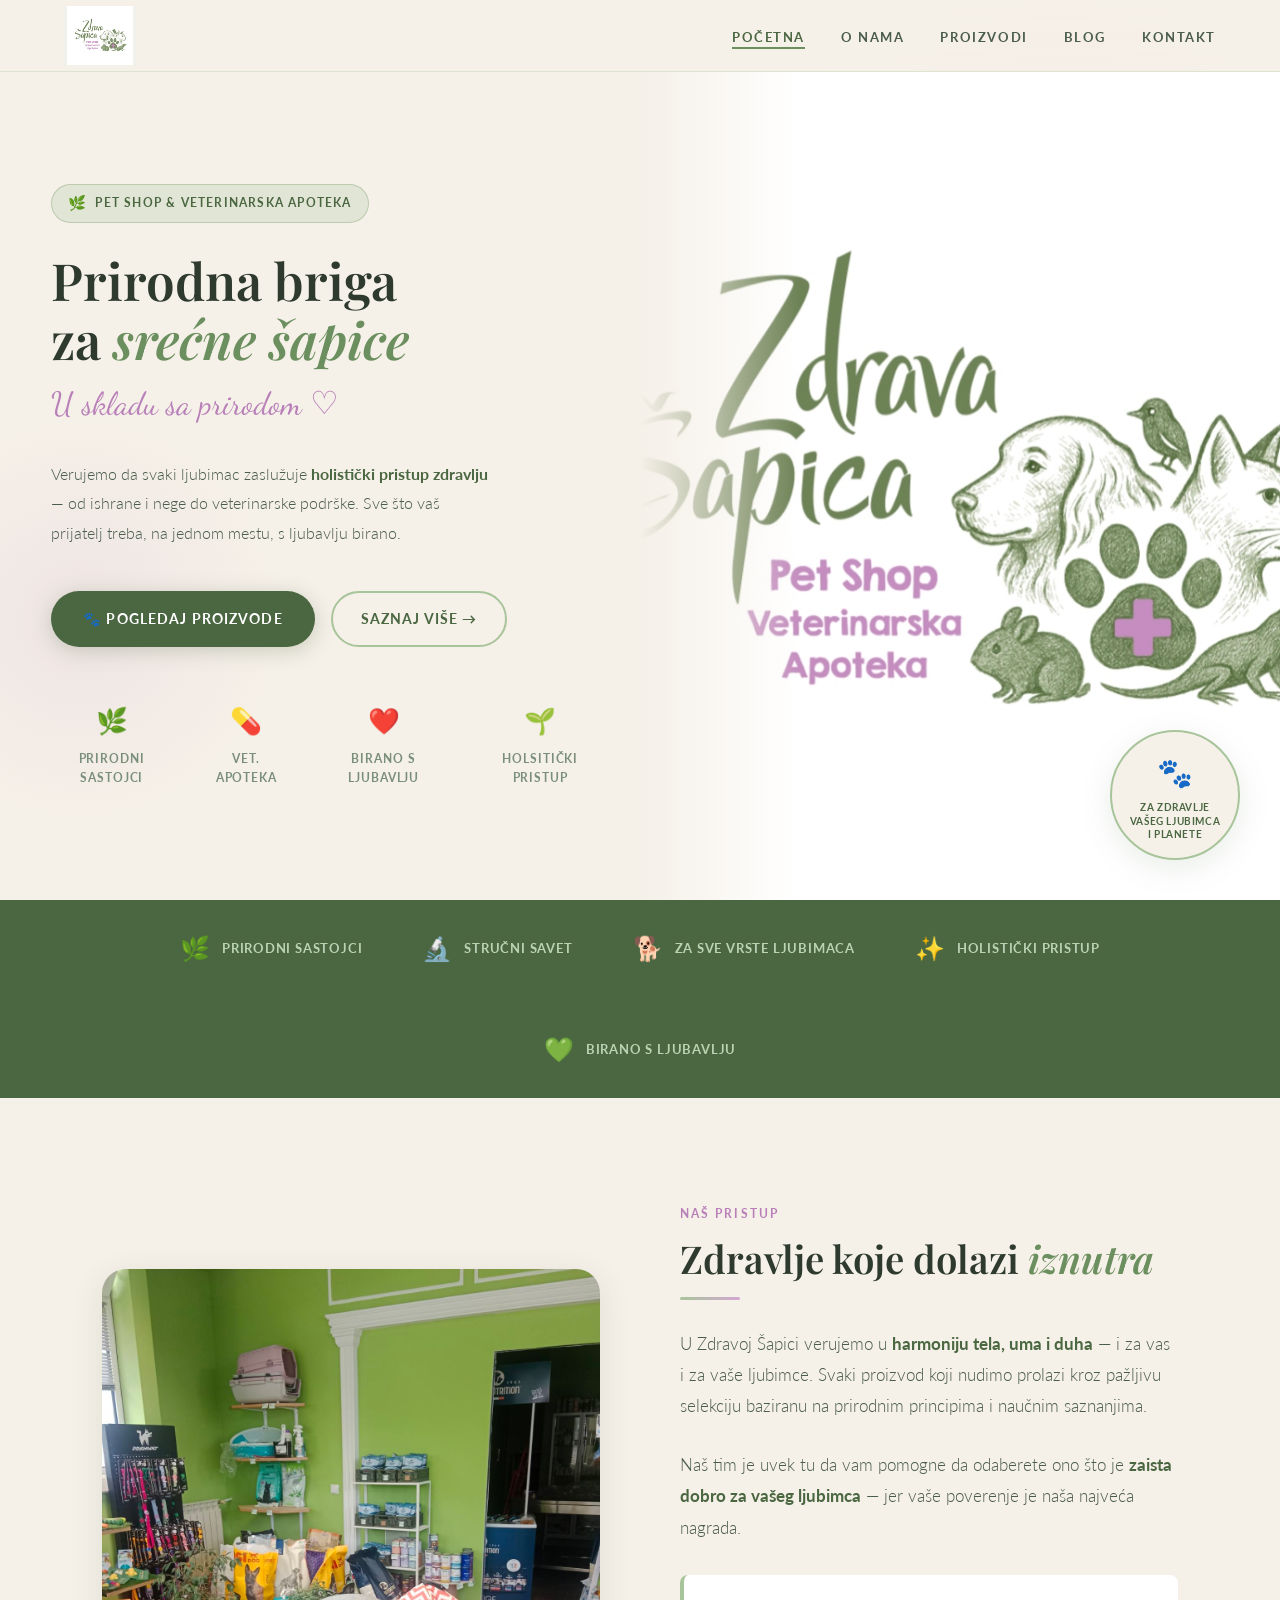
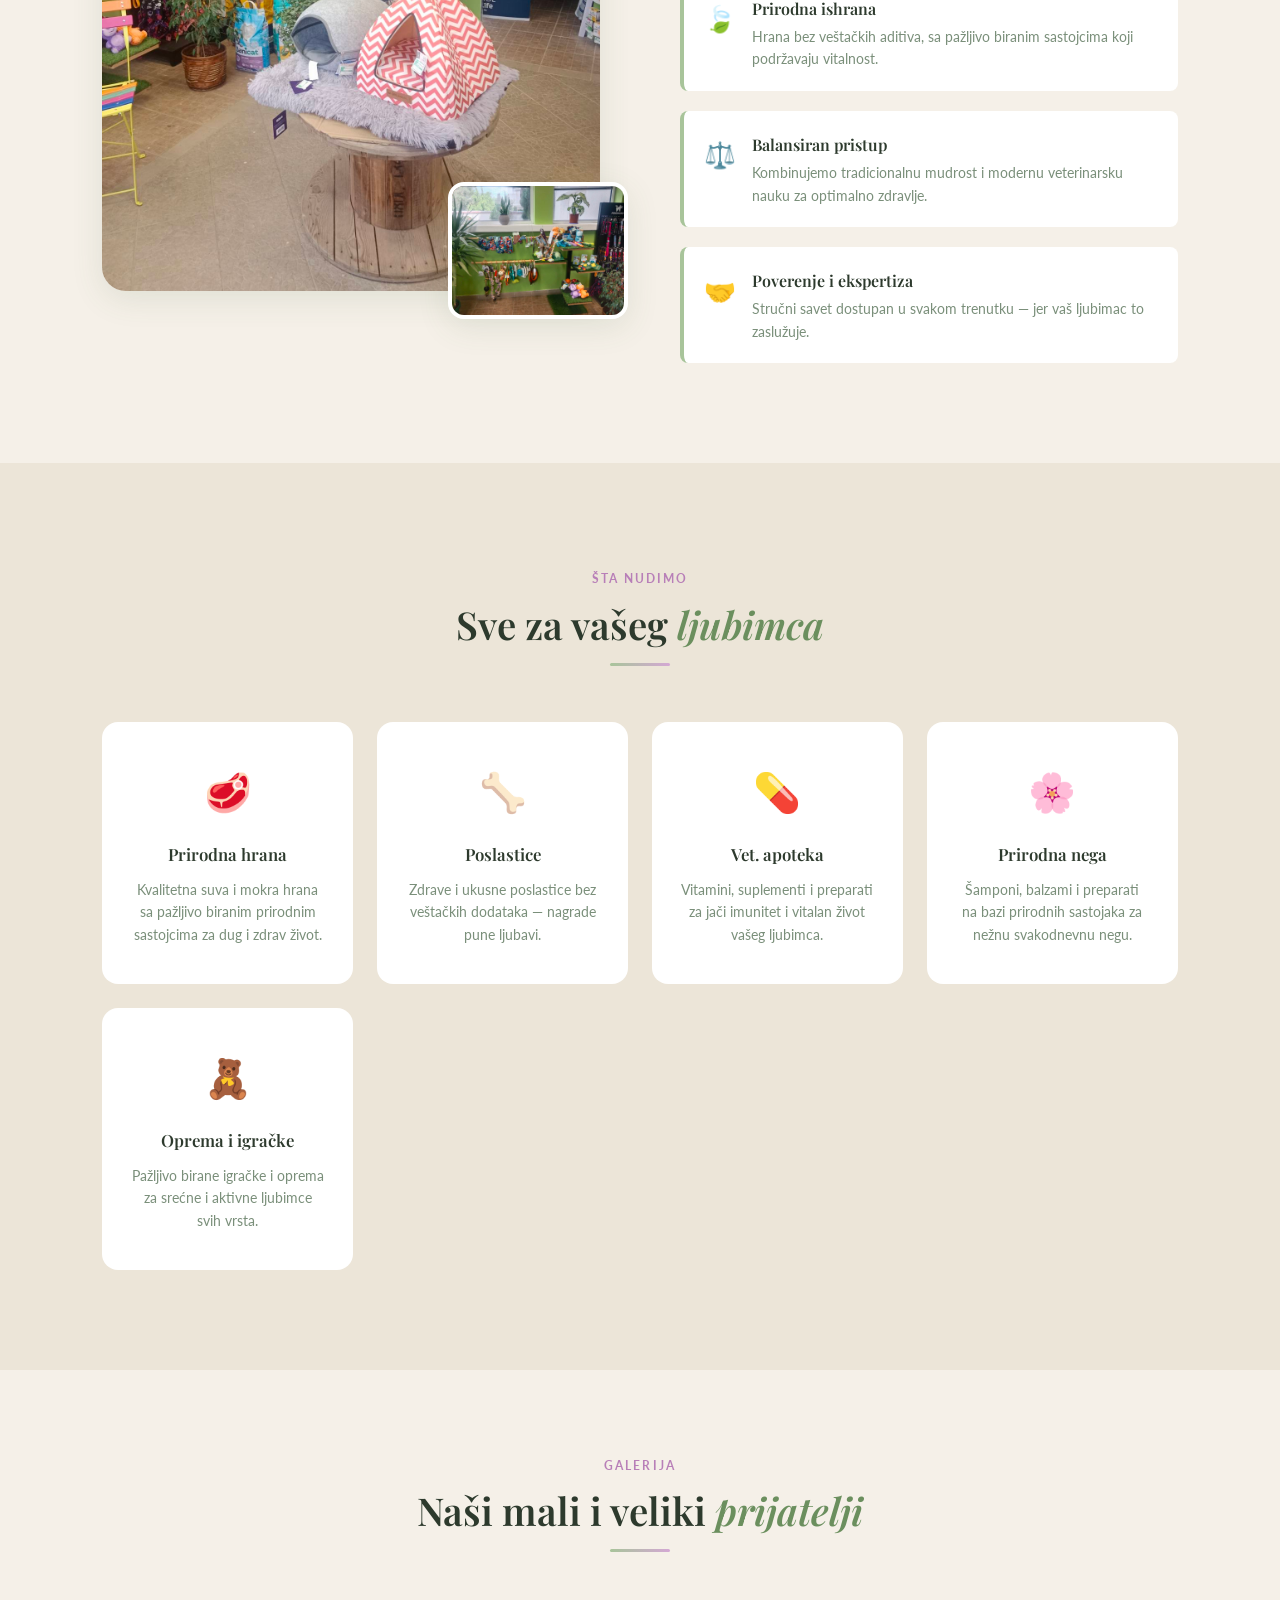
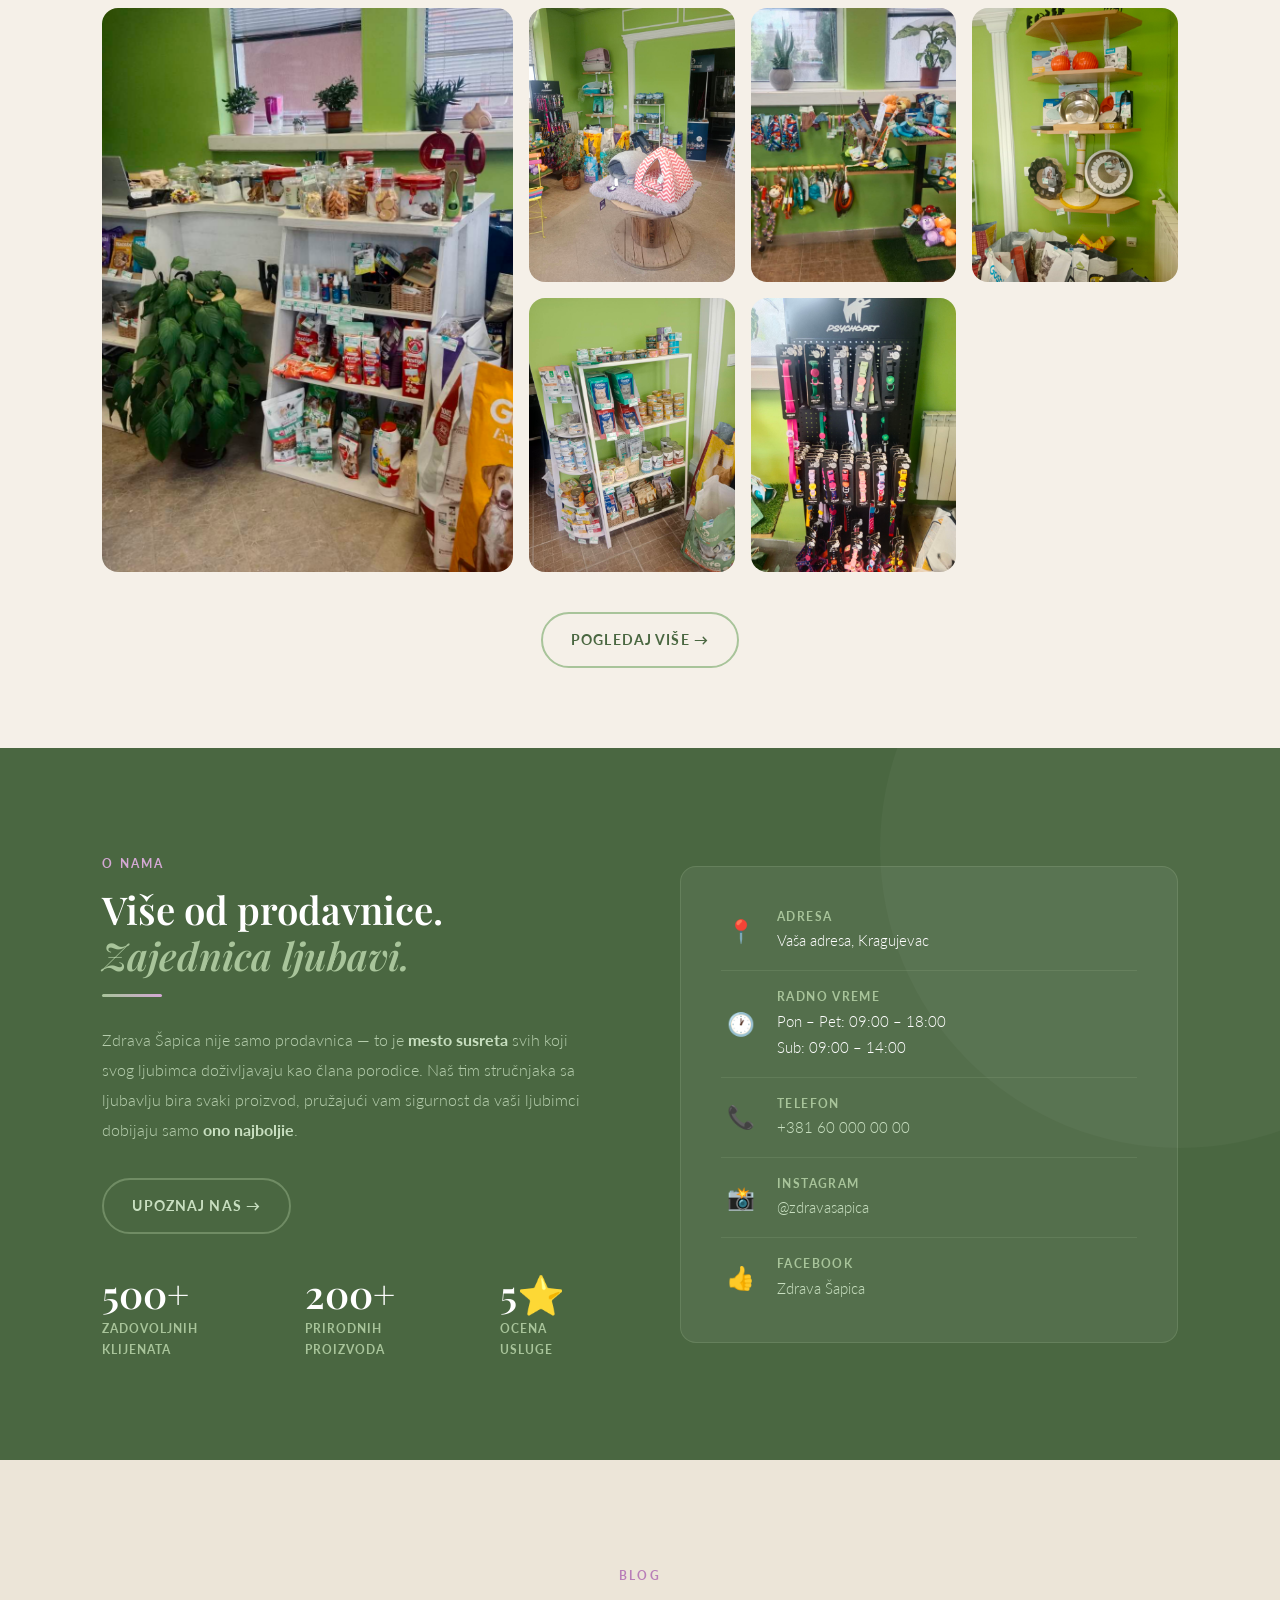
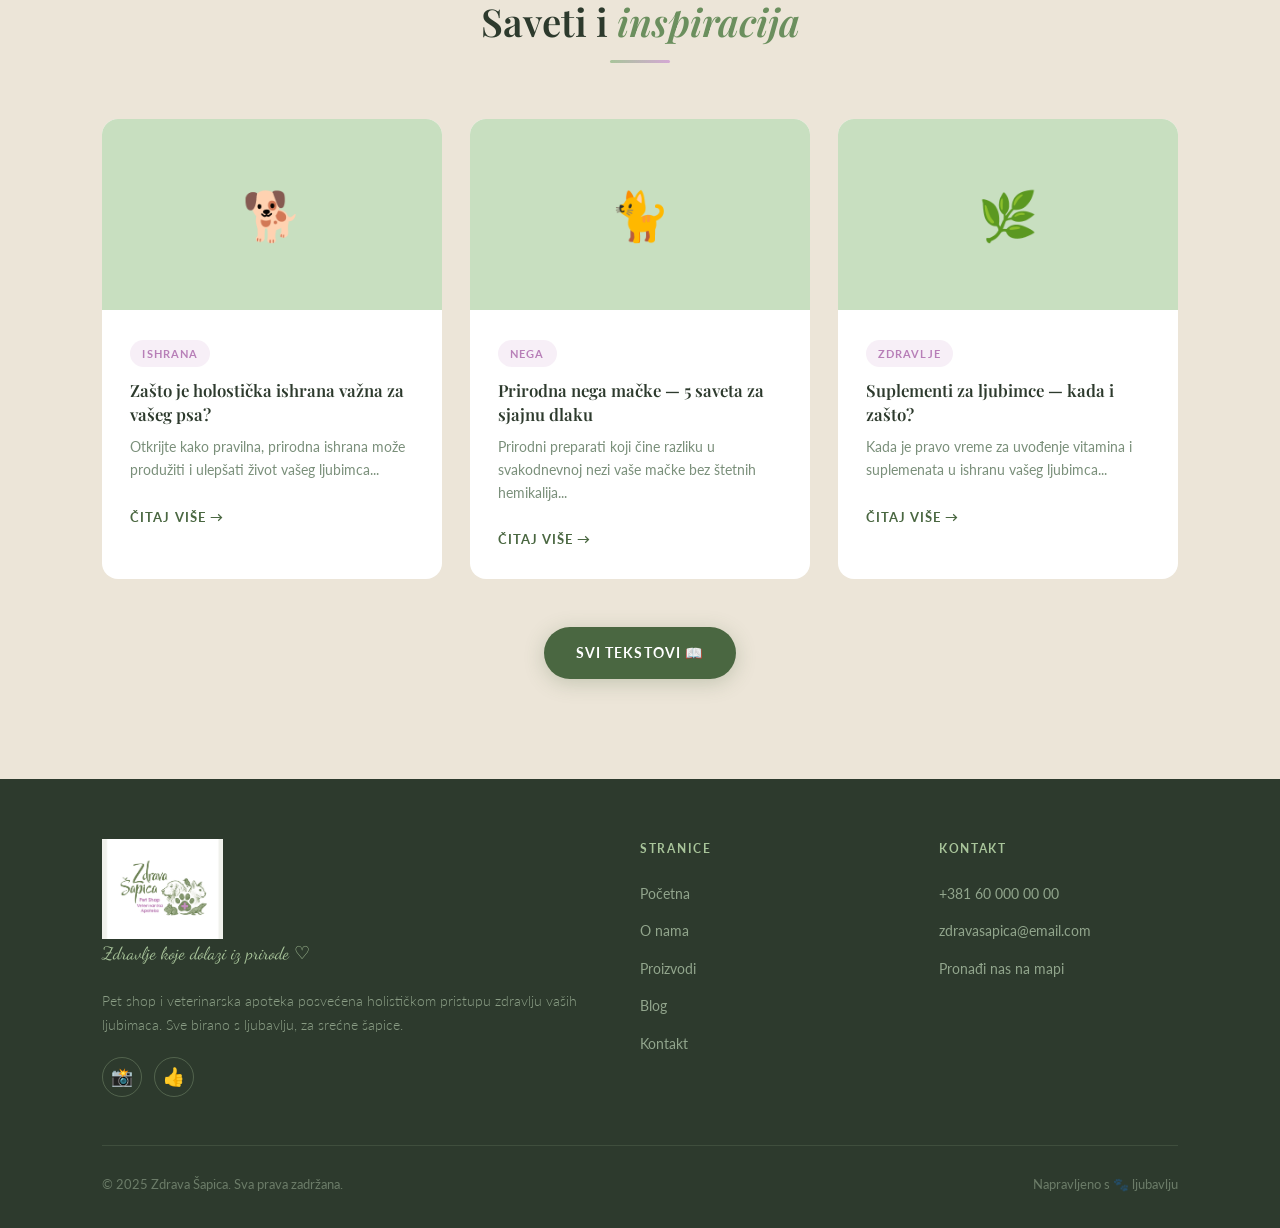
<file: index.html>
<!DOCTYPE html>
<html lang="sr">
<head>
  <meta charset="UTF-8" />
  <meta name="viewport" content="width=device-width, initial-scale=1.0" />
  <title>Zdrava Šapica – Pet Shop & Veterinarska Apoteka</title>
  <link rel="preconnect" href="https://fonts.googleapis.com" />
  <link rel="preconnect" href="https://fonts.gstatic.com" crossorigin />
  <link href="https://fonts.googleapis.com/css2?family=Playfair+Display:ital,wght@0,400;0,600;1,400&family=Lato:wght@300;400;700&family=Dancing+Script:wght@500&display=swap" rel="stylesheet" />
  <link rel="stylesheet" href="./css/index.css" />
  
</head>
<body>
 
  <!-- NAVIGATION -->
  <nav id="navbar">
    <a href="index.html" class="nav-logo">
      <img src="slike/logo.png" alt="Zdrava Šapica logo" />
    </a>
    <ul class="nav-links" id="navLinks">
      <li><a href="index.html" class="active">Početna</a></li>
      <li><a href="o-nama.html">O nama</a></li>
      <li><a href="proizvodi.html">Proizvodi</a></li>
      <li><a href="blog.html">Blog</a></li>
      <li><a href="kontakt.html">Kontakt</a></li>
    </ul>
    <div class="nav-burger" id="navBurger" aria-label="Meni">
      <span></span><span></span><span></span>
    </div>
  </nav>
 
  <!-- HERO -->
  <section class="hero">
    <div class="hero-bg-deco"></div>
    <div class="hero-left">
      <div class="hero-badge">Pet Shop & Veterinarska Apoteka</div>
      <h1 class="hero-title">
        Prirodna briga<br/>za <em>srećne šapice</em>
      </h1>
      <p class="hero-subtitle-script">U skladu sa prirodom ♡</p>
      <p class="hero-desc">
        Verujemo da svaki ljubimac zaslužuje <strong>holistički pristup zdravlju</strong> — od ishrane i nege do veterinarske podrške. Sve što vaš prijatelj treba, na jednom mestu, s ljubavlju birano.
      </p>
      <div class="hero-cta">
        <a href="proizvodi.html" class="btn-primary">🐾 Pogledaj proizvode</a>
        <a href="o-nama.html" class="btn-secondary">Saznaj više →</a>
      </div>
      <div class="hero-trust">
        <div class="trust-item"><div class="trust-icon">🌿</div><div class="trust-label">Prirodni sastojci</div></div>
        <div class="trust-item"><div class="trust-icon">💊</div><div class="trust-label">Vet. apoteka</div></div>
        <div class="trust-item"><div class="trust-icon">❤️</div><div class="trust-label">Birano s ljubavlju</div></div>
        <div class="trust-item"><div class="trust-icon">🌱</div><div class="trust-label">Holsitički pristup</div></div>
      </div>
    </div>
    <div class="hero-right">
      <img src="slike/logo.png" alt="Zdrava Šapica prodavnica" />
      <div class="hero-right-overlay"></div>
      <div class="hero-stamp">
        <div class="stamp-icon">🐾</div>
        <p>Za zdravlje vašeg ljubimca i planete</p>
      </div>
    </div>
  </section>
 
  <!-- FEATURES STRIP -->
  <div class="features-strip">
    <div class="feature-item"><span class="fi-icon">🌿</span><p>Prirodni sastojci</p></div>
    <div class="feature-item"><span class="fi-icon">🔬</span><p>Stručni savet</p></div>
    <div class="feature-item"><span class="fi-icon">🐕</span><p>Za sve vrste ljubimaca</p></div>
    <div class="feature-item"><span class="fi-icon">✨</span><p>Holistički pristup</p></div>
    <div class="feature-item"><span class="fi-icon">💚</span><p>Birano s ljubavlju</p></div>
  </div>
 
  <!-- HOLISTIC SECTION -->
  <section class="holistic">
    <div class="holistic-grid">
      <div class="holistic-visual reveal">
        <div class="holistic-deco-circle"></div>
        <div class="holistic-img-main">
          <img src="slike/slika2.jpeg" alt="Holistički pristup" />
        </div>
        <div class="holistic-img-accent">
          <img src="slike/slika3.jpeg" alt="Prirodna hrana za ljubimce" />
        </div>
      </div>
      <div class="holistic-text reveal">
        <div class="section-header" style="text-align:left; margin-bottom:0;">
          <span class="section-tag">Naš pristup</span>
          <h2 class="section-title">Zdravlje koje dolazi <em>iznutra</em></h2>
          <div class="section-divider" style="margin:16px 0 0;"></div>
        </div>
        <p class="holistic-intro">
          U Zdravoj Šapici verujemo u <strong>harmoniju tela, uma i duha</strong> — i za vas i za vaše ljubimce. Svaki proizvod koji nudimo prolazi kroz pažljivu selekciju baziranu na prirodnim principima i naučnim saznanjima.
        </p>
        <p class="holistic-intro" style="margin-top: 0;">
          Naš tim je uvek tu da vam pomogne da odaberete ono što je <strong>zaista dobro za vašeg ljubimca</strong> — jer vaše poverenje je naša najveća nagrada.
        </p>
        <div class="holistic-pillars">
          <div class="pillar">
            <div class="pillar-icon">🍃</div>
            <div>
              <h4>Prirodna ishrana</h4>
              <p>Hrana bez veštačkih aditiva, sa pažljivo biranim sastojcima koji podržavaju vitalnost.</p>
            </div>
          </div>
          <div class="pillar">
            <div class="pillar-icon">⚖️</div>
            <div>
              <h4>Balansiran pristup</h4>
              <p>Kombinujemo tradicionalnu mudrost i modernu veterinarsku nauku za optimalno zdravlje.</p>
            </div>
          </div>
          <div class="pillar">
            <div class="pillar-icon">🤝</div>
            <div>
              <h4>Poverenje i ekspertiza</h4>
              <p>Stručni savet dostupan u svakom trenutku — jer vaš ljubimac to zaslužuje.</p>
            </div>
          </div>
        </div>
      </div>
    </div>
  </section>
 
  <!-- SERVICES -->
  <section class="services">
    <div class="services-inner">
      <div class="section-header reveal">
        <span class="section-tag">Šta nudimo</span>
        <h2 class="section-title">Sve za vašeg <em>ljubimca</em></h2>
        <div class="section-divider"></div>
      </div>
      <div class="services-grid">
        <div class="service-card reveal">
          <div class="service-icon">🥩</div>
          <h3>Prirodna hrana</h3>
          <p>Kvalitetna suva i mokra hrana sa pažljivo biranim prirodnim sastojcima za dug i zdrav život.</p>
        </div>
        <div class="service-card reveal">
          <div class="service-icon">🦴</div>
          <h3>Poslastice</h3>
          <p>Zdrave i ukusne poslastice bez veštačkih dodataka — nagrade pune ljubavi.</p>
        </div>
        <div class="service-card reveal">
          <div class="service-icon">💊</div>
          <h3>Vet. apoteka</h3>
          <p>Vitamini, suplementi i preparati za jači imunitet i vitalan život vašeg ljubimca.</p>
        </div>
        <div class="service-card reveal">
          <div class="service-icon">🌸</div>
          <h3>Prirodna nega</h3>
          <p>Šamponi, balzami i preparati na bazi prirodnih sastojaka za nežnu svakodnevnu negu.</p>
        </div>
        <div class="service-card reveal">
          <div class="service-icon">🧸</div>
          <h3>Oprema i igračke</h3>
          <p>Pažljivo birane igračke i oprema za srećne i aktivne ljubimce svih vrsta.</p>
        </div>
      </div>
    </div>
  </section>
 
  <!-- GALLERY STRIP -->
  <section class="gallery-strip">
    <div class="gallery-strip-inner">
      <div class="section-header reveal">
        <span class="section-tag">Galerija</span>
        <h2 class="section-title">Naši mali i veliki <em>prijatelji</em></h2>
        <div class="section-divider"></div>
      </div>
      <div class="gallery-grid">
        <div class="gallery-item"><img src="slike/slika1.jpeg" alt="Ljubimac 1" /></div>
        <div class="gallery-item"><img src="slike/slika2.jpeg" alt="Ljubimac 2" /></div>
        <div class="gallery-item"><img src="slike/slika3.jpeg" alt="Ljubimac 3" /></div>
        <div class="gallery-item"><img src="slike/slika4.jpeg" alt="Ljubimac 4" /></div>
        <div class="gallery-item"><img src="slike/slika5.jpeg" alt="Ljubimac 5" /></div>
        <div class="gallery-item"><img src="slike/slika6.jpeg" alt="Ljubimac 6" /></div>
      </div>
      <div class="gallery-cta">
        <a href="o-nama.html" class="btn-secondary">Pogledaj više →</a>
      </div>
    </div>
  </section>
 
  <!-- ABOUT PREVIEW -->
  <section class="about-preview">
    <div class="about-preview-inner">
      <div class="about-preview-text reveal">
        <div class="section-header" style="text-align:left; margin-bottom:0;">
          <span class="section-tag">O nama</span>
          <h2 class="section-title" style="color:white;">Više od prodavnice.<br/><em style="color:var(--green-light);">Zajednica ljubavi.</em></h2>
          <div class="section-divider" style="margin:16px 0 0; background:linear-gradient(to right, var(--green-light), var(--lila-light));"></div>
        </div>
        <p class="about-preview-body">
          Zdrava Šapica nije samo prodavnica — to je <strong>mesto susreta</strong> svih koji svog ljubimca doživljavaju kao člana porodice. Naš tim stručnjaka sa ljubavlju bira svaki proizvod, pružajući vam sigurnost da vaši ljubimci dobijaju samo <strong>ono najboljie</strong>.
        </p>
        <a href="o-nama.html" class="btn-secondary" style="border-color:rgba(168,196,154,0.4); color:var(--mint);">Upoznaj nas →</a>
        <div class="about-stats">
          <div class="stat"><div class="stat-num">500+</div><div class="stat-label">Zadovoljnih klijenata</div></div>
          <div class="stat"><div class="stat-num">200+</div><div class="stat-label">Prirodnih proizvoda</div></div>
          <div class="stat"><div class="stat-num">5⭐</div><div class="stat-label">Ocena usluge</div></div>
        </div>
      </div>
      <div class="about-preview-contact reveal">
        <div class="contact-item">
          <div class="contact-icon">📍</div>
          <div class="contact-info">
            <div class="contact-label">Adresa</div>
            <div class="contact-value">Vaša adresa, Kragujevac</div>
          </div>
        </div>
        <div class="contact-item">
          <div class="contact-icon">🕐</div>
          <div class="contact-info">
            <div class="contact-label">Radno vreme</div>
            <div class="contact-value">Pon – Pet: 09:00 – 18:00<br/>Sub: 09:00 – 14:00</div>
          </div>
        </div>
        <div class="contact-item">
          <div class="contact-icon">📞</div>
          <div class="contact-info">
            <div class="contact-label">Telefon</div>
            <div class="contact-value"><a href="tel:+381600000000">+381 60 000 00 00</a></div>
          </div>
        </div>
        <div class="contact-item">
          <div class="contact-icon">📸</div>
          <div class="contact-info">
            <div class="contact-label">Instagram</div>
            <div class="contact-value"><a href="https://instagram.com/" target="_blank">@zdravasapica</a></div>
          </div>
        </div>
        <div class="contact-item">
          <div class="contact-icon">👍</div>
          <div class="contact-info">
            <div class="contact-label">Facebook</div>
            <div class="contact-value"><a href="https://facebook.com/" target="_blank">Zdrava Šapica</a></div>
          </div>
        </div>
      </div>
    </div>
  </section>
 
  <!-- BLOG PREVIEW -->
  <section class="blog-preview">
    <div class="blog-preview-inner">
      <div class="section-header reveal">
        <span class="section-tag">Blog</span>
        <h2 class="section-title">Saveti i <em>inspiracija</em></h2>
        <div class="section-divider"></div>
      </div>
      <div class="blog-grid">
        <div class="blog-card reveal">
          <div class="blog-card-img"><div class="blog-card-img-placeholder">🐕</div></div>
          <div class="blog-card-body">
            <span class="blog-tag">Ishrana</span>
            <h3>Zašto je holostička ishrana važna za vašeg psa?</h3>
            <p>Otkrijte kako pravilna, prirodna ishrana može produžiti i ulepšati život vašeg ljubimca...</p>
            <a href="blog.html" class="blog-read-more">Čitaj više →</a>
          </div>
        </div>
        <div class="blog-card reveal">
          <div class="blog-card-img"><div class="blog-card-img-placeholder">🐈</div></div>
          <div class="blog-card-body">
            <span class="blog-tag">Nega</span>
            <h3>Prirodna nega mačke — 5 saveta za sjajnu dlaku</h3>
            <p>Prirodni preparati koji čine razliku u svakodnevnoj nezi vaše mačke bez štetnih hemikalija...</p>
            <a href="blog.html" class="blog-read-more">Čitaj više →</a>
          </div>
        </div>
        <div class="blog-card reveal">
          <div class="blog-card-img"><div class="blog-card-img-placeholder">🌿</div></div>
          <div class="blog-card-body">
            <span class="blog-tag">Zdravlje</span>
            <h3>Suplementi za ljubimce — kada i zašto?</h3>
            <p>Kada je pravo vreme za uvođenje vitamina i suplemenata u ishranu vašeg ljubimca...</p>
            <a href="blog.html" class="blog-read-more">Čitaj više →</a>
          </div>
        </div>
      </div>
      <div class="blog-footer">
        <a href="blog.html" class="btn-primary">Svi tekstovi 📖</a>
      </div>
    </div>
  </section>
 
  <!-- FOOTER -->
  <footer>
    <div class="footer-inner">
      <div class="footer-brand">
        <div class="footer-logo"><img src="./slike/logo.png" alt="Zdrava Šapica" /></div>
        <p class="footer-tagline">Zdravlje koje dolazi iz prirode ♡</p>
        <p class="footer-desc">Pet shop i veterinarska apoteka posvećena holističkom pristupu zdravlju vaših ljubimaca. Sve birano s ljubavlju, za srećne šapice.</p>
        <div class="footer-social">
          <a href="https://instagram.com/" target="_blank" class="social-btn" title="Instagram">📸</a>
          <a href="https://facebook.com/" target="_blank" class="social-btn" title="Facebook">👍</a>
        </div>
      </div>
      <div class="footer-nav">
        <h4>Stranice</h4>
        <ul>
          <li><a href="index.html">Početna</a></li>
          <li><a href="o-nama.html">O nama</a></li>
          <li><a href="proizvodi.html">Proizvodi</a></li>
          <li><a href="blog.html">Blog</a></li>
          <li><a href="kontakt.html">Kontakt</a></li>
        </ul>
      </div>
      <div class="footer-nav">
        <h4>Kontakt</h4>
        <ul>
          <li><a href="tel:+381600000000">+381 60 000 00 00</a></li>
          <li><a href="mailto:zdravasapica@email.com">zdravasapica@email.com</a></li>
          <li><a href="kontakt.html">Pronađi nas na mapi</a></li>
        </ul>
      </div>
    </div>
    <div class="footer-bottom">
      <p>© 2025 Zdrava Šapica. Sva prava zadržana.</p>
      <p>Napravljeno s 🐾 ljubavlju</p>
    </div>
  </footer>
 
  <script>
    // Navbar scroll effect
    const navbar = document.getElementById('navbar');
    window.addEventListener('scroll', () => {
      navbar.classList.toggle('scrolled', window.scrollY > 20);
    });
 
    // Mobile burger menu
    const burger = document.getElementById('navBurger');
    const navLinks = document.getElementById('navLinks');
    burger.addEventListener('click', () => {
      navLinks.classList.toggle('open');
    });
 
    // Scroll reveal
    const reveals = document.querySelectorAll('.reveal');
    const observer = new IntersectionObserver((entries) => {
      entries.forEach(entry => {
        if (entry.isIntersecting) {
          entry.target.classList.add('visible');
          observer.unobserve(entry.target);
        }
      });
    }, { threshold: 0.12 });
    reveals.forEach(el => observer.observe(el));
  </script>
</body>
</html>
</file>
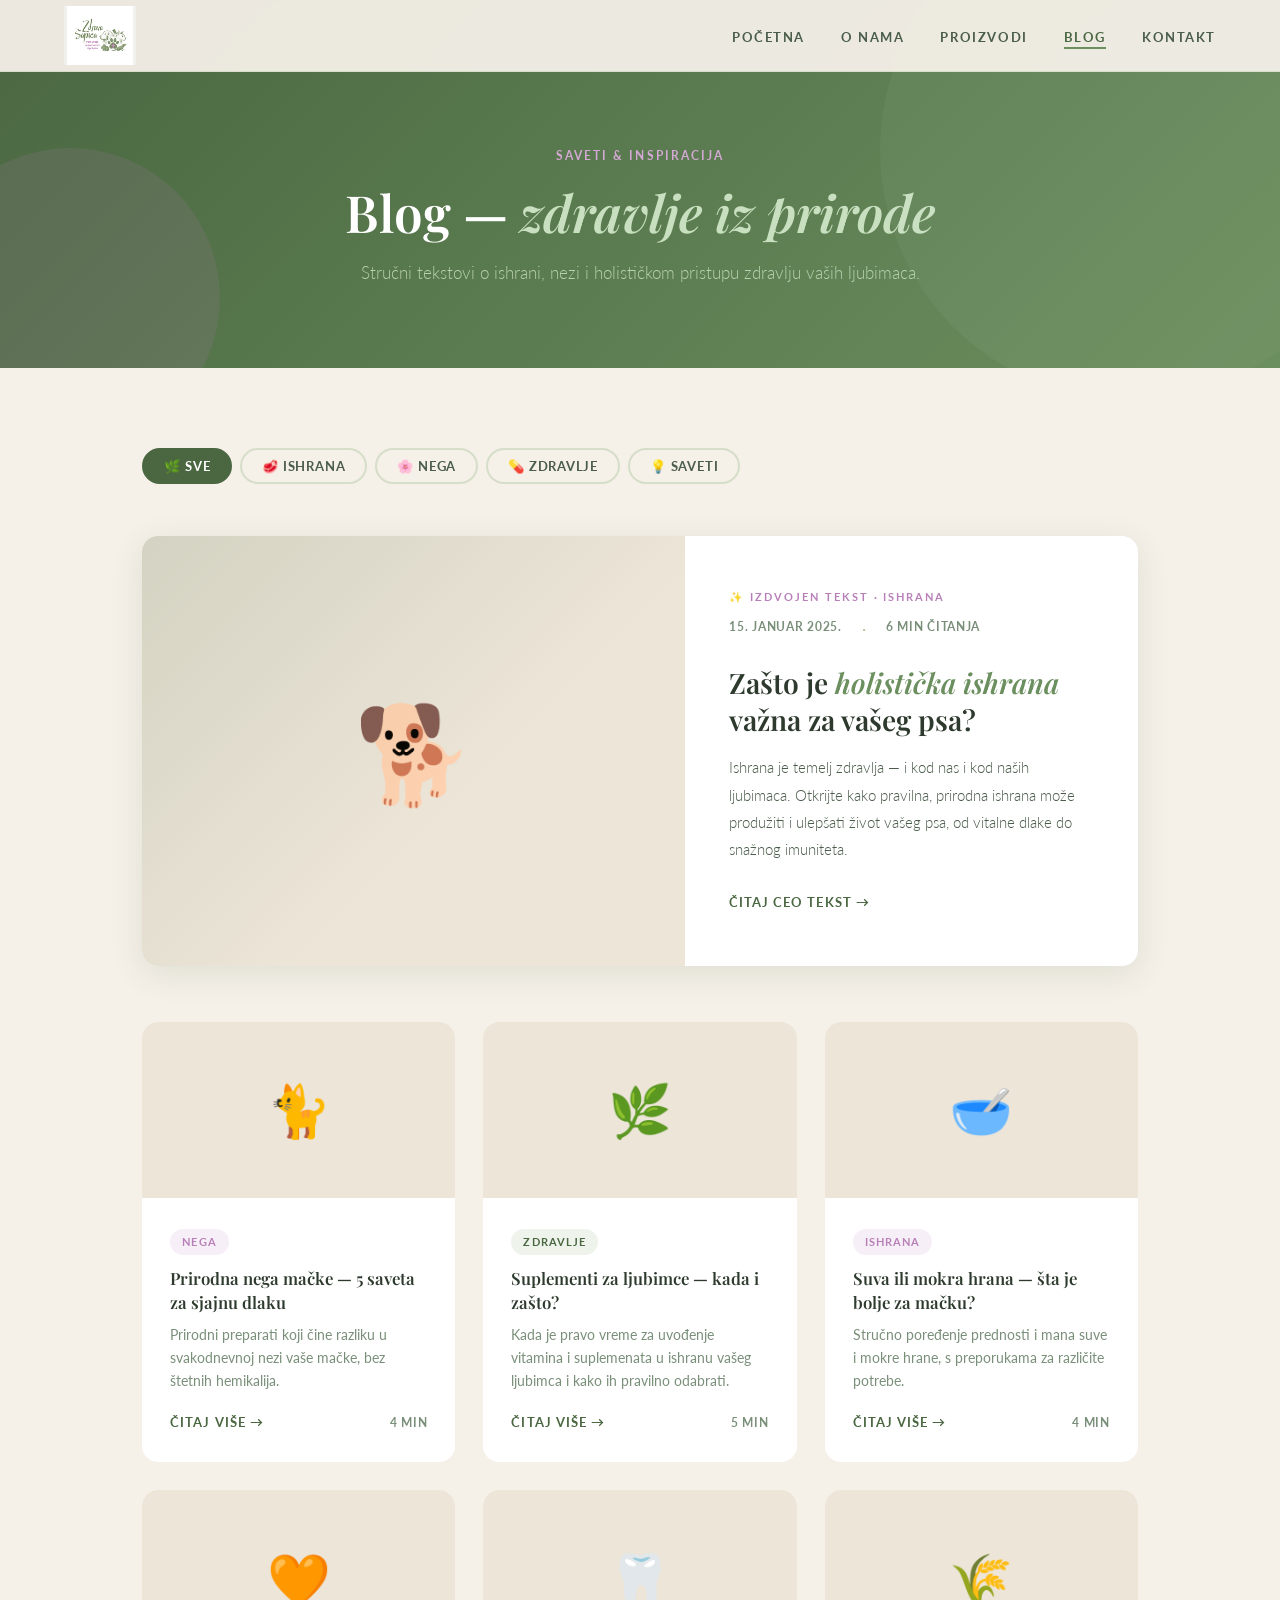
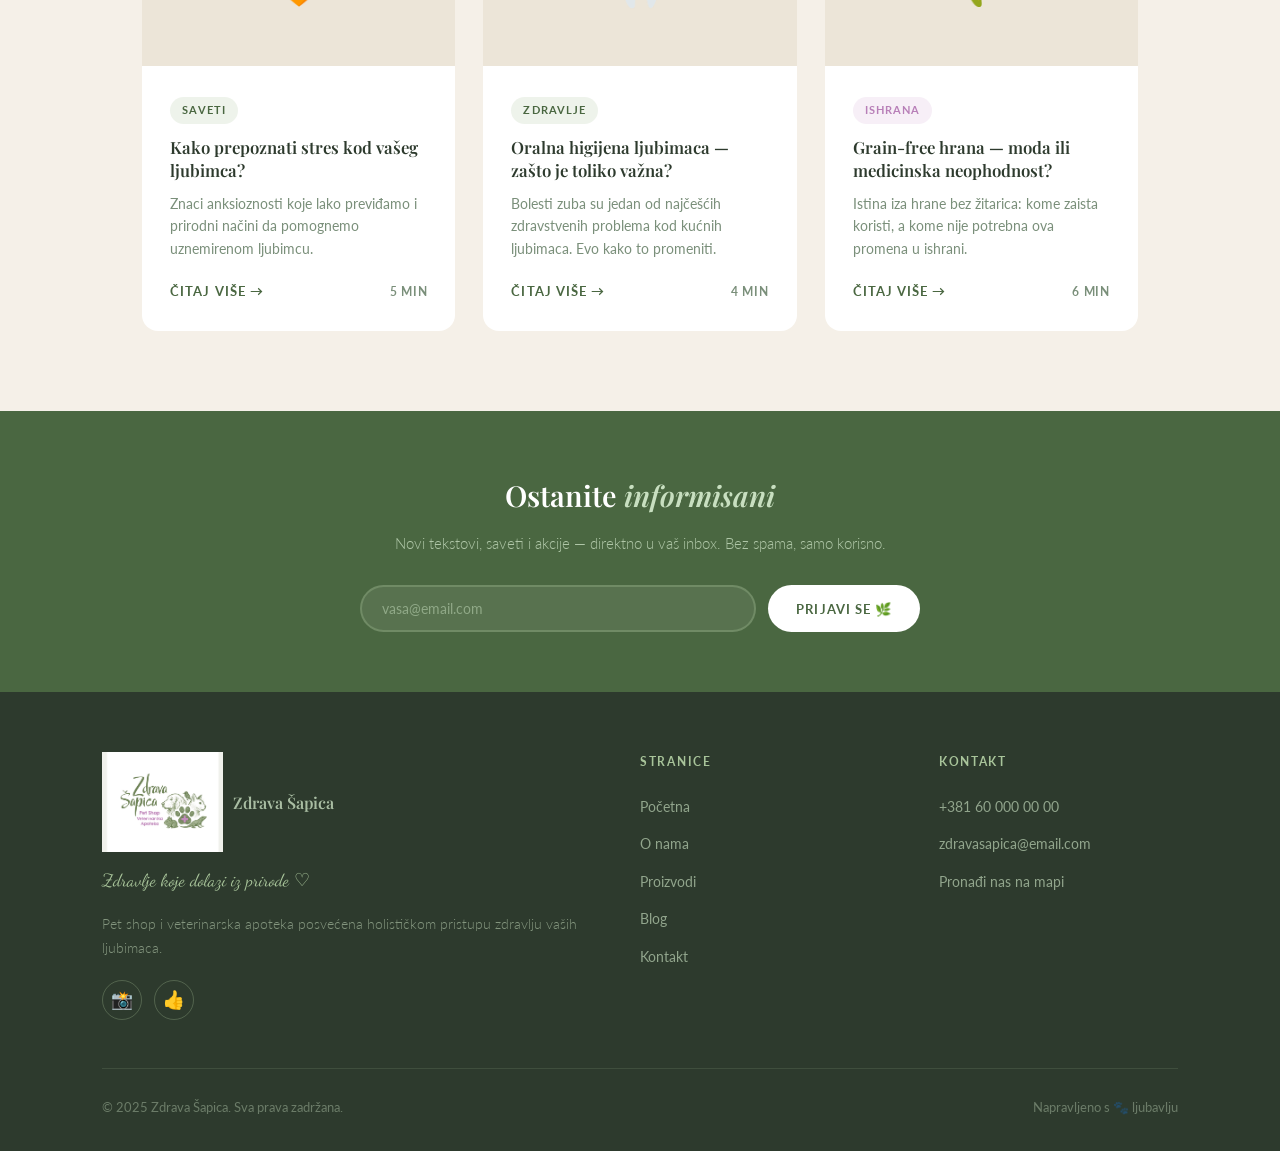
<file: blog.html>
<!DOCTYPE html>
<html lang="sr">
<head>
  <meta charset="UTF-8" />
  <meta name="viewport" content="width=device-width, initial-scale=1.0" />
  <title>Blog – Zdrava Šapica</title>
  <link rel="preconnect" href="https://fonts.googleapis.com" />
  <link rel="preconnect" href="https://fonts.gstatic.com" crossorigin />
  <link href="https://fonts.googleapis.com/css2?family=Playfair+Display:ital,wght@0,400;0,600;1,400&family=Lato:wght@300;400;700&family=Dancing+Script:wght@500&display=swap" rel="stylesheet" />
  <link rel="stylesheet" href="./style.css" />
  <style>
    /* ===== BLOG GRID PAGE ===== */
    .blog-main {
      padding: 80px 8%;
      max-width: 1200px;
      margin: 0 auto;
    }

    /* Filter tabs */
    .blog-filter {
      display: flex; gap: 8px; flex-wrap: wrap;
      margin-bottom: 52px;
    }
    .blog-filter-btn {
      padding: 8px 20px; border-radius: 50px;
      border: 2px solid rgba(168,196,154,0.4);
      background: transparent; color: var(--text-mid);
      font-family: 'Lato', sans-serif; font-size: 0.82rem;
      font-weight: 700; letter-spacing: 0.06em; text-transform: uppercase;
      cursor: pointer; transition: all 0.25s;
    }
    .blog-filter-btn:hover { border-color: var(--green-mid); color: var(--green-dark); }
    .blog-filter-btn.active { background: var(--green-dark); border-color: var(--green-dark); color: white; }

    /* Featured article */
    .blog-featured {
      display: grid; grid-template-columns: 1.2fr 1fr;
      gap: 0; border-radius: var(--radius);
      overflow: hidden; box-shadow: var(--shadow);
      margin-bottom: 56px; background: var(--white);
      transition: transform 0.3s, box-shadow 0.3s;
      cursor: pointer;
    }
    .blog-featured:hover { transform: translateY(-4px); box-shadow: 0 16px 48px rgba(74,103,65,0.18); }
    .blog-featured-img {
      background: var(--cream-dark);
      display: flex; align-items: center; justify-content: center;
      font-size: 6rem; min-height: 400px; position: relative; overflow: hidden;
    }
    .blog-featured-img::after {
      content: '';
      position: absolute; inset: 0;
      background: linear-gradient(135deg, rgba(74,103,65,0.15) 0%, transparent 60%);
    }
    .blog-featured-body {
      padding: 52px 44px;
      display: flex; flex-direction: column; justify-content: center;
    }
    .blog-featured-label {
      font-size: 0.68rem; font-weight: 700; letter-spacing: 0.18em;
      text-transform: uppercase; color: var(--lila); margin-bottom: 8px;
    }
    .blog-featured-body h2 {
      font-family: 'Playfair Display', serif;
      font-size: clamp(1.4rem, 2.2vw, 2rem);
      font-weight: 600; color: var(--text-dark);
      line-height: 1.3; margin-bottom: 16px;
    }
    .blog-featured-body h2 em { font-style: italic; color: var(--green-mid); }
    .blog-featured-body p {
      font-size: 0.95rem; color: var(--text-mid);
      line-height: 1.8; font-weight: 300; margin-bottom: 28px;
    }
    .blog-meta {
      display: flex; align-items: center; gap: 20px;
      margin-bottom: 24px;
    }
    .blog-meta-item {
      font-size: 0.75rem; color: var(--text-light);
      font-weight: 700; letter-spacing: 0.06em;
      text-transform: uppercase;
    }
    .blog-meta-dot { color: var(--green-light); }

    /* Articles grid */
    .blog-grid {
      display: grid; grid-template-columns: repeat(3, 1fr);
      gap: 28px;
    }
    .blog-card {
      background: var(--white); border-radius: var(--radius);
      overflow: hidden; transition: transform 0.3s, box-shadow 0.3s;
      cursor: pointer;
    }
    .blog-card:hover { transform: translateY(-6px); box-shadow: var(--shadow); }
    .blog-card-img {
      aspect-ratio: 16/9; background: var(--cream-dark);
      display: flex; align-items: center; justify-content: center;
      font-size: 3.2rem; overflow: hidden; position: relative;
    }
    .blog-card-body { padding: 28px; }
    .blog-tag {
      display: inline-block;
      background: rgba(184,127,184,0.12); color: var(--lila);
      font-size: 0.68rem; font-weight: 700;
      letter-spacing: 0.1em; text-transform: uppercase;
      padding: 4px 12px; border-radius: 50px; margin-bottom: 12px;
    }
    .blog-tag.green { background: rgba(168,196,154,0.2); color: var(--green-dark); }
    .blog-card h3 {
      font-family: 'Playfair Display', serif;
      font-size: 1.05rem; font-weight: 600;
      color: var(--text-dark); line-height: 1.4; margin-bottom: 10px;
    }
    .blog-card p { font-size: 0.86rem; color: var(--text-light); line-height: 1.65; margin-bottom: 20px; }
    .blog-card-footer {
      display: flex; align-items: center; justify-content: space-between;
    }
    .blog-read-more {
      display: inline-flex; align-items: center; gap: 6px;
      font-size: 0.8rem; font-weight: 700;
      letter-spacing: 0.08em; text-transform: uppercase;
      color: var(--green-dark); transition: gap 0.3s;
    }
    .blog-read-more:hover { gap: 10px; color: var(--green-mid); }
    .blog-read-time {
      font-size: 0.72rem; color: var(--text-light); font-weight: 700;
      letter-spacing: 0.06em; text-transform: uppercase;
    }

    /* ===== ARTICLE MODAL / FULL READ ===== */
    .article-overlay {
      position: fixed; inset: 0; z-index: 200;
      background: rgba(45,58,45,0.6);
      backdrop-filter: blur(6px);
      opacity: 0; pointer-events: none;
      transition: opacity 0.3s;
      display: flex; align-items: flex-start; justify-content: center;
      padding: 40px 20px; overflow-y: auto;
    }
    .article-overlay.open { opacity: 1; pointer-events: all; }

    .article-modal {
      background: var(--cream); border-radius: 24px;
      max-width: 760px; width: 100%;
      box-shadow: 0 24px 80px rgba(45,58,45,0.25);
      transform: translateY(32px);
      transition: transform 0.4s ease;
      position: relative; overflow: hidden;
    }
    .article-overlay.open .article-modal { transform: translateY(0); }

    .article-close {
      position: absolute; top: 20px; right: 20px; z-index: 10;
      width: 44px; height: 44px; border-radius: 50%;
      background: rgba(245,240,232,0.9);
      border: 1px solid rgba(168,196,154,0.4);
      display: flex; align-items: center; justify-content: center;
      cursor: pointer; font-size: 1.3rem;
      transition: background 0.2s, transform 0.2s;
    }
    .article-close:hover { background: var(--white); transform: rotate(90deg); }

    .article-hero-img {
      height: 280px; background: var(--cream-dark);
      display: flex; align-items: center; justify-content: center;
      font-size: 7rem; position: relative;
    }
    .article-hero-img::after {
      content: ''; position: absolute; bottom: 0; left: 0; right: 0; height: 60px;
      background: linear-gradient(to top, var(--cream), transparent);
    }
    .article-body { padding: 44px 52px 52px; }

    .article-tag { margin-bottom: 12px; }
    .article-title {
      font-family: 'Playfair Display', serif;
      font-size: clamp(1.6rem, 3vw, 2.2rem);
      font-weight: 600; color: var(--text-dark);
      line-height: 1.25; margin-bottom: 16px;
    }
    .article-title em { font-style: italic; color: var(--green-mid); }
    .article-meta { margin-bottom: 32px; padding-bottom: 24px; border-bottom: 2px solid var(--mint); }

    .article-content h3 {
      font-family: 'Playfair Display', serif;
      font-size: 1.2rem; font-weight: 600;
      color: var(--text-dark); margin: 32px 0 12px;
    }
    .article-content h3::before { content: '🌿 '; }
    .article-content p {
      font-size: 0.97rem; color: var(--text-mid);
      line-height: 1.9; font-weight: 300; margin-bottom: 20px;
    }
    .article-content p strong { color: var(--green-dark); font-weight: 700; }
    .article-content ul {
      margin: 0 0 20px 20px;
    }
    .article-content ul li {
      font-size: 0.95rem; color: var(--text-mid);
      line-height: 1.8; font-weight: 300; margin-bottom: 8px;
      padding-left: 8px;
    }
    .article-tip {
      background: rgba(168,196,154,0.18);
      border-left: 4px solid var(--green-mid);
      border-radius: 0 var(--radius-sm) var(--radius-sm) 0;
      padding: 20px 24px; margin: 28px 0;
    }
    .article-tip p { margin: 0; font-size: 0.92rem; }
    .article-tip strong { color: var(--green-dark); }
    .article-script-quote {
      font-family: 'Dancing Script', cursive;
      font-size: 1.5rem; color: var(--lila);
      text-align: center; margin: 32px 0;
    }

    /* Newsletter strip */
    .blog-newsletter {
      background: var(--green-dark); padding: 60px 8%;
      text-align: center;
    }
    .blog-newsletter-inner { max-width: 560px; margin: 0 auto; }
    .blog-newsletter h2 {
      font-family: 'Playfair Display', serif;
      font-size: 1.8rem; color: white;
      font-weight: 600; margin-bottom: 12px;
    }
    .blog-newsletter h2 em { font-style: italic; color: var(--mint); }
    .blog-newsletter p { color: rgba(200,223,192,0.8); font-size: 0.95rem; font-weight: 300; margin-bottom: 28px; }
    .newsletter-form { display: flex; gap: 12px; flex-wrap: wrap; justify-content: center; }
    .newsletter-input {
      flex: 1; min-width: 220px;
      padding: 13px 20px; border-radius: 50px;
      border: 2px solid rgba(168,196,154,0.3);
      background: rgba(255,255,255,0.08);
      color: white; font-family: 'Lato', sans-serif;
      font-size: 0.9rem; outline: none;
      transition: border-color 0.3s;
    }
    .newsletter-input::placeholder { color: rgba(200,223,192,0.5); }
    .newsletter-input:focus { border-color: var(--green-light); }
    .newsletter-btn {
      padding: 13px 28px; border-radius: 50px;
      background: white; color: var(--green-dark);
      border: none; font-family: 'Lato', sans-serif;
      font-size: 0.82rem; font-weight: 700;
      letter-spacing: 0.08em; text-transform: uppercase;
      cursor: pointer; transition: all 0.3s;
    }
    .newsletter-btn:hover { background: var(--mint); transform: translateY(-2px); }

    /* Responsive */
    @media (max-width: 960px) {
      .blog-featured { grid-template-columns: 1fr; }
      .blog-featured-img { min-height: 220px; }
      .blog-grid { grid-template-columns: 1fr 1fr; }
      .article-body { padding: 32px 28px 40px; }
    }
    @media (max-width: 640px) {
      .blog-grid { grid-template-columns: 1fr; }
      .blog-main { padding: 60px 6%; }
    }
  </style>
</head>
<body>

  <!-- NAVIGATION -->
  <nav id="navbar">
    <a href="index.html" class="nav-logo">
      <img src="slike/logo.png" alt="Zdrava Šapica logo" />
      
    </a>
    <ul class="nav-links" id="navLinks">
      <li><a href="index.html">Početna</a></li>
      <li><a href="o-nama.html">O nama</a></li>
      <li><a href="proizvodi.html">Proizvodi</a></li>
      <li><a href="blog.html" class="active">Blog</a></li>
      <li><a href="kontakt.html">Kontakt</a></li>
    </ul>
    <div class="nav-burger" id="navBurger"><span></span><span></span><span></span></div>
  </nav>

  <!-- PAGE HERO -->
  <section class="page-hero">
    <span class="page-hero-tag">Saveti & inspiracija</span>
    <h1>Blog — <em>zdravlje iz prirode</em></h1>
    <p>Stručni tekstovi o ishrani, nezi i holističkom pristupu zdravlju vaših ljubimaca.</p>
  </section>

  <!-- BLOG CONTENT -->
  <div class="blog-main">

    <!-- Filter -->
    <div class="blog-filter reveal">
      <button class="blog-filter-btn active" onclick="filterBlog('sve', this)">🌿 Sve</button>
      <button class="blog-filter-btn" onclick="filterBlog('ishrana', this)">🥩 Ishrana</button>
      <button class="blog-filter-btn" onclick="filterBlog('nega', this)">🌸 Nega</button>
      <button class="blog-filter-btn" onclick="filterBlog('zdravlje', this)">💊 Zdravlje</button>
      <button class="blog-filter-btn" onclick="filterBlog('saveti', this)">💡 Saveti</button>
    </div>

    <!-- Featured -->
    <div class="blog-featured reveal" data-tag="ishrana" onclick="openArticle('holisticka-ishrana')">
      <div class="blog-featured-img">🐕</div>
      <div class="blog-featured-body">
        <div class="blog-featured-label">✨ Izdvojen tekst · Ishrana</div>
        <div class="blog-meta">
          <span class="blog-meta-item">15. januar 2025.</span>
          <span class="blog-meta-dot">·</span>
          <span class="blog-meta-item">6 min čitanja</span>
        </div>
        <h2>Zašto je <em>holistička ishrana</em> važna za vašeg psa?</h2>
        <p>Ishrana je temelj zdravlja — i kod nas i kod naših ljubimaca. Otkrijte kako pravilna, prirodna ishrana može produžiti i ulepšati život vašeg psa, od vitalne dlake do snažnog imuniteta.</p>
        <span class="blog-read-more">Čitaj ceo tekst →</span>
      </div>
    </div>

    <!-- Grid -->
    <div class="blog-grid">

      <div class="blog-card reveal" data-tag="nega" onclick="openArticle('nega-macke')">
        <div class="blog-card-img">🐈</div>
        <div class="blog-card-body">
          <span class="blog-tag">Nega</span>
          <h3>Prirodna nega mačke — 5 saveta za sjajnu dlaku</h3>
          <p>Prirodni preparati koji čine razliku u svakodnevnoj nezi vaše mačke, bez štetnih hemikalija.</p>
          <div class="blog-card-footer">
            <span class="blog-read-more">Čitaj više →</span>
            <span class="blog-read-time">4 min</span>
          </div>
        </div>
      </div>

      <div class="blog-card reveal" data-tag="zdravlje" onclick="openArticle('suplementi')">
        <div class="blog-card-img">🌿</div>
        <div class="blog-card-body">
          <span class="blog-tag green">Zdravlje</span>
          <h3>Suplementi za ljubimce — kada i zašto?</h3>
          <p>Kada je pravo vreme za uvođenje vitamina i suplemenata u ishranu vašeg ljubimca i kako ih pravilno odabrati.</p>
          <div class="blog-card-footer">
            <span class="blog-read-more">Čitaj više →</span>
            <span class="blog-read-time">5 min</span>
          </div>
        </div>
      </div>

      <div class="blog-card reveal" data-tag="ishrana" onclick="openArticle('mokra-hrana')">
        <div class="blog-card-img">🥣</div>
        <div class="blog-card-body">
          <span class="blog-tag">Ishrana</span>
          <h3>Suva ili mokra hrana — šta je bolje za mačku?</h3>
          <p>Stručno poređenje prednosti i mana suve i mokre hrane, s preporukama za različite potrebe.</p>
          <div class="blog-card-footer">
            <span class="blog-read-more">Čitaj više →</span>
            <span class="blog-read-time">4 min</span>
          </div>
        </div>
      </div>

      <div class="blog-card reveal" data-tag="saveti" onclick="openArticle('stres-ljubimci')">
        <div class="blog-card-img">🧡</div>
        <div class="blog-card-body">
          <span class="blog-tag green">Saveti</span>
          <h3>Kako prepoznati stres kod vašeg ljubimca?</h3>
          <p>Znaci anksioznosti koje lako previđamo i prirodni načini da pomognemo uznemirenom ljubimcu.</p>
          <div class="blog-card-footer">
            <span class="blog-read-more">Čitaj više →</span>
            <span class="blog-read-time">5 min</span>
          </div>
        </div>
      </div>

      <div class="blog-card reveal" data-tag="zdravlje" onclick="openArticle('zubi-ljubimci')">
        <div class="blog-card-img">🦷</div>
        <div class="blog-card-body">
          <span class="blog-tag green">Zdravlje</span>
          <h3>Oralna higijena ljubimaca — zašto je toliko važna?</h3>
          <p>Bolesti zuba su jedan od najčešćih zdravstvenih problema kod kućnih ljubimaca. Evo kako to promeniti.</p>
          <div class="blog-card-footer">
            <span class="blog-read-more">Čitaj više →</span>
            <span class="blog-read-time">4 min</span>
          </div>
        </div>
      </div>

      <div class="blog-card reveal" data-tag="ishrana" onclick="openArticle('grain-free')">
        <div class="blog-card-img">🌾</div>
        <div class="blog-card-body">
          <span class="blog-tag">Ishrana</span>
          <h3>Grain-free hrana — moda ili medicinska neophodnost?</h3>
          <p>Istina iza hrane bez žitarica: kome zaista koristi, a kome nije potrebna ova promena u ishrani.</p>
          <div class="blog-card-footer">
            <span class="blog-read-more">Čitaj više →</span>
            <span class="blog-read-time">6 min</span>
          </div>
        </div>
      </div>

    </div>
  </div>

  <!-- NEWSLETTER -->
  <div class="blog-newsletter">
    <div class="blog-newsletter-inner reveal">
      <h2>Ostanite <em>informisani</em></h2>
      <p>Novi tekstovi, saveti i akcije — direktno u vaš inbox. Bez spama, samo korisno.</p>
      <div class="newsletter-form">
        <input class="newsletter-input" type="email" placeholder="vasa@email.com" />
        <button class="newsletter-btn">Prijavi se 🌿</button>
      </div>
    </div>
  </div>

  <!-- ===== ARTICLE OVERLAY ===== -->
  <div class="article-overlay" id="articleOverlay" onclick="closeOnBackdrop(event)">
    <div class="article-modal" id="articleModal">
      <button class="article-close" onclick="closeArticle()">✕</button>
      <div id="articleContent"></div>
    </div>
  </div>

  <!-- FOOTER -->
  <footer>
    <div class="footer-inner">
      <div class="footer-brand">
        <div class="footer-logo">
          <img src="slike/logo.png" alt="Zdrava Šapica" />
          <span class="footer-logo-name">Zdrava Šapica</span>
        </div>
        <p class="footer-tagline">Zdravlje koje dolazi iz prirode ♡</p>
        <p class="footer-desc">Pet shop i veterinarska apoteka posvećena holističkom pristupu zdravlju vaših ljubimaca.</p>
        <div class="footer-social">
          <a href="https://instagram.com/" target="_blank" class="social-btn" title="Instagram">📸</a>
          <a href="https://facebook.com/" target="_blank" class="social-btn" title="Facebook">👍</a>
        </div>
      </div>
      <div class="footer-nav">
        <h4>Stranice</h4>
        <ul>
          <li><a href="index.html">Početna</a></li>
          <li><a href="o-nama.html">O nama</a></li>
          <li><a href="proizvodi.html">Proizvodi</a></li>
          <li><a href="blog.html">Blog</a></li>
          <li><a href="kontakt.html">Kontakt</a></li>
        </ul>
      </div>
      <div class="footer-nav">
        <h4>Kontakt</h4>
        <ul>
          <li><a href="tel:+381600000000">+381 60 000 00 00</a></li>
          <li><a href="mailto:zdravasapica@email.com">zdravasapica@email.com</a></li>
          <li><a href="kontakt.html">Pronađi nas na mapi</a></li>
        </ul>
      </div>
    </div>
    <div class="footer-bottom">
      <p>© 2025 Zdrava Šapica. Sva prava zadržana.</p>
      <p>Napravljeno s 🐾 ljubavlju</p>
    </div>
  </footer>

  <script>
    // Navbar scroll
    const navbar = document.getElementById('navbar');
    window.addEventListener('scroll', () => navbar.classList.toggle('scrolled', window.scrollY > 20));
    document.getElementById('navBurger').addEventListener('click', () => document.getElementById('navLinks').classList.toggle('open'));

    // Reveal
    const observer = new IntersectionObserver(entries => entries.forEach(e => { if (e.isIntersecting) { e.target.classList.add('visible'); observer.unobserve(e.target); } }), { threshold: 0.1 });
    document.querySelectorAll('.reveal').forEach(el => observer.observe(el));

    // Blog filter
    function filterBlog(tag, btn) {
      document.querySelectorAll('.blog-filter-btn').forEach(b => b.classList.remove('active'));
      btn.classList.add('active');
      const featured = document.querySelector('.blog-featured');
      const cards = document.querySelectorAll('.blog-card');
      if (tag === 'sve') {
        featured.style.display = '';
        cards.forEach(c => c.style.display = '');
      } else {
        featured.style.display = (featured.dataset.tag === tag) ? '' : 'none';
        cards.forEach(c => c.style.display = (c.dataset.tag === tag) ? '' : 'none');
      }
    }

    // Articles data
    const articles = {
      'holisticka-ishrana': {
        emoji: '🐕',
        tag: 'Ishrana',
        tagClass: '',
        title: 'Zašto je holistička ishrana važna za vašeg psa?',
        date: '15. januar 2025.',
        readTime: '6 min čitanja',
        content: `
          <p>Kada govorimo o holističkoj ishrani za pse, mislimo na pristup koji posmatra celokupno zdravlje životinje — <strong>telo, um i duhovnu ravnotežu</strong> — a ne samo zadovoljavanje osnovnih prehrambenih potreba.</p>

          <h3>Šta znači "holistički pristup"?</h3>
          <p>Holostički pristup ishrani podrazumeva <strong>odabir hrane koja je najbliža prirodnoj dijeti</strong> psa u divljini — bogata proteinima životinjskog porekla, sa minimalnim udelom žitarica i veštačkih aditiva. Ovakva ishrana podržava sve sisteme organizma, od digestivnog do imunološkog.</p>

          <div class="article-tip">
            <p><strong>💡 Ključna razlika:</strong> Konvencionalna hrana zadovoljava minimalne hranidbene norme. Holistička hrana teži optimalnom zdravlju — to je velika razlika u dugotrajnoj vitalnosti psa.</p>
          </div>

          <h3>Benefiti prirodne ishrane</h3>
          <ul>
            <li><strong>Sjajna i gusta dlaka</strong> — zahvaljujući omega-3 i omega-6 masnim kiselinama iz kvalitetnih izvora</li>
            <li><strong>Zdraviji digestivni sistem</strong> — manje nadimanja, regularnije varenje, manje problema s crijevima</li>
            <li><strong>Jači imunitet</strong> — prirodni antioksidansi iz hrane podrže odbrambeni sistem</li>
            <li><strong>Više energije</strong> — proteini visokog kvaliteta osiguravaju stabilnu energiju tokom dana</li>
            <li><strong>Zdraviji zglobovi</strong> — posebno važno za veće i starije rase pasa</li>
          </ul>

          <div class="article-script-quote">"Hrana je najmoćniji lek koji možete dati svom ljubimcu." ♡</div>

          <h3>Na šta obratiti pažnju pri izboru hrane?</h3>
          <p>Pri kupovini hrane za psa, <strong>uvek čitajte deklaraciju</strong>. Meso ili riba treba da budu na prvom mestu liste sastojaka. Izbegavajte hranu koja kao prvu sirovinu navodi žitarice, prehrambene nusproizvode ili "meso u brašnu" bez preciziranja izvora.</p>
          <p>Brendovi poput <strong>Acana, Orijen i Josera</strong> važe za vrh holističke ponude — sa visokim udelom mesa i transparentnim listama sastojaka.</p>

          <h3>Prelaz na novu ishranu</h3>
          <p>Tranzicija treba biti <strong>postepena — 7 do 10 dana</strong>. Počnite sa 25% nove hrane i 75% stare, pa svaki dan povećavajte udeo. Nagli prelaz može uzrokovati digestivne smetnje čak i kod zdravih pasa.</p>

          <div class="article-tip">
            <p><strong>🌿 Naš savet:</strong> Dođite u Zdravu Šapicu — naš tim će vam pomoći da pronađete hranu koja je idealna za rasu, uzrast i zdravstveno stanje vašeg psa. Bez žurbe, bez pritiska.</p>
          </div>
        `
      },
      'nega-macke': {
        emoji: '🐈',
        tag: 'Nega',
        tagClass: '',
        title: 'Prirodna nega mačke — 5 saveta za sjajnu dlaku',
        date: '28. januar 2025.',
        readTime: '4 min čitanja',
        content: `
          <p>Mačke su poznate po svojoj pažljivoj samonezi, ali i one ponekad trebaju malo pomoći — posebno kada je u pitanju zdravlje kože i sjaj dlake. Evo 5 saveta koje možete primeniti već danas.</p>

          <h3>1. Ishrana bogata omega mastnim kiselinama</h3>
          <p>Osnova sjajne dlake dolazi <strong>iznutra</strong>. Hrana bogata omega-3 i omega-6 masnim kiselinama, ili dodavanje ribljeg ulja u obrok, direktno utiče na kvalitet dlake i zdravlje kože. Suva, krljušnjava koža najčešće je signal nutritivnih nedostataka.</p>

          <h3>2. Prirodni šamponi — jednom mesečno</h3>
          <p>Većina mačaka ne treba česta kupanja, ali za dugodlake rase ili mačke s kožnim problemima, kupanje <strong>jednom mesečno</strong> prirodnim šamponom bez parabena i silikona može napraviti veliku razliku. Preporučujemo Iv San Bernard liniju.</p>

          <h3>3. Redovno četkanje</h3>
          <p>Kratko dlake mačke — 2-3 puta nedeljno. Dugo dlake — svaki dan. Četkanje stimuliše cirkulaciju, uklanja mrtvo krzno i <strong>sprečava nastanak čvorića</strong> koji mogu biti bolni i zahtevati stručno uklanjanje.</p>

          <div class="article-tip">
            <p><strong>💡 Trik:</strong> Počnite s četkanjem od malena. Mačke koje su naučene na četkanje kao mačići prihvataju ga kao deo rutine, umesto kao stres.</p>
          </div>

          <h3>4. Kontrola parazita</h3>
          <p>Buhe i grinje su čest uzrok preteranog češanja, lomljive dlake i kožnih iritacija. Redovna <strong>preventivna zaštita</strong> — posebno leti — ključna je za zdravu kožu i dlaku.</p>

          <h3>5. Hidratacija</h3>
          <p>Mačke su evolutivno loši pijači vode, pa je <strong>mokra hrana</strong> ili česma za mačke odličan način da povećate unos tečnosti. Dehidratacija se direktno odražava na kvalitet dlake i kože.</p>

          <div class="article-script-quote">"Sjajna dlaka je ogledalo zdravog unutrašnjosti." ♡</div>
        `
      },
      'suplementi': {
        emoji: '🌿',
        tag: 'Zdravlje',
        tagClass: 'green',
        title: 'Suplementi za ljubimce — kada i zašto?',
        date: '5. februar 2025.',
        readTime: '5 min čitanja',
        content: `
          <p>Suplementi su tema oko koje se mnogi vlasnici pitaju: <strong>"Da li moj ljubimac to zaista treba?"</strong> Odgovor zavisi od starosti, zdravstvenog stanja, rase i ishrane — ali postoje situacije gde suplementacija pravi ogromnu razliku.</p>

          <h3>Kada suplementi nisu potrebni</h3>
          <p>Ako vaš ljubimac jede <strong>visokokvalitetnu, balansiranu hranu</strong> i nema zdravstvenih tegoba, verovatno mu ne trebaju dodaci. Kvalitetna hrana poput Acane ili Orijana već sadrži sve što je potrebno.</p>

          <h3>Kada suplementi pomažu</h3>
          <ul>
            <li><strong>Stariji ljubimci</strong> — glukozamin i hondroitin za zglobove; omega-3 za kognitivnu funkciju</li>
            <li><strong>Nakon bolesti ili operacije</strong> — vitamini B kompleksa, probiotici za oporavak crevne flore</li>
            <li><strong>Kožni i problemi s dlakom</strong> — riblje ulje, biotin, cink</li>
            <li><strong>Anxiozni ljubimci</strong> — L-triptofan, valerijan, magnezijum</li>
            <li><strong>Sportski i radni psi</strong> — elektroliti, aminokiseline, kreatin</li>
          </ul>

          <div class="article-tip">
            <p><strong>⚠️ Važno:</strong> Nikada ne dajte suplementepre nego što se posvetujete sa stručnjakom. Prevelike doze nekih vitamina (A, D, E, K) mogu biti toksične za ljubimce.</p>
          </div>

          <h3>Naše preporuke</h3>
          <p>U Zdravoj Šapici nudimo proverene brendove poput <strong>Canina, NordVet i Beaphar</strong> — sa jasnom deklaracijom i dokazanom efikasnošću. Naš tim će vam preporučiti pravi preparat za konkretnu potrebu vašeg ljubimca.</p>

          <div class="article-script-quote">"Pravi suplement, u pravo vreme — to je mudra preventiva." ♡</div>
        `
      },
      'mokra-hrana': {
        emoji: '🥣',
        tag: 'Ishrana',
        tagClass: '',
        title: 'Suva ili mokra hrana — šta je bolje za mačku?',
        date: '12. februar 2025.',
        readTime: '4 min čitanja',
        content: `
          <p>Ovo je jedno od najčešćih pitanja vlasnika mačaka, i nema jedinstvenog odgovora — ali ima jasnih smernica koje će vam pomoći da donesete pravu odluku za svog ljubimca.</p>

          <h3>Prednosti mokre hrane</h3>
          <ul>
            <li><strong>Visok sadržaj vode (70-80%)</strong> — ključno za mačke koje piju malo, pomaže u prevenciji urinarnih problema</li>
            <li>Viši udeo proteina i manji ugljeni hidrati — bliže prirodnoj dijeti</li>
            <li>Ukusnija za birljive mačke</li>
            <li>Idealna za starije mačke ili one s problemima u ustima</li>
          </ul>

          <h3>Prednosti suve hrane</h3>
          <ul>
            <li><strong>Praktičnost i rok trajanja</strong> — jednostavno doziranje i čuvanje</li>
            <li>Mehanički efekat na zube — blago sprečava nakupljanje kamenca</li>
            <li>Cenovnija po obroku</li>
            <li>Može stajati u zdeli tokom dana (mokra ne može)</li>
          </ul>

          <div class="article-tip">
            <p><strong>💡 Optimalno rešenje:</strong> Kombinirajte — <strong>70% mokra, 30% suva</strong>. Dobijate hidrataciju i praktičnost u jednom. Ovo je zlatni standard koji preporučuju mnogi veterinari.</p>
          </div>

          <h3>Posebne situacije</h3>
          <p>Mačke s urinarnim problemima — <strong>isključivo mokra</strong> hrana ili dijetetska suva s povišenom hidratacijom. Mačke s dijabetesom — suva hrana s niskim GI ili specijalizovana dijeta. Uvek se posavetujte s veterinarom pre promene ishrane kod bolesnih ljubimaca.</p>

          <div class="article-script-quote">"Dobra hrana nije trošak — to je investicija u zdrav i dug život." ♡</div>
        `
      },
      'stres-ljubimci': {
        emoji: '🧡',
        tag: 'Saveti',
        tagClass: 'green',
        title: 'Kako prepoznati stres kod vašeg ljubimca?',
        date: '20. februar 2025.',
        readTime: '5 min čitanja',
        content: `
          <p>Stres kod kućnih ljubimaca je češći nego što mislimo, a simptomi su često suptilni ili ih pogrešno tumačimo kao "loše ponašanje". Prepoznavanje ranih znakova može sprečiti razvoj ozbiljnijih problema.</p>

          <h3>Znaci stresa kod pasa</h3>
          <ul>
            <li>Prekomerno lajanje ili zavijanje</li>
            <li>Destruktivno ponašanje (žvakanje nameštaja, kopanje)</li>
            <li><strong>Preterano češanje ili lizanje</strong> — čak i bez fizičkog uzroka</li>
            <li>Povlačenje, skrivanje, smanjen apetit</li>
            <li>Drhtanje, stajanje sa podvijenim repom</li>
          </ul>

          <h3>Znaci stresa kod mačaka</h3>
          <ul>
            <li>Preterano njeguisanje do gubitka dlake</li>
            <li>Mokrenje van WC kutije</li>
            <li><strong>Promena u apetitu</strong> — prestanak jedenja ili prejedanje</li>
            <li>Agresivnost ili preterana plašljivost</li>
            <li>Sakrivanje tokom dužeg perioda</li>
          </ul>

          <div class="article-tip">
            <p><strong>🌿 Prirodna pomoć:</strong> Beaphar Calming tableti s valerijanum i L-triptofanom mogu značajno smanjiti anksioznost kod ljubimaca. Dostupni su u Zdravoj Šapici.</p>
          </div>

          <h3>Uzroci i rešenja</h3>
          <p>Najčešći uzroci su: <strong>selidba, nova životinja u kući, buka (vatromet, grmljavina), usamljenost i promena rutine</strong>. Rešenja uključuju kreiranje sigurnog skloništa, povećanje fizičke aktivnosti, aromaterapiju (lavanda), i po potrebi veterinarske preparate.</p>

          <div class="article-script-quote">"Miran ljubimac živi duže — i srećniji je." ♡</div>
        `
      },
      'zubi-ljubimci': {
        emoji: '🦷',
        tag: 'Zdravlje',
        tagClass: 'green',
        title: 'Oralna higijena ljubimaca — zašto je toliko važna?',
        date: '1. mart 2025.',
        readTime: '4 min čitanja',
        content: `
          <p>Znate li da <strong>80% pasa starijih od 3 godine ima neku vrstu bolesti zuba</strong>? Oralna higijena je jedan od najzapostavljenijih aspekata brige o ljubimcima, a posledice mogu biti daleko ozbiljnije od lošeg zadaha.</p>

          <h3>Zašto je to toliko važno?</h3>
          <p>Bakterije iz usta mogu dospeti u krvotok i <strong>oštetiti srce, bubrege i jetru</strong>. Parodontalna bolest kod ljubimaca direktno je povezana s kraćim životnim vekom. Ovo nije pretnja — ovo su medicinski dokumentovane činjenice.</p>

          <h3>Kako početi?</h3>
          <ul>
            <li><strong>Četkanje zuba</strong> — idealno svaki dan, sa pastom za ljubimce (nikad humanom!)</li>
            <li><strong>Dentalni gelovi</strong> bez četkice (poput Tropiclean gela) — odlično za mačke i neposlušne pse</li>
            <li><strong>Dentalne poslastice</strong> i igračke koje mehanički čiste zube</li>
            <li><strong>Suva hrana</strong> — abrazivno delovanje granula pomaže u kontroli kamenca</li>
          </ul>

          <div class="article-tip">
            <p><strong>💡 Počnite danas:</strong> Tropiclean Teeth Cleaning Gel je u ponudi Zdrave Šapice — nanesete direktno na zube prstom ili četkicom. Enzimska formula deluje bez trljanja.</p>
          </div>

          <h3>Profesionalno čišćenje</h3>
          <p>Jednom godišnje, veterinarsko profesionalno čišćenje zuba pod anestezijom preporučuje se za pse s izraženim kamencem. Preventiva je uvek bolja i jeftinija od lečenja.</p>

          <div class="article-script-quote">"Zdrava usta — zdrav ljubimac od glave do repa." ♡</div>
        `
      },
      'grain-free': {
        emoji: '🌾',
        tag: 'Ishrana',
        tagClass: '',
        title: 'Grain-free hrana — moda ili medicinska neophodnost?',
        date: '10. mart 2025.',
        readTime: '6 min čitanja',
        content: `
          <p>Grain-free (hrana bez žitarica) postala je jedan od najpopularnijih trendova u pet ishrani. Ali da li svaki pas ili mačka zaista treba ovakvu hranu, ili je to samo marketinška priča?</p>

          <h3>Šta znači "grain-free"?</h3>
          <p>Hrana bez žitarica ne sadrži pšenicu, kukuruz, pirinač, zob ili ječam. Umesto toga, ugljene hidrate obezbeđuju <strong>krompir, grašak, sočivo ili batate</strong>. Važno je razumeti — ovo nije isto što i hrana bez ugljenih hidrata.</p>

          <h3>Kome zaista koristi grain-free?</h3>
          <ul>
            <li><strong>Psi i mačke s alergijama na žitarice</strong> — relativno retko, ali dobro dokumentovano</li>
            <li>Ljubimci s <strong>hroničnim digestivnim problemima</strong> koji ne reaguju na standardnu hranu</li>
            <li>Rase sa <strong>predispozicijom za alergije</strong> — bulldozi, dalmatinci, zlatni retriveri</li>
          </ul>

          <h3>Ko ne treba da menja ishranu?</h3>
          <p>Zdrav pas ili mačka koji dobro podnosi standardnu visokokvalitetnu hranu <strong>nema razloga za promenu</strong>. Šta više, neke studije sugerišu moguću vezu između određenih grain-free formula i srčanih bolesti (DCM) kod pasa — istraživanja su još u toku.</p>

          <div class="article-tip">
            <p><strong>⚠️ Naš stav:</strong> Grain-free hrana je odlično rešenje kada postoji medicinska indikacija. Ali ne menjajte ishranu bez konsultacije — dođite u Zdravu Šapicu i porazgovarajmo o specifičnim potrebama vašeg ljubimca.</p>
          </div>

          <h3>Kako prepoznati alergiju na žitarice?</h3>
          <p>Simptomi uključuju: <strong>hronično svrbenje, crvena i upalna koža, česti otitisi, mekana stolica</strong>. Pravi test je eliminacijska dijeta pod veterinarskim nadzorom — jedini pouzdani način dijagnoze prehrambene alergije.</p>

          <div class="article-script-quote">"Svaki ljubimac je jedinstven — i njegova ishrana treba da bude." ♡</div>
        `
      }
    };

    function openArticle(id) {
      const a = articles[id];
      if (!a) return;
      document.getElementById('articleContent').innerHTML = `
        <div class="article-hero-img">${a.emoji}</div>
        <div class="article-body">
          <span class="blog-tag ${a.tagClass} article-tag">${a.tag}</span>
          <h1 class="article-title">${a.title}</h1>
          <div class="article-meta blog-meta">
            <span class="blog-meta-item">${a.date}</span>
            <span class="blog-meta-dot">·</span>
            <span class="blog-meta-item">${a.readTime}</span>
          </div>
          <div class="article-content">${a.content}</div>
        </div>
      `;
      document.getElementById('articleOverlay').classList.add('open');
      document.body.style.overflow = 'hidden';
    }

    function closeArticle() {
      document.getElementById('articleOverlay').classList.remove('open');
      document.body.style.overflow = '';
    }

    function closeOnBackdrop(e) {
      if (e.target === document.getElementById('articleOverlay')) closeArticle();
    }

    document.addEventListener('keydown', e => { if (e.key === 'Escape') closeArticle(); });
  </script>
</body>
</html>
</file>
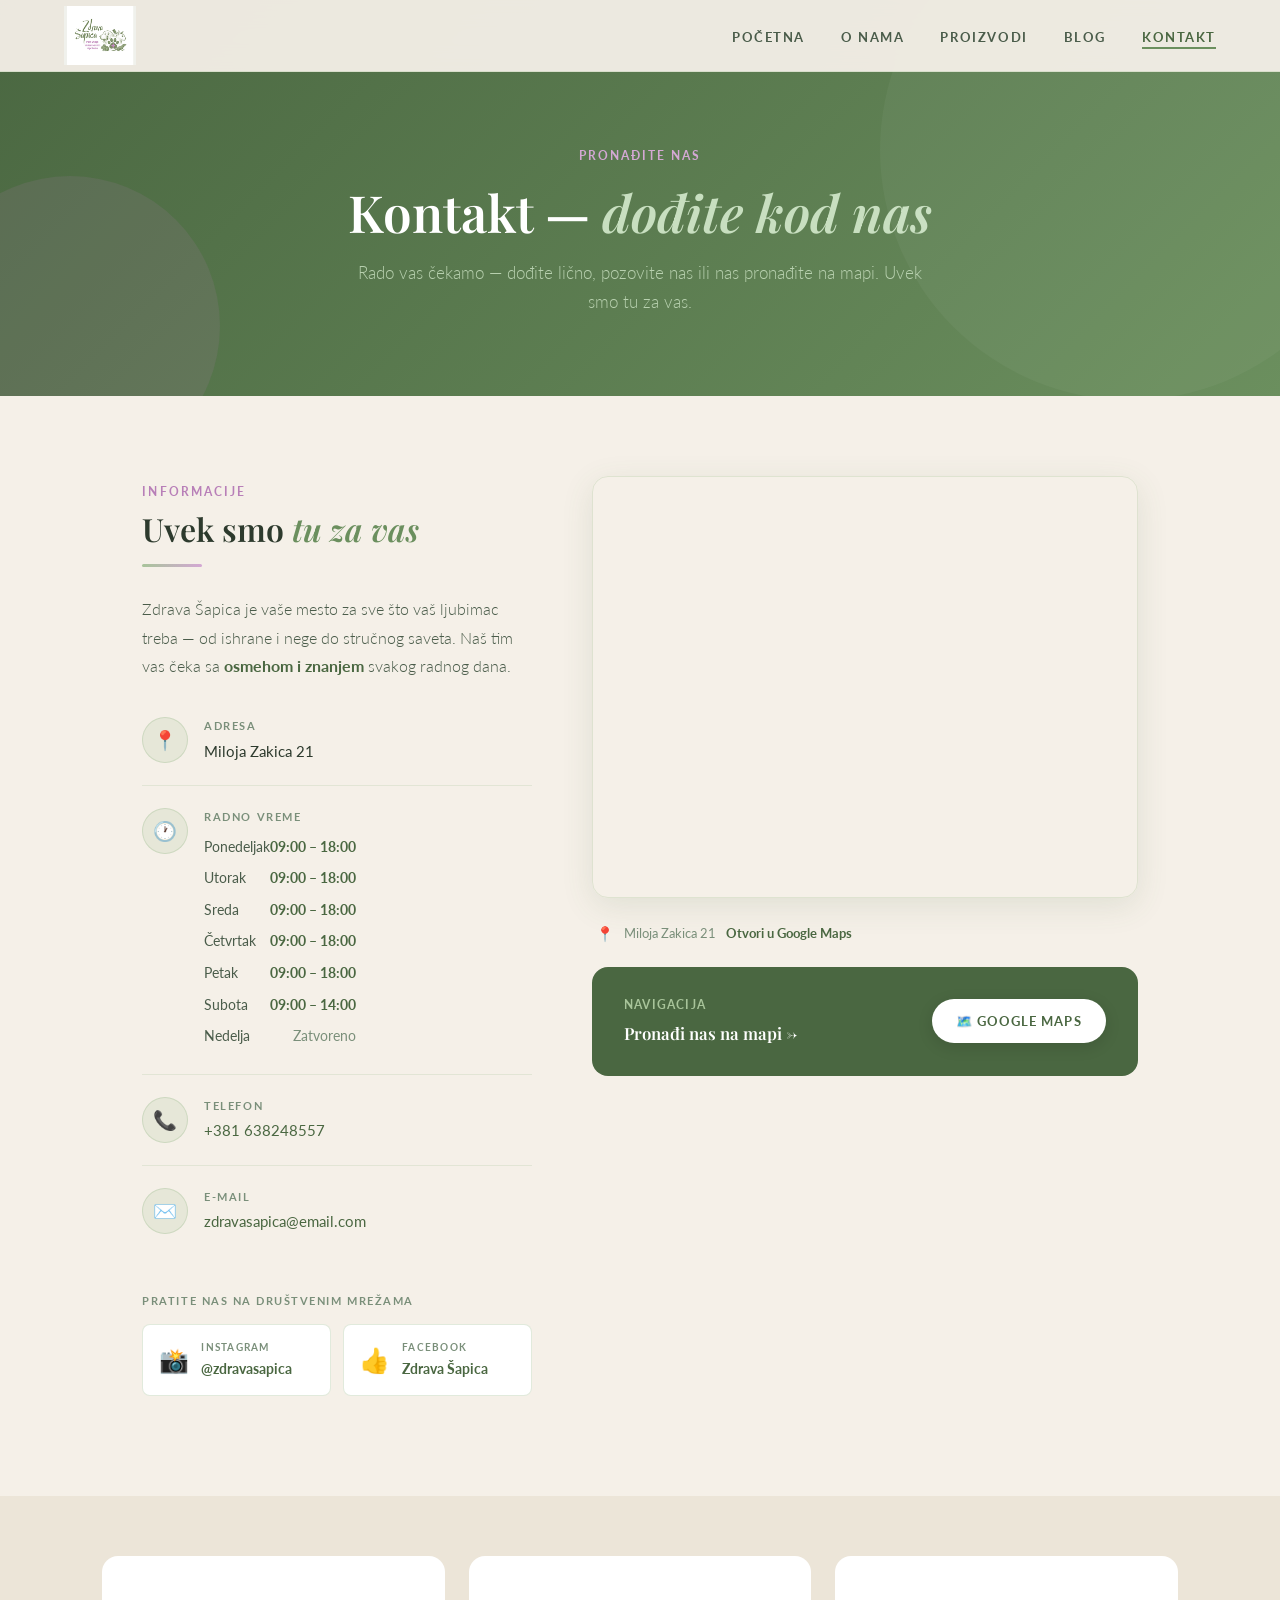
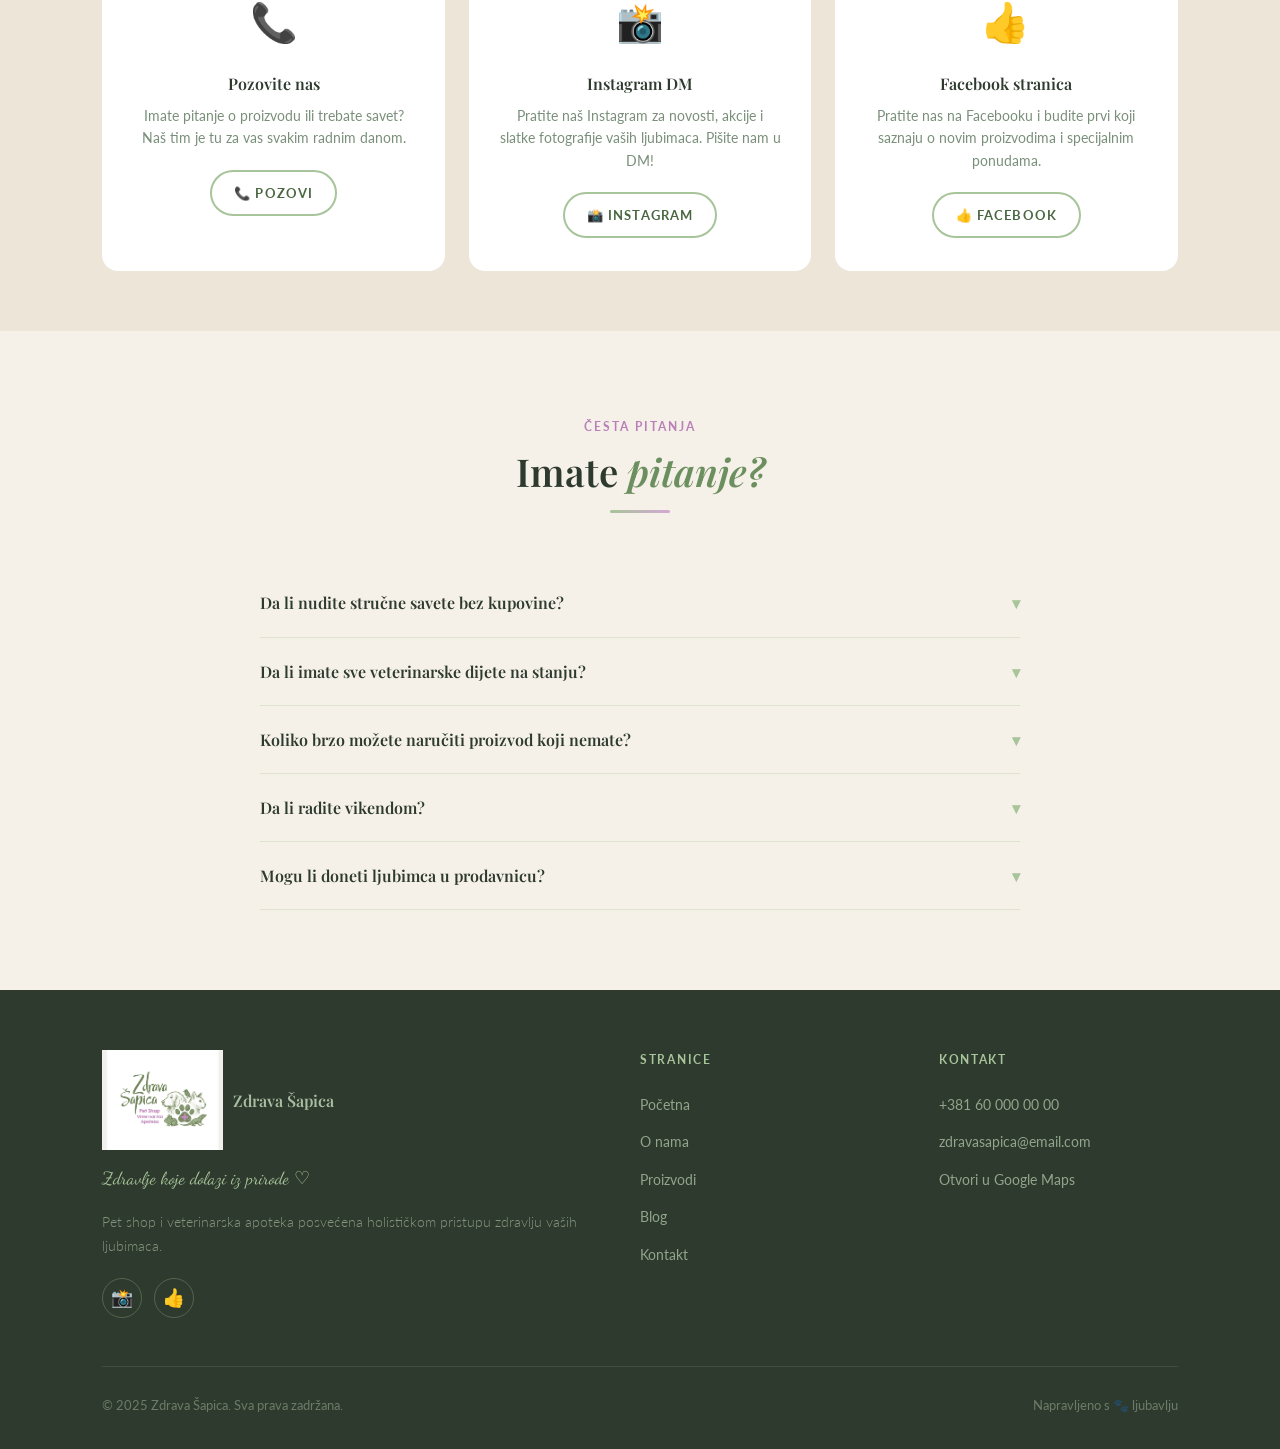
<file: kontakt.html>
<!DOCTYPE html>
<html lang="sr">
<head>
  <meta charset="UTF-8" />
  <meta name="viewport" content="width=device-width, initial-scale=1.0" />
  <title>Kontakt – Zdrava Šapica</title>
  <link rel="preconnect" href="https://fonts.googleapis.com" />
  <link rel="preconnect" href="https://fonts.gstatic.com" crossorigin />
  <link href="https://fonts.googleapis.com/css2?family=Playfair+Display:ital,wght@0,400;0,600;1,400&family=Lato:wght@300;400;700&family=Dancing+Script:wght@500&display=swap" rel="stylesheet" />
  <link rel="stylesheet" href="./style.css" />
  <style>

    /* ===== CONTACT LAYOUT ===== */
    .contact-main {
      padding: 80px 8% 100px;
      max-width: 1200px;
      margin: 0 auto;
    }

    .contact-grid {
      display: grid;
      grid-template-columns: 1fr 1.4fr;
      gap: 60px;
      align-items: start;
    }

    /* ===== LEFT — info panel ===== */
    .contact-info-panel {}

    .contact-info-panel .section-tag { margin-bottom: 8px; }
    .contact-info-panel h2 {
      font-family: 'Playfair Display', serif;
      font-size: clamp(1.6rem, 2.5vw, 2.2rem);
      font-weight: 600; color: var(--text-dark); line-height: 1.2;
      margin-bottom: 8px;
    }
    .contact-info-panel h2 em { font-style: italic; color: var(--green-mid); }
    .contact-info-panel .section-divider { margin: 16px 0 28px; }
    .contact-intro {
      font-size: 0.97rem; color: var(--text-mid);
      line-height: 1.85; font-weight: 300; margin-bottom: 36px;
    }
    .contact-intro strong { color: var(--green-dark); font-weight: 700; }

    /* Info items */
    .info-items { display: flex; flex-direction: column; gap: 0; }
    .info-item {
      display: flex; align-items: flex-start; gap: 16px;
      padding: 22px 0;
      border-bottom: 1px solid rgba(168,196,154,0.25);
    }
    .info-item:first-child { padding-top: 0; }
    .info-item:last-child { border-bottom: none; }
    .info-icon {
      width: 46px; height: 46px; border-radius: 50%;
      background: rgba(168,196,154,0.2);
      border: 1px solid rgba(168,196,154,0.4);
      display: flex; align-items: center; justify-content: center;
      font-size: 1.2rem; flex-shrink: 0;
    }
    .info-text {}
    .info-label {
      font-size: 0.68rem; font-weight: 700;
      letter-spacing: 0.14em; text-transform: uppercase;
      color: var(--text-light); margin-bottom: 4px;
    }
    .info-value {
      font-size: 0.95rem; color: var(--text-dark); font-weight: 400; line-height: 1.5;
    }
    .info-value a { color: var(--green-dark); transition: color 0.2s; }
    .info-value a:hover { color: var(--lila); }

    /* Radno vreme */
    .hours-table { width: 100%; }
    .hours-row {
      display: flex; justify-content: space-between;
      font-size: 0.9rem; padding: 5px 0;
      color: var(--text-mid);
    }
    .hours-row .day { font-weight: 400; }
    .hours-row .time { font-weight: 700; color: var(--green-dark); }
    .hours-row.closed .time { color: var(--text-light); font-weight: 400; }
    .hours-row.today .day { color: var(--lila); font-weight: 700; }
    .hours-row.today .time { color: var(--lila); }

    /* Social cards */
    .social-section {
      margin-top: 36px;
    }
    .social-section-label {
      font-size: 0.68rem; font-weight: 700;
      letter-spacing: 0.14em; text-transform: uppercase;
      color: var(--text-light); margin-bottom: 14px;
    }
    .social-cards { display: flex; gap: 12px; }
    .social-card {
      flex: 1; display: flex; align-items: center; gap: 12px;
      padding: 14px 16px; border-radius: var(--radius-sm);
      border: 1px solid rgba(168,196,154,0.35);
      background: var(--white);
      transition: all 0.3s; cursor: pointer;
      text-decoration: none;
    }
    .social-card:hover { border-color: var(--green-mid); box-shadow: var(--shadow); transform: translateY(-2px); }
    .social-card-icon { font-size: 1.5rem; }
    .social-card-info {}
    .social-card-platform {
      font-size: 0.65rem; font-weight: 700;
      letter-spacing: 0.12em; text-transform: uppercase;
      color: var(--text-light);
    }
    .social-card-handle {
      font-size: 0.88rem; font-weight: 700; color: var(--green-dark);
    }

    /* ===== RIGHT — MAP + CTA ===== */
    .contact-right {}

    .map-wrapper {
      border-radius: var(--radius);
      overflow: hidden;
      box-shadow: var(--shadow);
      border: 1px solid rgba(168,196,154,0.3);
      margin-bottom: 24px;
    }
    .map-wrapper iframe {
      width: 100%; height: 420px;
      display: block; border: none;
    }

    /* Map placeholder (dok se ne postavi prava adresa) */
    .map-placeholder {
      width: 100%; height: 420px;
      background: linear-gradient(135deg, var(--cream-dark) 0%, var(--mint) 100%);
      display: flex; flex-direction: column;
      align-items: center; justify-content: center;
      gap: 16px; text-align: center; padding: 40px;
    }
    .map-placeholder-icon { font-size: 4rem; }
    .map-placeholder h3 {
      font-family: 'Playfair Display', serif;
      font-size: 1.3rem; color: var(--green-dark);
    }
    .map-placeholder p { font-size: 0.88rem; color: var(--text-mid); line-height: 1.7; }

    .map-caption {
      display: flex; align-items: center; gap: 10px;
      font-size: 0.8rem; color: var(--text-light);
      padding: 0 4px;
    }
    .map-caption::before { content: '📍'; font-size: 0.9rem; }
    .map-caption a { color: var(--green-dark); font-weight: 700; transition: color 0.2s; }
    .map-caption a:hover { color: var(--lila); }

    /* Directions CTA card */
    .directions-card {
      background: var(--green-dark); border-radius: var(--radius);
      padding: 28px 32px;
      display: flex; align-items: center; justify-content: space-between;
      gap: 20px; margin-top: 20px;
      flex-wrap: wrap;
    }
    .directions-card-text {}
    .directions-card-text p {
      font-size: 0.75rem; font-weight: 700;
      letter-spacing: 0.1em; text-transform: uppercase;
      color: var(--green-light); margin-bottom: 4px;
    }
    .directions-card-text h3 {
      font-family: 'Playfair Display', serif;
      font-size: 1.05rem; color: white; font-weight: 600;
    }
    .btn-maps {
      display: inline-flex; align-items: center; gap: 8px;
      background: white; color: var(--green-dark);
      padding: 11px 24px; border-radius: 50px;
      font-weight: 700; font-size: 0.82rem;
      letter-spacing: 0.08em; text-transform: uppercase;
      transition: all 0.3s; white-space: nowrap;
      box-shadow: 0 4px 16px rgba(0,0,0,0.12);
    }
    .btn-maps:hover { background: var(--mint); transform: translateY(-2px); }

    /* ===== QUICK CONTACT STRIP ===== */
    .quick-contact {
      background: var(--cream-dark);
      padding: 60px 8%;
    }
    .quick-contact-inner {
      max-width: 1200px; margin: 0 auto;
      display: grid; grid-template-columns: repeat(3, 1fr);
      gap: 24px;
    }
    .quick-card {
      background: var(--white); border-radius: var(--radius);
      padding: 32px 28px; text-align: center;
      border: 1px solid transparent;
      transition: all 0.3s;
    }
    .quick-card:hover { border-color: var(--mint); box-shadow: var(--shadow); transform: translateY(-4px); }
    .quick-card-icon { font-size: 2.4rem; margin-bottom: 16px; }
    .quick-card h3 {
      font-family: 'Playfair Display', serif;
      font-size: 1rem; font-weight: 600;
      color: var(--text-dark); margin-bottom: 8px;
    }
    .quick-card p { font-size: 0.86rem; color: var(--text-light); line-height: 1.6; margin-bottom: 20px; }
    .quick-card-link {
      display: inline-flex; align-items: center; gap: 6px;
      font-size: 0.82rem; font-weight: 700;
      letter-spacing: 0.08em; text-transform: uppercase;
      color: var(--green-dark);
      padding: 10px 22px; border-radius: 50px;
      border: 2px solid var(--green-light);
      transition: all 0.3s;
    }
    .quick-card-link:hover { background: var(--mint); border-color: var(--green-mid); }

    /* ===== FAQ STRIP ===== */
    .faq-section {
      padding: 80px 8%;
      background: var(--cream);
    }
    .faq-inner {
      max-width: 760px; margin: 0 auto;
    }
    .faq-list { margin-top: 40px; }
    .faq-item {
      border-bottom: 1px solid rgba(168,196,154,0.3);
    }
    .faq-question {
      display: flex; justify-content: space-between; align-items: center;
      padding: 20px 0; cursor: pointer;
      font-family: 'Playfair Display', serif;
      font-size: 1rem; font-weight: 600; color: var(--text-dark);
      transition: color 0.2s; gap: 16px;
    }
    .faq-question:hover { color: var(--green-mid); }
    .faq-arrow {
      font-size: 1rem; transition: transform 0.3s;
      color: var(--green-light); flex-shrink: 0;
    }
    .faq-item.open .faq-arrow { transform: rotate(180deg); }
    .faq-answer {
      max-height: 0; overflow: hidden;
      transition: max-height 0.4s ease, padding 0.3s;
    }
    .faq-item.open .faq-answer { max-height: 300px; }
    .faq-answer p {
      font-size: 0.92rem; color: var(--text-mid);
      line-height: 1.8; font-weight: 300;
      padding-bottom: 20px;
    }
    .faq-answer p strong { color: var(--green-dark); font-weight: 700; }

    /* Responsive */
    @media (max-width: 960px) {
      .contact-grid { grid-template-columns: 1fr; }
      .quick-contact-inner { grid-template-columns: 1fr; }
    }
    @media (max-width: 640px) {
      .contact-main { padding: 60px 6% 80px; }
      .social-cards { flex-direction: column; }
      .directions-card { flex-direction: column; text-align: center; }
    }
  </style>
</head>
<body>

  <!-- NAVIGATION -->
  <nav id="navbar">
    <a href="index.html" class="nav-logo">
      <img src="slike/logo.png" alt="Zdrava Šapica logo" />
     
    </a>
    <ul class="nav-links" id="navLinks">
      <li><a href="index.html">Početna</a></li>
      <li><a href="o-nama.html">O nama</a></li>
      <li><a href="proizvodi.html">Proizvodi</a></li>
      <li><a href="blog.html">Blog</a></li>
      <li><a href="kontakt.html" class="active">Kontakt</a></li>
    </ul>
    <div class="nav-burger" id="navBurger"><span></span><span></span><span></span></div>
  </nav>

  <!-- PAGE HERO -->
  <section class="page-hero">
    <span class="page-hero-tag">Pronađite nas</span>
    <h1>Kontakt — <em>dođite kod nas</em></h1>
    <p>Rado vas čekamo — dođite lično, pozovite nas ili nas pronađite na mapi. Uvek smo tu za vas.</p>
  </section>

  <!-- MAIN CONTACT SECTION -->
  <div class="contact-main">
    <div class="contact-grid">

      <!-- LEFT: Info -->
      <div class="contact-info-panel reveal">
        <span class="section-tag">Informacije</span>
        <h2>Uvek smo <em>tu za vas</em></h2>
        <div class="section-divider" style="margin-left:0;"></div>
        <p class="contact-intro">
          Zdrava Šapica je vaše mesto za sve što vaš ljubimac treba — od ishrane i nege do stručnog saveta. Naš tim vas čeka sa <strong>osmehom i znanjem</strong> svakog radnog dana.
        </p>

        <div class="info-items">

          <div class="info-item">
            <div class="info-icon">📍</div>
            <div class="info-text">
              <div class="info-label">Adresa</div>
              <div class="info-value">
                Miloja Zakica 21<br/>
              </div>
            </div>
          </div>

          <div class="info-item">
            <div class="info-icon">🕐</div>
            <div class="info-text">
              <div class="info-label">Radno vreme</div>
              <div class="info-value">
                <div class="hours-table">
                  <div class="hours-row"><span class="day">Ponedeljak</span><span class="time">09:00 – 18:00</span></div>
                  <div class="hours-row"><span class="day">Utorak</span><span class="time">09:00 – 18:00</span></div>
                  <div class="hours-row"><span class="day">Sreda</span><span class="time">09:00 – 18:00</span></div>
                  <div class="hours-row"><span class="day">Četvrtak</span><span class="time">09:00 – 18:00</span></div>
                  <div class="hours-row"><span class="day">Petak</span><span class="time">09:00 – 18:00</span></div>
                  <div class="hours-row"><span class="day">Subota</span><span class="time">09:00 – 14:00</span></div>
                  <div class="hours-row closed"><span class="day">Nedelja</span><span class="time">Zatvoreno</span></div>
                </div>
              </div>
            </div>
          </div>

          <div class="info-item">
            <div class="info-icon">📞</div>
            <div class="info-text">
              <div class="info-label">Telefon</div>
              <div class="info-value">
                <a href="tel:+381600000000">+381 638248557</a>
              </div>
            </div>
          </div>

          <div class="info-item">
            <div class="info-icon">✉️</div>
            <div class="info-text">
              <div class="info-label">E-mail</div>
              <div class="info-value">
                <a href="mailto:zdravasapica@email.com">zdravasapica@email.com</a>
              </div>
            </div>
          </div>

        </div>

        <!-- Social -->
        <div class="social-section">
          <div class="social-section-label">Pratite nas na društvenim mrežama</div>
          <div class="social-cards">
            <a href="https://instagram.com/" target="_blank" class="social-card">
              <div class="social-card-icon">📸</div>
              <div class="social-card-info">
                <div class="social-card-platform">Instagram</div>
                <div class="social-card-handle">@zdravasapica</div>
              </div>
            </a>
            <a href="https://facebook.com/" target="_blank" class="social-card">
              <div class="social-card-icon">👍</div>
              <div class="social-card-info">
                <div class="social-card-platform">Facebook</div>
                <div class="social-card-handle">Zdrava Šapica</div>
              </div>
            </a>
          </div>
        </div>
      </div>

      <!-- RIGHT: Map -->
      <div class="contact-right reveal">
        <div class="map-wrapper">
          <!--
            UPUTSTVO ZA POSTAVLJANJE MAPE:
            1. Idite na maps.google.com
            2. Pronađite vašu lokaciju
            3. Kliknite Share → Embed a map
            4. Kopirajte <iframe> i zamenite placeholder ispod

            Privremeni placeholder:
          -->
          <iframe src="https://www.google.com/maps/embed?pb=!1m18!1m12!1m3!1d2833.1252753376693!2d20.425271712689742!3d44.75785977095047!2m3!1f0!2f0!3f0!3m2!1i1024!2i768!4f13.1!3m3!1m2!1s0x475a71c58449ee63%3A0x5fd1dac55bb703a4!2sVeterinarska%20apotek%20Zdrava%20%C5%A0apica%20d.o.o.!5e0!3m2!1ssr!2srs!4v1779552039799!5m2!1ssr!2srs" width="600" height="450" style="border:0;" allowfullscreen="" loading="lazy" referrerpolicy="no-referrer-when-downgrade"></iframe>
        </div>

        <p class="map-caption">
         Miloja Zakica 21
          <a href="https://www.google.com/maps/place/Veterinarska+apotek+Zdrava+%C5%A0apica+d.o.o./@44.7578598,20.4252717,17z/data=!4m15!1m8!3m7!1s0x475a71c362d95449:0x2a7b594346a89334!2z0JzQuNC70L7RmNCwINCX0LDQutC40ZvQsCAyMSwg0JHQtdC-0LPRgNCw0LQgMTEwMzA!3b1!8m2!3d44.7578598!4d20.427852!16s%2Fg%2F11ldj16f67!3m5!1s0x475a71c58449ee63:0x5fd1dac55bb703a4!8m2!3d44.7578598!4d20.427852!16s%2Fg%2F11z7bqh1vh?entry=ttu&g_ep=EgoyMDI2MDUyMC4wIKXMDSoASAFQAw%3D%3D" target="_blank">Otvori u Google Maps</a>
        </p>

        <div class="directions-card">
          <div class="directions-card-text">
            <p>Navigacija</p>
            <h3>Pronađi nas na mapi →</h3>
          </div>
          <a
            href="https://www.google.com/maps/place/Veterinarska+apotek+Zdrava+%C5%A0apica+d.o.o./@44.7578598,20.4252717,17z/data=!4m15!1m8!3m7!1s0x475a71c362d95449:0x2a7b594346a89334!2z0JzQuNC70L7RmNCwINCX0LDQutC40ZvQsCAyMSwg0JHQtdC-0LPRgNCw0LQgMTEwMzA!3b1!8m2!3d44.7578598!4d20.427852!16s%2Fg%2F11ldj16f67!3m5!1s0x475a71c58449ee63:0x5fd1dac55bb703a4!8m2!3d44.7578598!4d20.427852!16s%2Fg%2F11z7bqh1vh?entry=ttu&g_ep=EgoyMDI2MDUyMC4wIKXMDSoASAFQAw%3D%3D"
            target="_blank"
            class="btn-maps">
            🗺️ Google Maps
          </a>
        </div>
      </div>

    </div>
  </div>

  <!-- QUICK CONTACT CARDS -->
  <div class="quick-contact">
    <div class="quick-contact-inner">
      <div class="quick-card reveal">
        <div class="quick-card-icon">📞</div>
        <h3>Pozovite nas</h3>
        <p>Imate pitanje o proizvodu ili trebate savet? Naš tim je tu za vas svakim radnim danom.</p>
        <a href="tel:+381600000000" class="quick-card-link">📞 Pozovi</a>
      </div>
      <div class="quick-card reveal">
        <div class="quick-card-icon">📸</div>
        <h3>Instagram DM</h3>
        <p>Pratite naš Instagram za novosti, akcije i slatke fotografije vaših ljubimaca. Pišite nam u DM!</p>
        <a href="https://instagram.com/" target="_blank" class="quick-card-link">📸 Instagram</a>
      </div>
      <div class="quick-card reveal">
        <div class="quick-card-icon">👍</div>
        <h3>Facebook stranica</h3>
        <p>Pratite nas na Facebooku i budite prvi koji saznaju o novim proizvodima i specijalnim ponudama.</p>
        <a href="https://facebook.com/" target="_blank" class="quick-card-link">👍 Facebook</a>
      </div>
    </div>
  </div>

  <!-- FAQ -->
  <div class="faq-section">
    <div class="faq-inner">
      <div class="section-header reveal">
        <span class="section-tag">Česta pitanja</span>
        <h2 class="section-title">Imate <em>pitanje?</em></h2>
        <div class="section-divider"></div>
      </div>
      <div class="faq-list">

        <div class="faq-item">
          <div class="faq-question" onclick="toggleFaq(this)">
            Da li nudite stručne savete bez kupovine?
            <span class="faq-arrow">▾</span>
          </div>
          <div class="faq-answer">
            <p>Apsolutno! Naš tim je tu da <strong>odgovori na vaša pitanja</strong> — bez obaveze kupovine. Možete nas pozvati, pisati na Instagram ili doći lično. Verujemo da poverenje se gradi iskrenim odnosom, ne pritiskom.</p>
          </div>
        </div>

        <div class="faq-item">
          <div class="faq-question" onclick="toggleFaq(this)">
            Da li imate sve veterinarske dijete na stanju?
            <span class="faq-arrow">▾</span>
          </div>
          <div class="faq-answer">
            <p>Trudimo se da uvek imamo dostupan što širi asortiman, ali za <strong>specifičnu dijetu ili retki preparat</strong> preporučujemo da nas unapred kontaktirate. Možemo naručiti i ono što trenutno nije na stanju.</p>
          </div>
        </div>

        <div class="faq-item">
          <div class="faq-question" onclick="toggleFaq(this)">
            Koliko brzo možete naručiti proizvod koji nemate?
            <span class="faq-arrow">▾</span>
          </div>
          <div class="faq-answer">
            <p>Većinom <strong>1–3 radna dana</strong>, u zavisnosti od dobavljača. Za medicinske dijete koje zahtevaju veterinarski recept, slobodno nas kontaktirajte unapred kako bismo organizovali sve na vreme.</p>
          </div>
        </div>

        <div class="faq-item">
          <div class="faq-question" onclick="toggleFaq(this)">
            Da li radite vikendom?
            <span class="faq-arrow">▾</span>
          </div>
          <div class="faq-answer">
            <p>Subotom smo otvoreni od <strong>09:00 do 14:00</strong>. Nedeljom ne radimo. Za hitne upite možete nam pisati na Instagram — trudimo se da odgovorimo što pre.</p>
          </div>
        </div>

        <div class="faq-item">
          <div class="faq-question" onclick="toggleFaq(this)">
            Mogu li doneti ljubimca u prodavnicu?
            <span class="faq-arrow">▾</span>
          </div>
          <div class="faq-answer">
            <p><strong>Naravno!</strong> Volimo kad naši mali gosti dođu u posetu. Dođite sa vašim ljubimcem — i mi ćemo im biti još srećniji što ste tu. 🐾</p>
          </div>
        </div>

      </div>
    </div>
  </div>

  <!-- FOOTER -->
  <footer>
    <div class="footer-inner">
      <div class="footer-brand">
        <div class="footer-logo">
          <img src="slike/logo.png" alt="Zdrava Šapica" />
          <span class="footer-logo-name">Zdrava Šapica</span>
        </div>
        <p class="footer-tagline">Zdravlje koje dolazi iz prirode ♡</p>
        <p class="footer-desc">Pet shop i veterinarska apoteka posvećena holističkom pristupu zdravlju vaših ljubimaca.</p>
        <div class="footer-social">
          <a href="https://instagram.com/" target="_blank" class="social-btn" title="Instagram">📸</a>
          <a href="https://facebook.com/" target="_blank" class="social-btn" title="Facebook">👍</a>
        </div>
      </div>
      <div class="footer-nav">
        <h4>Stranice</h4>
        <ul>
          <li><a href="index.html">Početna</a></li>
          <li><a href="o-nama.html">O nama</a></li>
          <li><a href="proizvodi.html">Proizvodi</a></li>
          <li><a href="blog.html">Blog</a></li>
          <li><a href="kontakt.html">Kontakt</a></li>
        </ul>
      </div>
      <div class="footer-nav">
        <h4>Kontakt</h4>
        <ul>
          <li><a href="tel:+381600000000">+381 60 000 00 00</a></li>
          <li><a href="mailto:zdravasapica@email.com">zdravasapica@email.com</a></li>
          <li><a href="https://maps.google.com/?q=Kragujevac" target="_blank">Otvori u Google Maps</a></li>
        </ul>
      </div>
    </div>
    <div class="footer-bottom">
      <p>© 2025 Zdrava Šapica. Sva prava zadržana.</p>
      <p>Napravljeno s 🐾 ljubavlju</p>
    </div>
  </footer>

  <script>
    // Navbar
    const navbar = document.getElementById('navbar');
    window.addEventListener('scroll', () => navbar.classList.toggle('scrolled', window.scrollY > 20));
    document.getElementById('navBurger').addEventListener('click', () => document.getElementById('navLinks').classList.toggle('open'));

    // Reveal
    const observer = new IntersectionObserver(entries => entries.forEach(e => { if (e.isIntersecting) { e.target.classList.add('visible'); observer.unobserve(e.target); } }), { threshold: 0.1 });
    document.querySelectorAll('.reveal').forEach(el => observer.observe(el));

    // FAQ accordion
    function toggleFaq(el) {
      const item = el.parentElement;
      const isOpen = item.classList.contains('open');
      document.querySelectorAll('.faq-item').forEach(i => i.classList.remove('open'));
      if (!isOpen) item.classList.add('open');
    }

    // Pre-fill from URL query (e.g. kontakt.html?product=Acana)
    const params = new URLSearchParams(window.location.search);
    const product = params.get('product');
    if (product) {
      // Show a small toast notification
      const toast = document.createElement('div');
      toast.style.cssText = `
        position: fixed; bottom: 32px; left: 50%; transform: translateX(-50%);
        background: var(--green-dark); color: white;
        padding: 14px 28px; border-radius: 50px;
        font-family: Lato, sans-serif; font-size: 0.88rem; font-weight: 700;
        box-shadow: 0 8px 32px rgba(74,103,65,0.3);
        z-index: 300; animation: fadeInUp 0.4s ease;
      `;
      toast.textContent = `Upit za: ${product} — pozovite nas na +381 60 000 00 00`;
      document.body.appendChild(toast);
      setTimeout(() => toast.remove(), 6000);
    }
  </script>
</body>
</html>
</file>
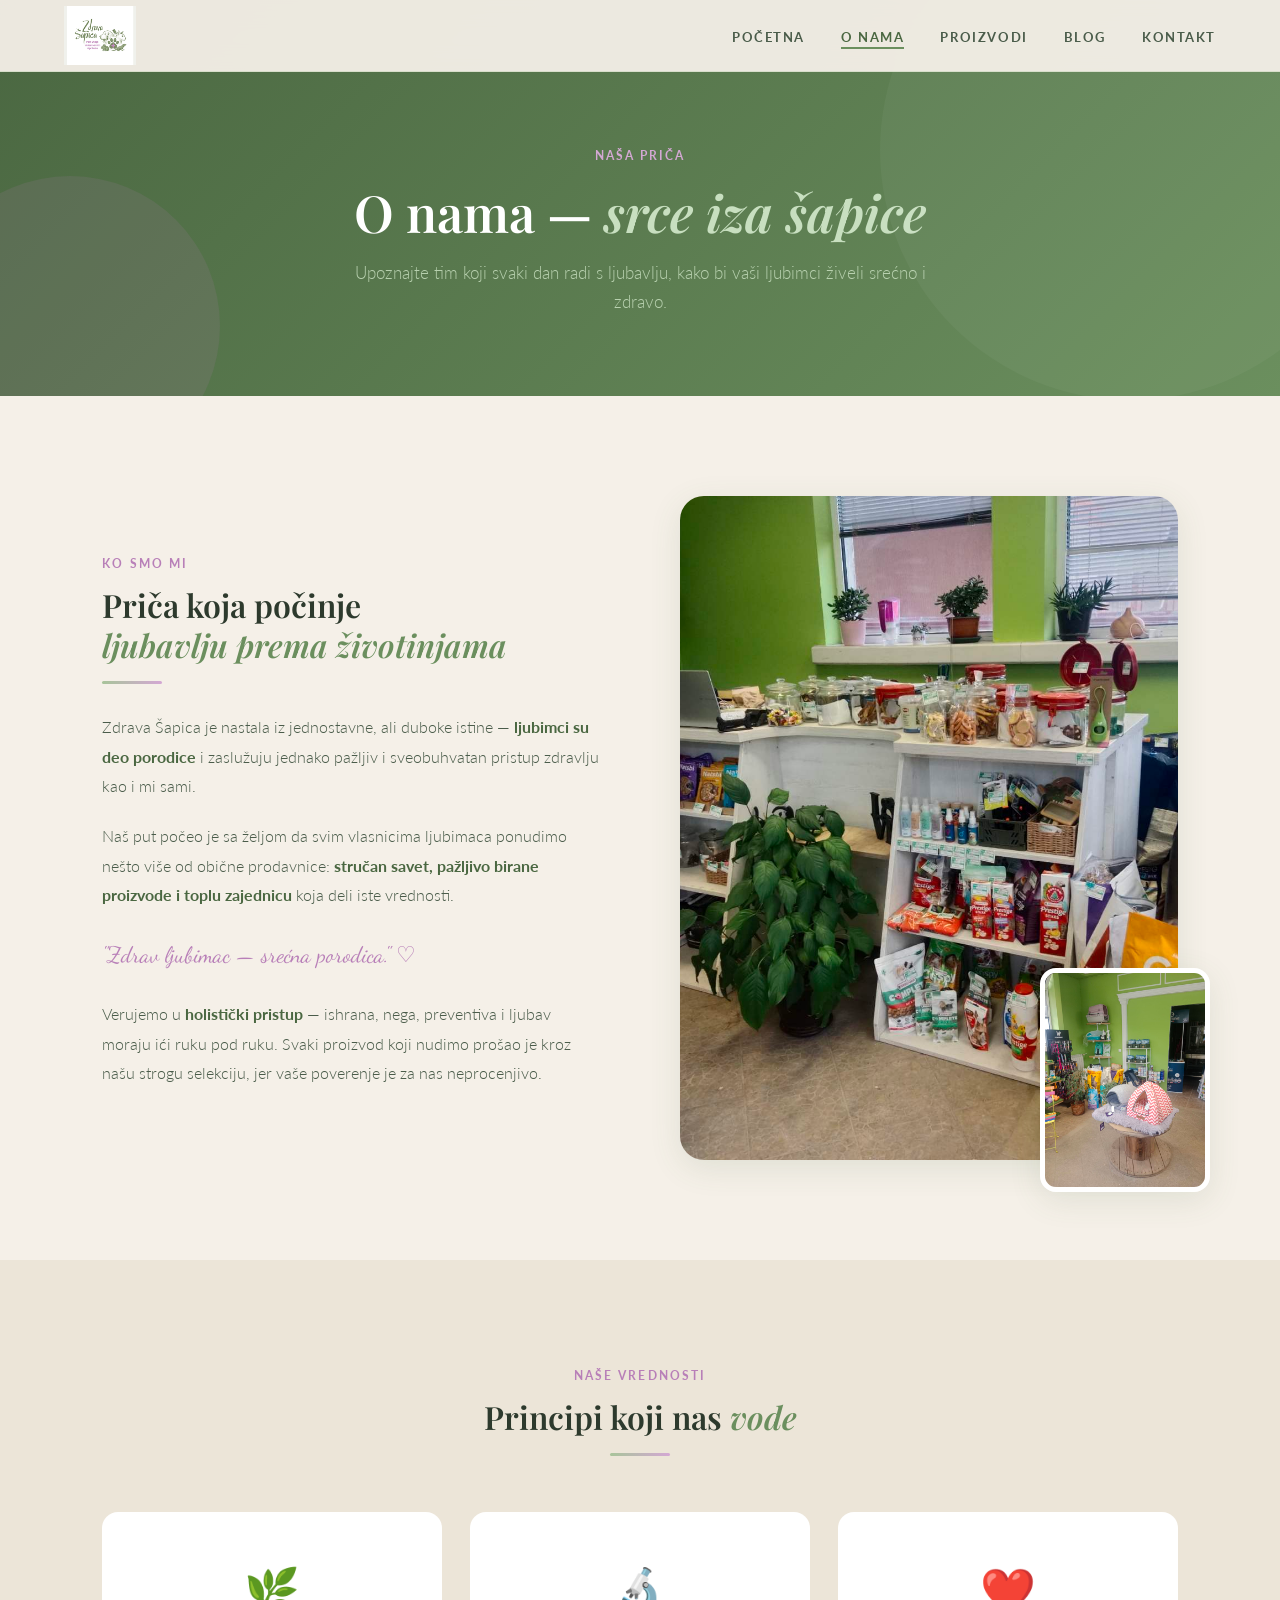
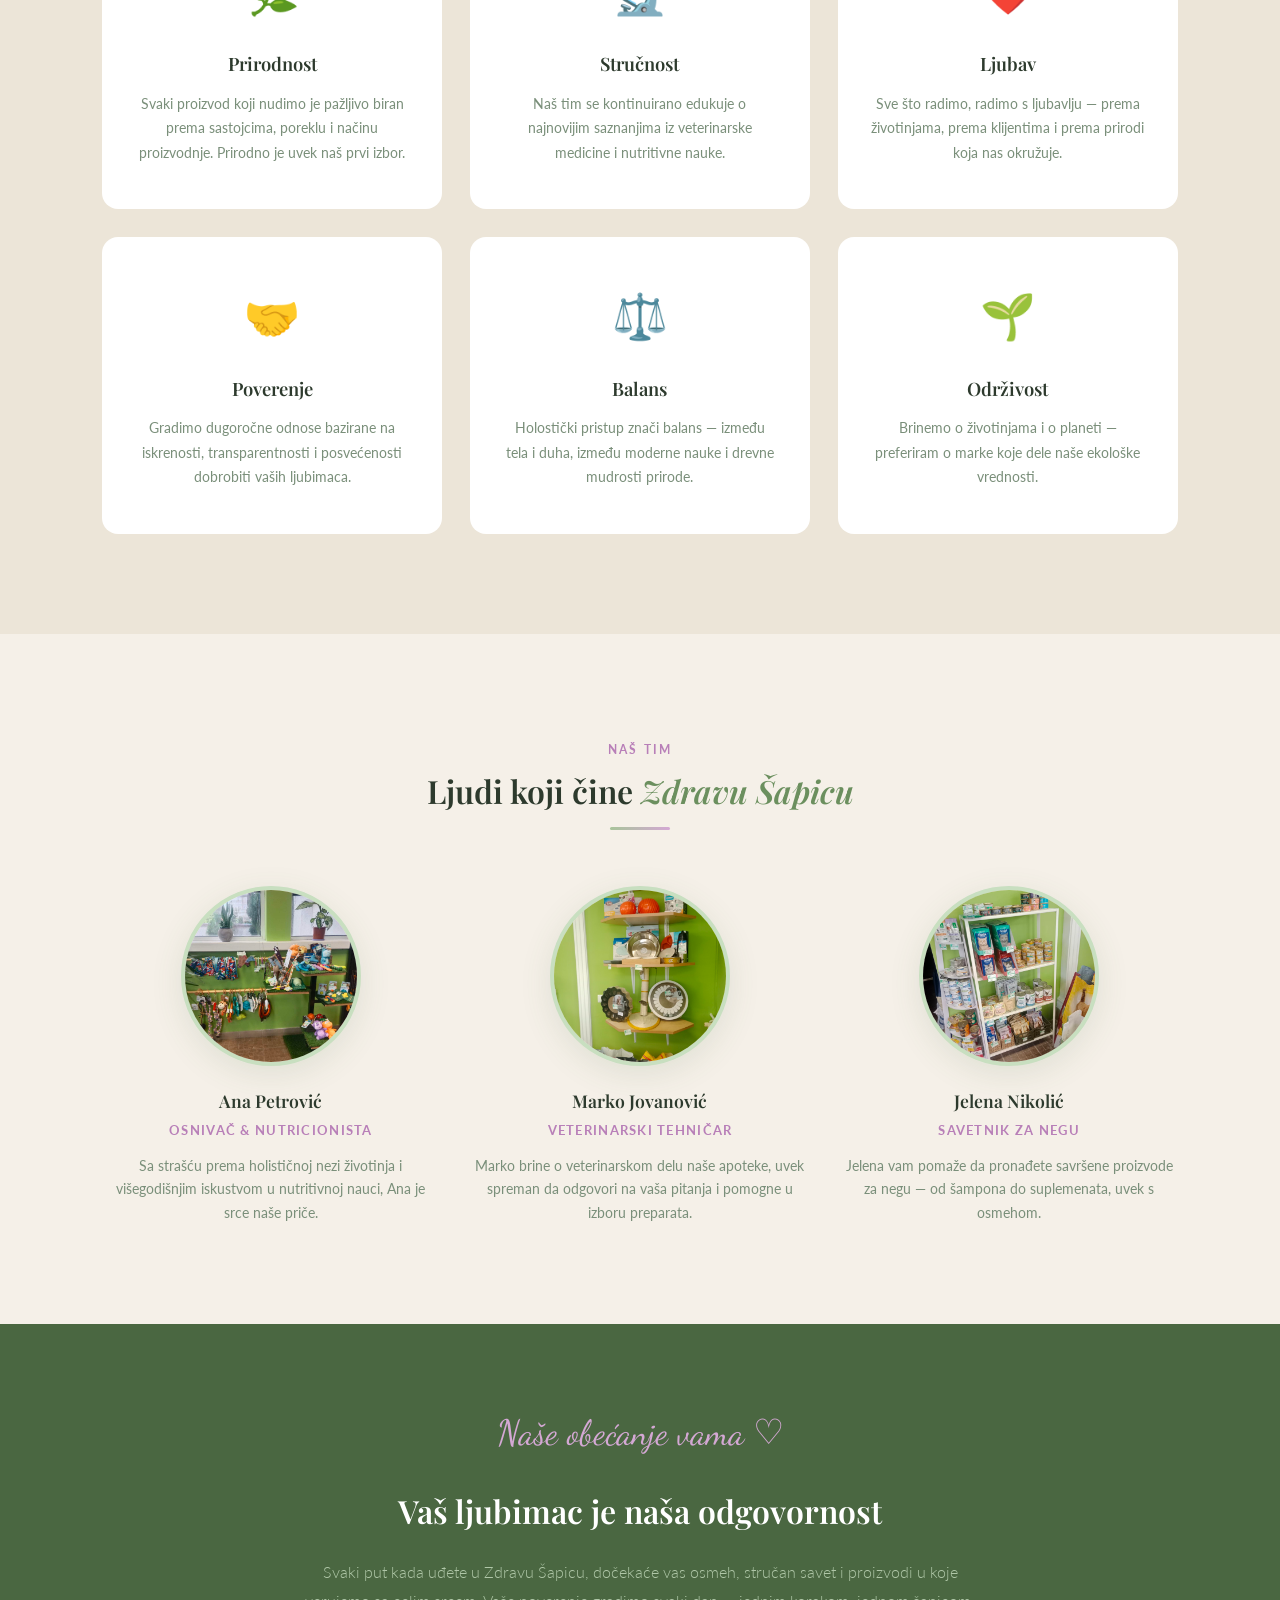
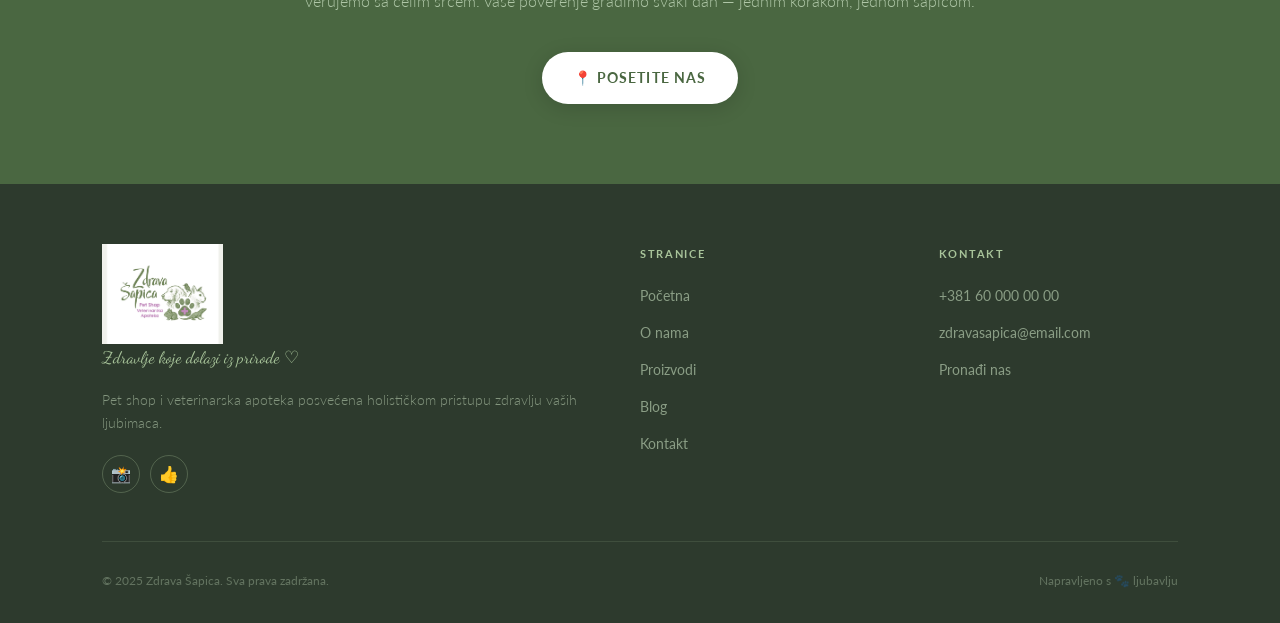
<file: o-nama.html>
<!DOCTYPE html>
<html lang="sr">
<head>
  <meta charset="UTF-8" />
  <meta name="viewport" content="width=device-width, initial-scale=1.0" />
  <title>O nama – Zdrava Šapica</title>
  <link rel="preconnect" href="https://fonts.googleapis.com" />
  <link rel="preconnect" href="https://fonts.gstatic.com" crossorigin />
  <link href="https://fonts.googleapis.com/css2?family=Playfair+Display:ital,wght@0,400;0,600;1,400&family=Lato:wght@300;400;700&family=Dancing+Script:wght@500&display=swap" rel="stylesheet" />
  <link rel="stylesheet" href="./css/o-nama.css" />
</head>
<body>

  <nav id="navbar">
    <a href="index.html" class="nav-logo"><img src="slike/logo.png" alt="Zdrava Šapica" /></a>
    <ul class="nav-links" id="navLinks">
      <li><a href="index.html">Početna</a></li>
      <li><a href="o-nama.html" class="active">O nama</a></li>
      <li><a href="proizvodi.html">Proizvodi</a></li>
      <li><a href="blog.html">Blog</a></li>
      <li><a href="kontakt.html">Kontakt</a></li>
    </ul>
    <div class="nav-burger" id="navBurger"><span></span><span></span><span></span></div>
  </nav>

  <section class="page-hero">
    <span class="page-hero-tag">Naša priča</span>
    <h1>O nama — <em>srce iza šapice</em></h1>
    <p>Upoznajte tim koji svaki dan radi s ljubavlju, kako bi vaši ljubimci živeli srećno i zdravo.</p>
  </section>

  <section class="story">
    <div class="story-inner">
      <div class="story-text reveal">
        <span class="section-tag">Ko smo mi</span>
        <h2 class="section-title">Priča koja počinje<br/><em>ljubavlju prema životinjama</em></h2>
        <div class="section-divider"></div>
        <p>Zdrava Šapica je nastala iz jednostavne, ali duboke istine — <strong>ljubimci su deo porodice</strong> i zaslužuju jednako pažljiv i sveobuhvatan pristup zdravlju kao i mi sami.</p>
        <p>Naš put počeo je sa željom da svim vlasnicima ljubimaca ponudimo nešto više od obične prodavnice: <strong>stručan savet, pažljivo birane proizvode i toplu zajednicu</strong> koja deli iste vrednosti.</p>
        <p class="script-quote">"Zdrav ljubimac — srećna porodica." ♡</p>
        <p>Verujemo u <strong>holistički pristup</strong> — ishrana, nega, preventiva i ljubav moraju ići ruku pod ruku. Svaki proizvod koji nudimo prošao je kroz našu strogu selekciju, jer vaše poverenje je za nas neprocenjivo.</p>
      </div>
      <div class="story-images reveal">
        <div class="story-deco"></div>
        <div class="story-img-main">
          <img src="slike/slika1.jpeg" alt="Zdrava Šapica prodavnica" />
        </div>
        <div class="story-img-float">
          <img src="slike/slika2.jpeg" alt="Ljubimac" />
        </div>
      </div>
    </div>
  </section>

  <section class="values">
    <div class="values-inner">
      <div style="text-align:center;" class="reveal">
        <span class="section-tag">Naše vrednosti</span>
        <h2 class="section-title">Principi koji nas <em>vode</em></h2>
        <div class="section-divider" style="margin: 16px auto 0;"></div>
      </div>
      <div class="values-grid">
        <div class="value-card reveal">
          <div class="value-icon">🌿</div>
          <h3>Prirodnost</h3>
          <p>Svaki proizvod koji nudimo je pažljivo biran prema sastojcima, poreklu i načinu proizvodnje. Prirodno je uvek naš prvi izbor.</p>
        </div>
        <div class="value-card reveal">
          <div class="value-icon">🔬</div>
          <h3>Stručnost</h3>
          <p>Naš tim se kontinuirano edukuje o najnovijim saznanjima iz veterinarske medicine i nutritivne nauke.</p>
        </div>
        <div class="value-card reveal">
          <div class="value-icon">❤️</div>
          <h3>Ljubav</h3>
          <p>Sve što radimo, radimo s ljubavlju — prema životinjama, prema klijentima i prema prirodi koja nas okružuje.</p>
        </div>
        <div class="value-card reveal">
          <div class="value-icon">🤝</div>
          <h3>Poverenje</h3>
          <p>Gradimo dugoročne odnose bazirane na iskrenosti, transparentnosti i posvećenosti dobrobiti vaših ljubimaca.</p>
        </div>
        <div class="value-card reveal">
          <div class="value-icon">⚖️</div>
          <h3>Balans</h3>
          <p>Holostički pristup znači balans — između tela i duha, između moderne nauke i drevne mudrosti prirode.</p>
        </div>
        <div class="value-card reveal">
          <div class="value-icon">🌱</div>
          <h3>Održivost</h3>
          <p>Brinemo o životinjama i o planeti — preferiram o marke koje dele naše ekološke vrednosti.</p>
        </div>
      </div>
    </div>
  </section>

  <section class="team">
    <div class="team-inner">
      <div style="text-align:center;" class="reveal">
        <span class="section-tag">Naš tim</span>
        <h2 class="section-title">Ljudi koji čine <em>Zdravu Šapicu</em></h2>
        <div class="section-divider" style="margin: 16px auto 0;"></div>
      </div>
      <div class="team-grid">
        <div class="team-card reveal">
          <div class="team-photo">
            <img src="slike/slika3.jpeg" alt="Član tima" />
          </div>
          <h3>Ana Petrović</h3>
          <div class="team-role">Osnivač & Nutricionista</div>
          <p>Sa strašću prema holističnoj nezi životinja i višegodišnjim iskustvom u nutritivnoj nauci, Ana je srce naše priče.</p>
        </div>
        <div class="team-card reveal">
          <div class="team-photo">
            <img src="slike/slika4.jpeg" alt="Član tima" />
          </div>
          <h3>Marko Jovanović</h3>
          <div class="team-role">Veterinarski tehničar</div>
          <p>Marko brine o veterinarskom delu naše apoteke, uvek spreman da odgovori na vaša pitanja i pomogne u izboru preparata.</p>
        </div>
        <div class="team-card reveal">
          <div class="team-photo">
            <img src="slike/slika5.jpeg" alt="Član tima" />
          </div>
          <h3>Jelena Nikolić</h3>
          <div class="team-role">Savetnik za negu</div>
          <p>Jelena vam pomaže da pronađete savršene proizvode za negu — od šampona do suplemenata, uvek s osmehom.</p>
        </div>
      </div>
    </div>
  </section>

  <section class="promise">
    <div class="promise-inner reveal">
      <div class="promise-script">Naše obećanje vama ♡</div>
      <h2>Vaš ljubimac je naša odgovornost</h2>
      <p>Svaki put kada uđete u Zdravu Šapicu, dočekaće vas osmeh, stručan savet i proizvodi u koje verujemo sa celim srcem. Vaše poverenje gradimo svaki dan — jednim korakom, jednom šapicom.</p>
      <a href="kontakt.html" class="btn-primary">📍 Posetite nas</a>
    </div>
  </section>

  <footer>
    <div class="footer-inner">
      <div>
        <div class="footer-logo"><img src="slike/logo.png" alt="Zdrava Šapica" /></div>
        <p class="footer-tagline">Zdravlje koje dolazi iz prirode ♡</p>
        <p class="footer-desc">Pet shop i veterinarska apoteka posvećena holističkom pristupu zdravlju vaših ljubimaca.</p>
        <div class="footer-social">
          <a href="https://instagram.com/" target="_blank" class="social-btn">📸</a>
          <a href="https://facebook.com/" target="_blank" class="social-btn">👍</a>
        </div>
      </div>
      <div class="footer-nav">
        <h4>Stranice</h4>
        <ul>
          <li><a href="index.html">Početna</a></li>
          <li><a href="o-nama.html">O nama</a></li>
          <li><a href="proizvodi.html">Proizvodi</a></li>
          <li><a href="blog.html">Blog</a></li>
          <li><a href="kontakt.html">Kontakt</a></li>
        </ul>
      </div>
      <div class="footer-nav">
        <h4>Kontakt</h4>
        <ul>
          <li><a href="tel:+381600000000">+381 60 000 00 00</a></li>
          <li><a href="mailto:zdravasapica@email.com">zdravasapica@email.com</a></li>
          <li><a href="kontakt.html">Pronađi nas</a></li>
        </ul>
      </div>
    </div>
    <div class="footer-bottom">
      <p>© 2025 Zdrava Šapica. Sva prava zadržana.</p>
      <p>Napravljeno s 🐾 ljubavlju</p>
    </div>
  </footer>

  <script>
    const navbar = document.getElementById('navbar');
    window.addEventListener('scroll', () => navbar.classList.toggle('scrolled', window.scrollY > 20));
    document.getElementById('navBurger').addEventListener('click', () => document.getElementById('navLinks').classList.toggle('open'));
    const observer = new IntersectionObserver(entries => entries.forEach(e => { if (e.isIntersecting) { e.target.classList.add('visible'); observer.unobserve(e.target); } }), { threshold: 0.12 });
    document.querySelectorAll('.reveal').forEach(el => observer.observe(el));
  </script>
</body>
</html>
</file>
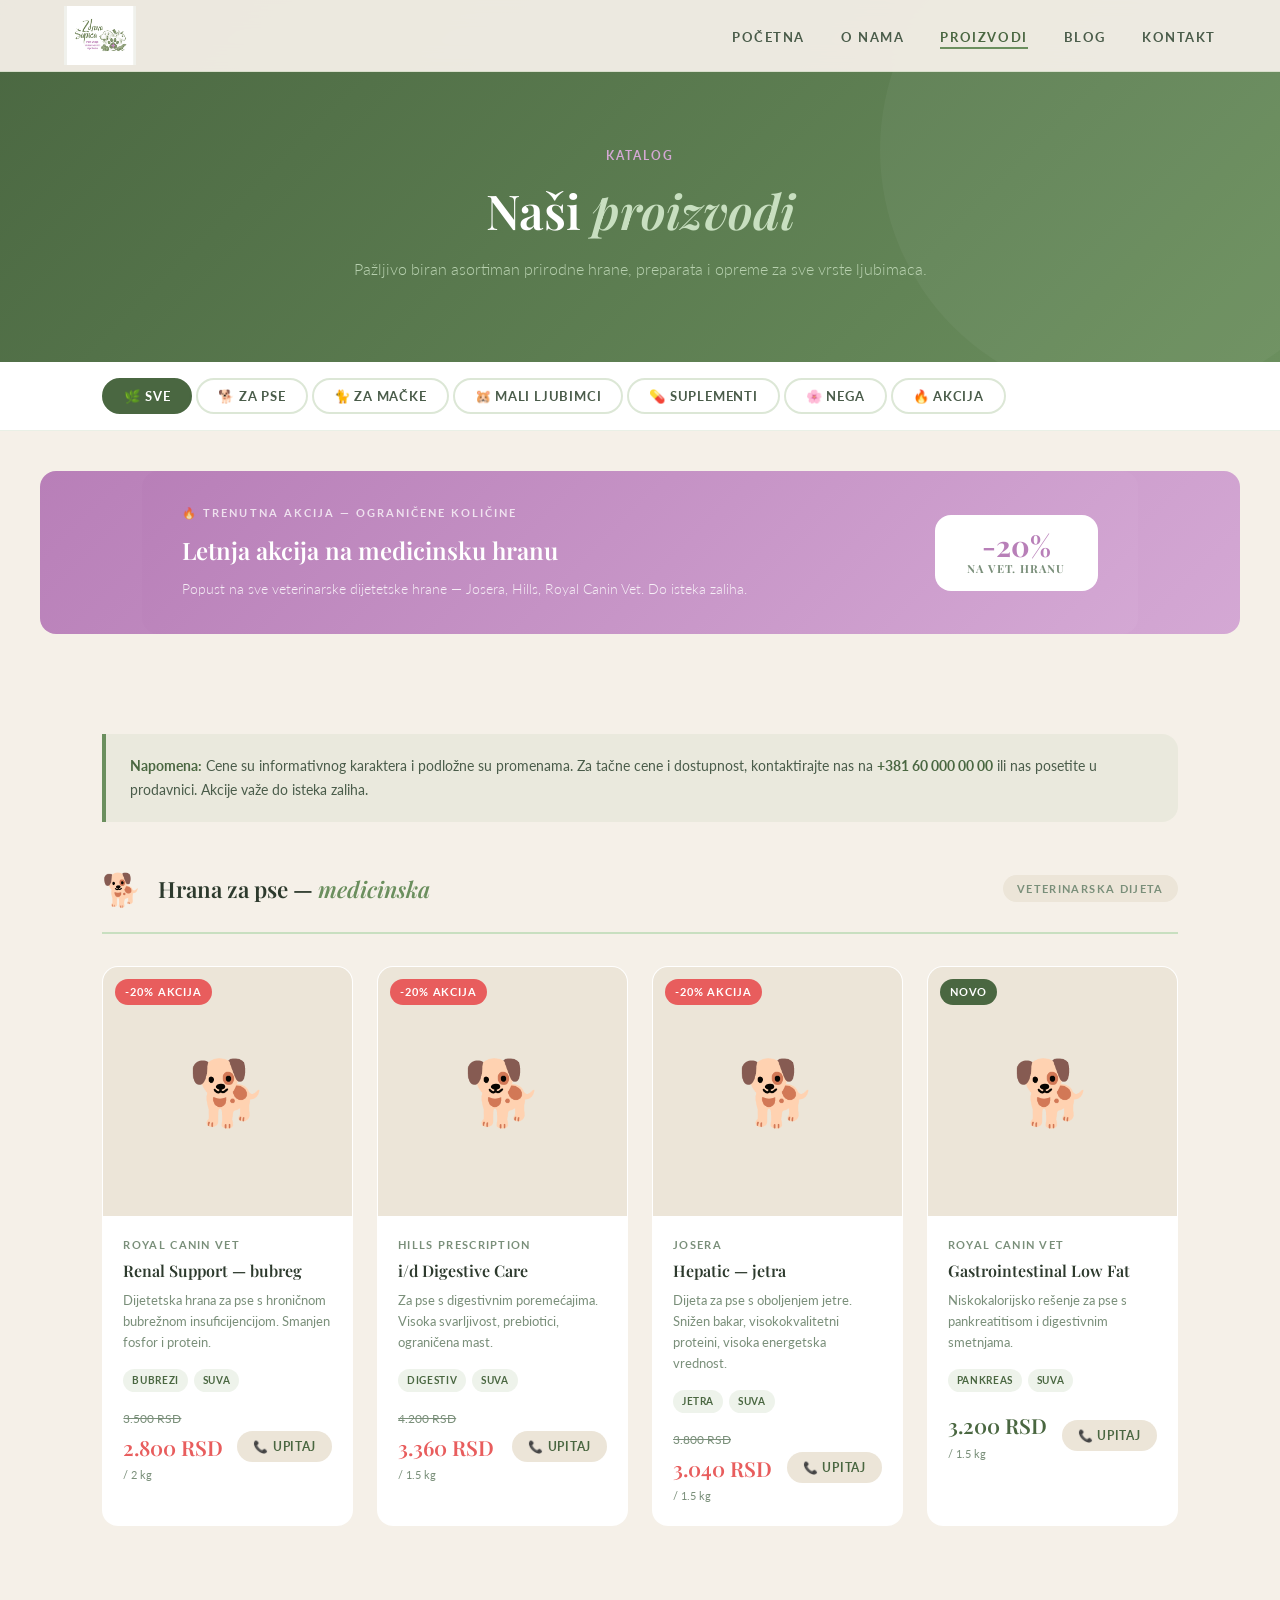
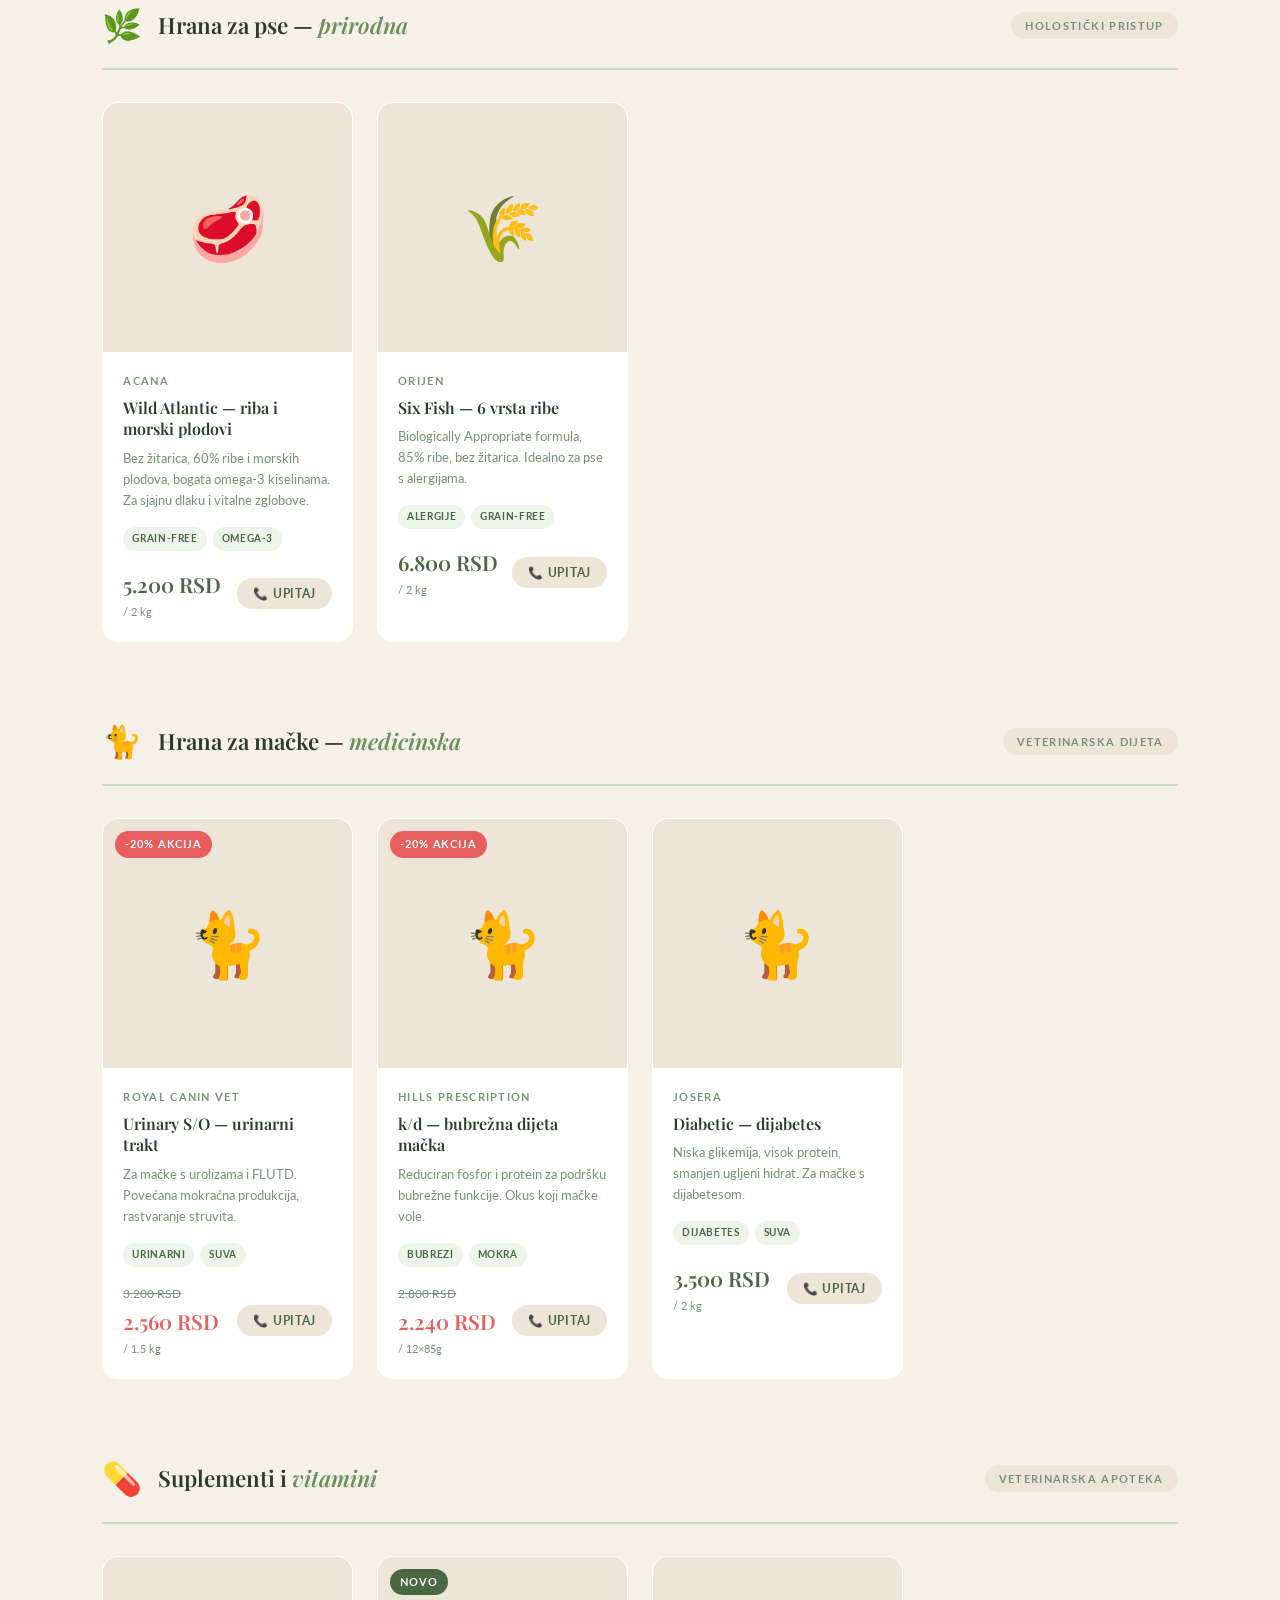
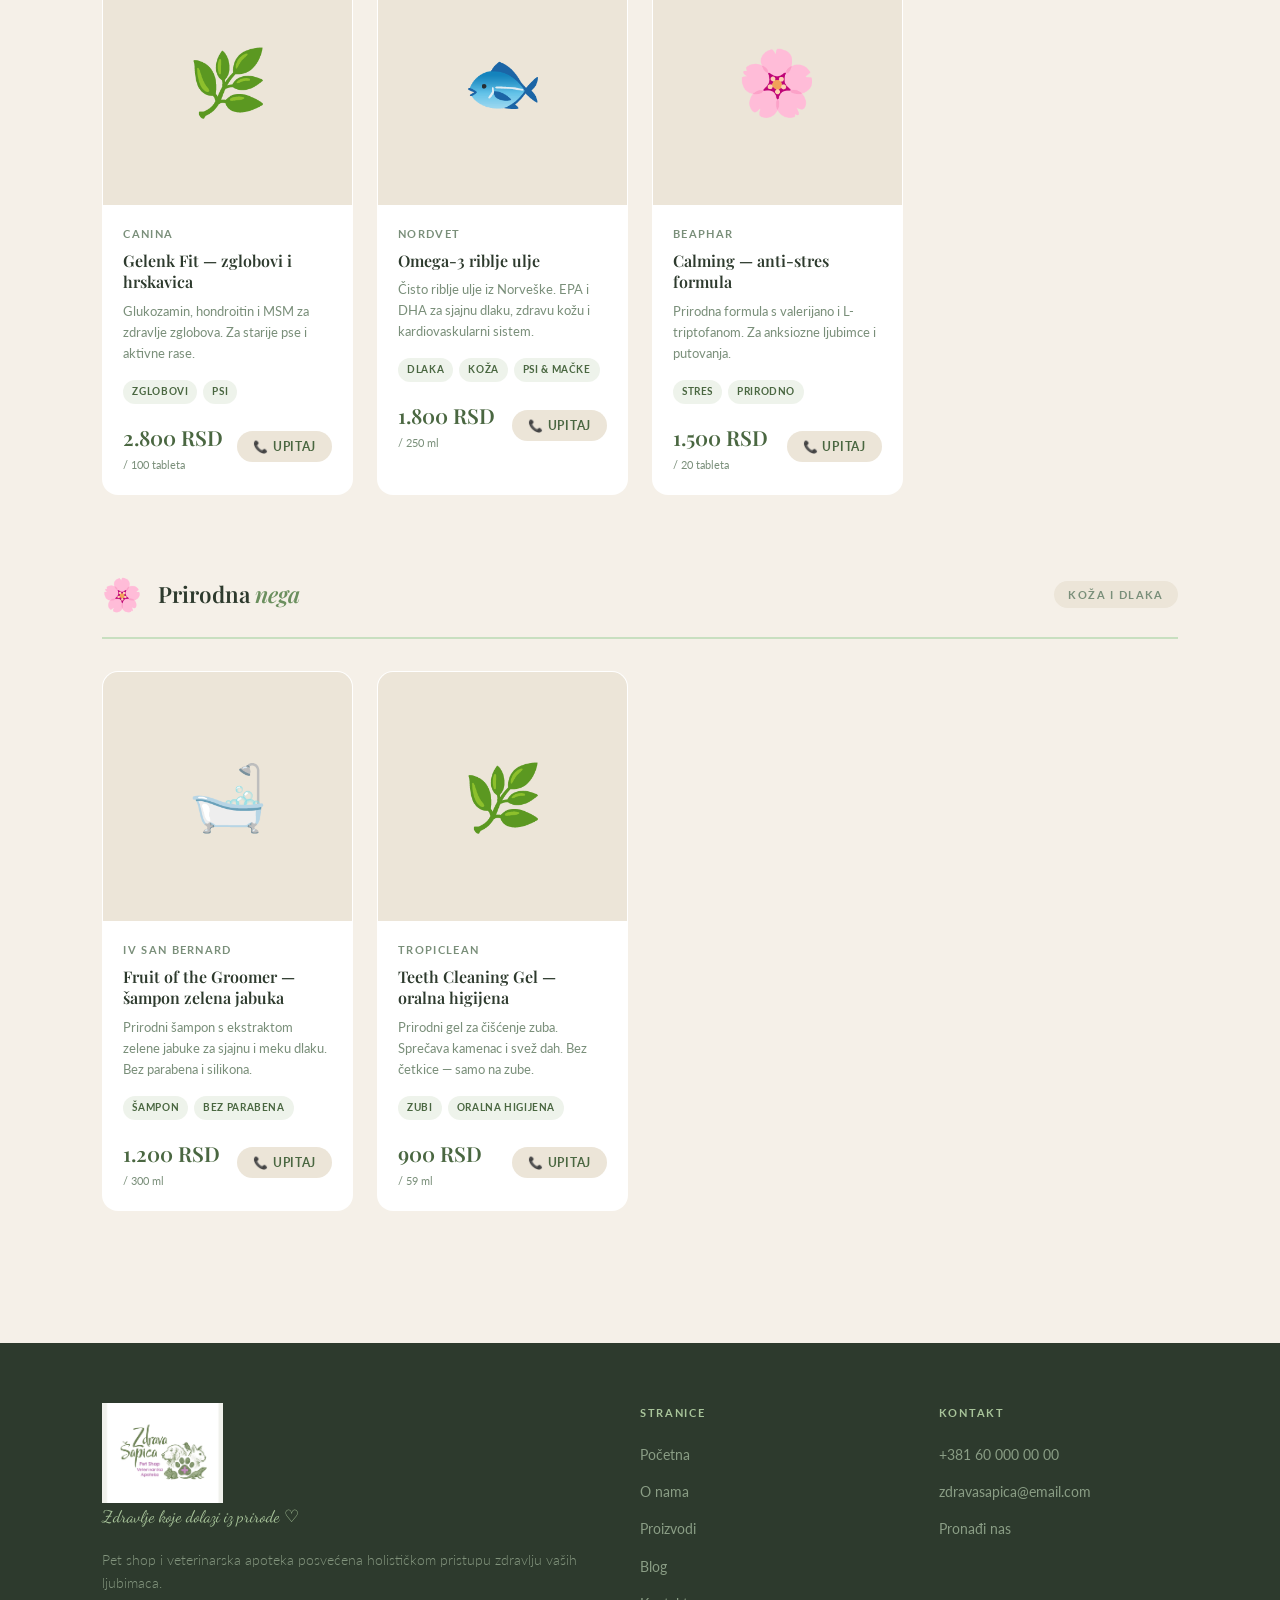
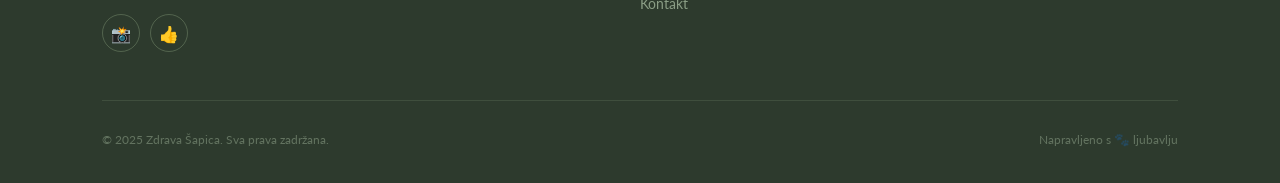
<file: proizvodi.html>
<!DOCTYPE html>
<html lang="sr">
<head>
  <meta charset="UTF-8" />
  <meta name="viewport" content="width=device-width, initial-scale=1.0" />
  <title>Proizvodi – Zdrava Šapica</title>
  <link rel="preconnect" href="https://fonts.googleapis.com" />
  <link rel="preconnect" href="https://fonts.gstatic.com" crossorigin />
  <link href="https://fonts.googleapis.com/css2?family=Playfair+Display:ital,wght@0,400;0,600;1,400&family=Lato:wght@300;400;700&family=Dancing+Script:wght@500&display=swap" rel="stylesheet" />
  <link rel="stylesheet" href="./css/proizvodi.css" />
</head>
<body>

  <nav id="navbar">
    <a href="index.html" class="nav-logo"><img src="slike/logo.png" alt="Zdrava Šapica" /></a>
    <ul class="nav-links" id="navLinks">
      <li><a href="index.html">Početna</a></li>
      <li><a href="o-nama.html">O nama</a></li>
      <li><a href="proizvodi.html" class="active">Proizvodi</a></li>
      <li><a href="blog.html">Blog</a></li>
      <li><a href="kontakt.html">Kontakt</a></li>
    </ul>
    <div class="nav-burger" id="navBurger"><span></span><span></span><span></span></div>
  </nav>

  <section class="page-hero">
    <span class="page-hero-tag">Katalog</span>
    <h1>Naši <em>proizvodi</em></h1>
    <p>Pažljivo biran asortiman prirodne hrane, preparata i opreme za sve vrste ljubimaca.</p>
  </section>

  <!-- FILTER BAR -->
  <div class="filter-bar">
    <div class="filter-inner">
      <button class="filter-btn active" onclick="filterProducts('sve', this)">🌿 Sve</button>
      <button class="filter-btn" onclick="filterProducts('psi', this)">🐕 Za pse</button>
      <button class="filter-btn" onclick="filterProducts('macke', this)">🐈 Za mačke</button>
      <button class="filter-btn" onclick="filterProducts('mali', this)">🐹 Mali ljubimci</button>
      <button class="filter-btn" onclick="filterProducts('suplementi', this)">💊 Suplementi</button>
      <button class="filter-btn" onclick="filterProducts('nega', this)">🌸 Nega</button>
      <button class="filter-btn" onclick="filterProducts('akcija', this)">🔥 Akcija</button>
    </div>
  </div>

  <!-- PROMO BANNER -->
  <div class="promo-banner">
    <div class="promo-inner" id="promoBanner">
      <div class="promo-text">
        <div class="promo-tag">🔥 Trenutna akcija — ograničene količine</div>
        <div class="promo-title">Letnja akcija na medicinsku hranu</div>
        <div class="promo-desc">Popust na sve veterinarske dijetetske hrane — Josera, Hills, Royal Canin Vet. Do isteka zaliha.</div>
      </div>
      <div class="promo-badge">-20%<span>na vet. hranu</span></div>
    </div>
  </div>

  <section class="catalog">
    <div class="catalog-inner">

      <div class="catalog-notice">
        <p><strong>Napomena:</strong> Cene su informativnog karaktera i podložne su promenama. Za tačne cene i dostupnost, kontaktirajte nas na <a href="tel:+381600000000" style="color:var(--green-dark); font-weight:700;">+381 60 000 00 00</a> ili nas posetite u prodavnici. Akcije važe do isteka zaliha.</p>
      </div>

      <!-- MEDICINSKA HRANA ZA PSE -->
      <div class="catalog-section" id="cat-psi">
        <div class="catalog-section-header">
          <div class="catalog-section-icon">🐕</div>
          <h2>Hrana za pse — <em>medicinska</em></h2>
          <span class="catalog-section-tag">Veterinarska dijeta</span>
        </div>
        <div class="products-grid">

          <div class="product-card" data-cat="psi akcija">
            <div class="product-badge-akcija">-20% Akcija</div>
            <div class="product-img">🐕</div>
            <div class="product-body">
              <div class="product-brand">Royal Canin Vet</div>
              <div class="product-name">Renal Support — bubreg</div>
              <div class="product-desc">Dijetetska hrana za pse s hroničnom bubrežnom insuficijencijom. Smanjen fosfor i protein.</div>
              <div class="product-tags"><span class="product-tag">Bubrezi</span><span class="product-tag">Suva</span></div>
              <div class="product-footer">
                <div class="product-price">
                  <div class="old-price">3.500 RSD</div>
                  <div class="new-price akcija">2.800 RSD</div>
                  <div class="per">/ 2 kg</div>
                </div>
                <button class="product-inquiry" onclick="contactInquiry('Royal Canin Renal Support')">📞 Upitaj</button>
              </div>
            </div>
          </div>

          <div class="product-card" data-cat="psi akcija">
            <div class="product-badge-akcija">-20% Akcija</div>
            <div class="product-img">🐕</div>
            <div class="product-body">
              <div class="product-brand">Hills Prescription</div>
              <div class="product-name">i/d Digestive Care</div>
              <div class="product-desc">Za pse s digestivnim poremećajima. Visoka svarljivost, prebiotici, ograničena mast.</div>
              <div class="product-tags"><span class="product-tag">Digestiv</span><span class="product-tag">Suva</span></div>
              <div class="product-footer">
                <div class="product-price">
                  <div class="old-price">4.200 RSD</div>
                  <div class="new-price akcija">3.360 RSD</div>
                  <div class="per">/ 1.5 kg</div>
                </div>
                <button class="product-inquiry" onclick="contactInquiry('Hills i/d')">📞 Upitaj</button>
              </div>
            </div>
          </div>

          <div class="product-card" data-cat="psi akcija">
            <div class="product-badge-akcija">-20% Akcija</div>
            <div class="product-img">🐕</div>
            <div class="product-body">
              <div class="product-brand">Josera</div>
              <div class="product-name">Hepatic — jetra</div>
              <div class="product-desc">Dijeta za pse s oboljenjem jetre. Snižen bakar, visokokvalitetni proteini, visoka energetska vrednost.</div>
              <div class="product-tags"><span class="product-tag">Jetra</span><span class="product-tag">Suva</span></div>
              <div class="product-footer">
                <div class="product-price">
                  <div class="old-price">3.800 RSD</div>
                  <div class="new-price akcija">3.040 RSD</div>
                  <div class="per">/ 1.5 kg</div>
                </div>
                <button class="product-inquiry" onclick="contactInquiry('Josera Hepatic')">📞 Upitaj</button>
              </div>
            </div>
          </div>

          <div class="product-card" data-cat="psi">
            <div class="product-badge-novo">Novo</div>
            <div class="product-img">🐕</div>
            <div class="product-body">
              <div class="product-brand">Royal Canin Vet</div>
              <div class="product-name">Gastrointestinal Low Fat</div>
              <div class="product-desc">Niskokalorijsko rešenje za pse s pankreatitisom i digestivnim smetnjama.</div>
              <div class="product-tags"><span class="product-tag">Pankreas</span><span class="product-tag">Suva</span></div>
              <div class="product-footer">
                <div class="product-price">
                  <div class="new-price">3.200 RSD</div>
                  <div class="per">/ 1.5 kg</div>
                </div>
                <button class="product-inquiry" onclick="contactInquiry('RC Gastrointestinal Low Fat')">📞 Upitaj</button>
              </div>
            </div>
          </div>

        </div>
      </div>

      <!-- PRIRODNA HRANA ZA PSE -->
      <div class="catalog-section" id="cat-psi-prirodna">
        <div class="catalog-section-header">
          <div class="catalog-section-icon">🌿</div>
          <h2>Hrana za pse — <em>prirodna</em></h2>
          <span class="catalog-section-tag">Holostički pristup</span>
        </div>
        <div class="products-grid">

          <div class="product-card" data-cat="psi">
            <div class="product-img">🥩</div>
            <div class="product-body">
              <div class="product-brand">Acana</div>
              <div class="product-name">Wild Atlantic — riba i morski plodovi</div>
              <div class="product-desc">Bez žitarica, 60% ribe i morskih plodova, bogata omega-3 kiselinama. Za sjajnu dlaku i vitalne zglobove.</div>
              <div class="product-tags"><span class="product-tag">Grain-free</span><span class="product-tag">Omega-3</span></div>
              <div class="product-footer">
                <div class="product-price">
                  <div class="new-price">5.200 RSD</div>
                  <div class="per">/ 2 kg</div>
                </div>
                <button class="product-inquiry" onclick="contactInquiry('Acana Wild Atlantic')">📞 Upitaj</button>
              </div>
            </div>
          </div>

          <div class="product-card" data-cat="psi">
            <div class="product-img">🌾</div>
            <div class="product-body">
              <div class="product-brand">Orijen</div>
              <div class="product-name">Six Fish — 6 vrsta ribe</div>
              <div class="product-desc">Biologically Appropriate formula, 85% ribe, bez žitarica. Idealno za pse s alergijama.</div>
              <div class="product-tags"><span class="product-tag">Alergije</span><span class="product-tag">Grain-free</span></div>
              <div class="product-footer">
                <div class="product-price">
                  <div class="new-price">6.800 RSD</div>
                  <div class="per">/ 2 kg</div>
                </div>
                <button class="product-inquiry" onclick="contactInquiry('Orijen Six Fish')">📞 Upitaj</button>
              </div>
            </div>
          </div>

        </div>
      </div>

      <!-- MEDICINSKA HRANA ZA MAČKE -->
      <div class="catalog-section" id="cat-macke">
        <div class="catalog-section-header">
          <div class="catalog-section-icon">🐈</div>
          <h2>Hrana za mačke — <em>medicinska</em></h2>
          <span class="catalog-section-tag">Veterinarska dijeta</span>
        </div>
        <div class="products-grid">

          <div class="product-card" data-cat="macke akcija">
            <div class="product-badge-akcija">-20% Akcija</div>
            <div class="product-img">🐈</div>
            <div class="product-body">
              <div class="product-brand">Royal Canin Vet</div>
              <div class="product-name">Urinary S/O — urinarni trakt</div>
              <div class="product-desc">Za mačke s urolizama i FLUTD. Povećana mokraćna produkcija, rastvaranje struvita.</div>
              <div class="product-tags"><span class="product-tag">Urinarni</span><span class="product-tag">Suva</span></div>
              <div class="product-footer">
                <div class="product-price">
                  <div class="old-price">3.200 RSD</div>
                  <div class="new-price akcija">2.560 RSD</div>
                  <div class="per">/ 1.5 kg</div>
                </div>
                <button class="product-inquiry" onclick="contactInquiry('RC Urinary S/O mačka')">📞 Upitaj</button>
              </div>
            </div>
          </div>

          <div class="product-card" data-cat="macke akcija">
            <div class="product-badge-akcija">-20% Akcija</div>
            <div class="product-img">🐈</div>
            <div class="product-body">
              <div class="product-brand">Hills Prescription</div>
              <div class="product-name">k/d — bubrežna dijeta mačka</div>
              <div class="product-desc">Reduciran fosfor i protein za podršku bubrežne funkcije. Okus koji mačke vole.</div>
              <div class="product-tags"><span class="product-tag">Bubrezi</span><span class="product-tag">Mokra</span></div>
              <div class="product-footer">
                <div class="product-price">
                  <div class="old-price">2.800 RSD</div>
                  <div class="new-price akcija">2.240 RSD</div>
                  <div class="per">/ 12×85g</div>
                </div>
                <button class="product-inquiry" onclick="contactInquiry('Hills k/d mačka')">📞 Upitaj</button>
              </div>
            </div>
          </div>

          <div class="product-card" data-cat="macke">
            <div class="product-img">🐈</div>
            <div class="product-body">
              <div class="product-brand">Josera</div>
              <div class="product-name">Diabetic — dijabetes</div>
              <div class="product-desc">Niska glikemija, visok protein, smanjen ugljeni hidrat. Za mačke s dijabetesom.</div>
              <div class="product-tags"><span class="product-tag">Dijabetes</span><span class="product-tag">Suva</span></div>
              <div class="product-footer">
                <div class="product-price">
                  <div class="new-price">3.500 RSD</div>
                  <div class="per">/ 2 kg</div>
                </div>
                <button class="product-inquiry" onclick="contactInquiry('Josera Diabetic mačka')">📞 Upitaj</button>
              </div>
            </div>
          </div>

        </div>
      </div>

      <!-- SUPLEMENTI -->
      <div class="catalog-section" id="cat-suplementi">
        <div class="catalog-section-header">
          <div class="catalog-section-icon">💊</div>
          <h2>Suplementi i <em>vitamini</em></h2>
          <span class="catalog-section-tag">Veterinarska apoteka</span>
        </div>
        <div class="products-grid">

          <div class="product-card" data-cat="suplementi">
            <div class="product-img">🌿</div>
            <div class="product-body">
              <div class="product-brand">Canina</div>
              <div class="product-name">Gelenk Fit — zglobovi i hrskavica</div>
              <div class="product-desc">Glukozamin, hondroitin i MSM za zdravlje zglobova. Za starije pse i aktivne rase.</div>
              <div class="product-tags"><span class="product-tag">Zglobovi</span><span class="product-tag">Psi</span></div>
              <div class="product-footer">
                <div class="product-price">
                  <div class="new-price">2.800 RSD</div>
                  <div class="per">/ 100 tableta</div>
                </div>
                <button class="product-inquiry" onclick="contactInquiry('Canina Gelenk Fit')">📞 Upitaj</button>
              </div>
            </div>
          </div>

          <div class="product-card" data-cat="suplementi">
            <div class="product-badge-novo">Novo</div>
            <div class="product-img">🐟</div>
            <div class="product-body">
              <div class="product-brand">NordVet</div>
              <div class="product-name">Omega-3 riblje ulje</div>
              <div class="product-desc">Čisto riblje ulje iz Norveške. EPA i DHA za sjajnu dlaku, zdravu kožu i kardiovaskularni sistem.</div>
              <div class="product-tags"><span class="product-tag">Dlaka</span><span class="product-tag">Koža</span><span class="product-tag">Psi & Mačke</span></div>
              <div class="product-footer">
                <div class="product-price">
                  <div class="new-price">1.800 RSD</div>
                  <div class="per">/ 250 ml</div>
                </div>
                <button class="product-inquiry" onclick="contactInquiry('NordVet Omega-3')">📞 Upitaj</button>
              </div>
            </div>
          </div>

          <div class="product-card" data-cat="suplementi">
            <div class="product-img">🌸</div>
            <div class="product-body">
              <div class="product-brand">Beaphar</div>
              <div class="product-name">Calming — anti-stres formula</div>
              <div class="product-desc">Prirodna formula s valerijano i L-triptofanom. Za anksiozne ljubimce i putovanja.</div>
              <div class="product-tags"><span class="product-tag">Stres</span><span class="product-tag">Prirodno</span></div>
              <div class="product-footer">
                <div class="product-price">
                  <div class="new-price">1.500 RSD</div>
                  <div class="per">/ 20 tableta</div>
                </div>
                <button class="product-inquiry" onclick="contactInquiry('Beaphar Calming')">📞 Upitaj</button>
              </div>
            </div>
          </div>

        </div>
      </div>

      <!-- NEGA -->
      <div class="catalog-section" id="cat-nega">
        <div class="catalog-section-header">
          <div class="catalog-section-icon">🌸</div>
          <h2>Prirodna <em>nega</em></h2>
          <span class="catalog-section-tag">Koža i dlaka</span>
        </div>
        <div class="products-grid">

          <div class="product-card" data-cat="nega">
            <div class="product-img">🛁</div>
            <div class="product-body">
              <div class="product-brand">Iv San Bernard</div>
              <div class="product-name">Fruit of the Groomer — šampon zelena jabuka</div>
              <div class="product-desc">Prirodni šampon s ekstraktom zelene jabuke za sjajnu i meku dlaku. Bez parabena i silikona.</div>
              <div class="product-tags"><span class="product-tag">Šampon</span><span class="product-tag">Bez parabena</span></div>
              <div class="product-footer">
                <div class="product-price">
                  <div class="new-price">1.200 RSD</div>
                  <div class="per">/ 300 ml</div>
                </div>
                <button class="product-inquiry" onclick="contactInquiry('ISB Šampon zelena jabuka')">📞 Upitaj</button>
              </div>
            </div>
          </div>

          <div class="product-card" data-cat="nega">
            <div class="product-img">🌿</div>
            <div class="product-body">
              <div class="product-brand">Tropiclean</div>
              <div class="product-name">Teeth Cleaning Gel — oralna higijena</div>
              <div class="product-desc">Prirodni gel za čišćenje zuba. Sprečava kamenac i svež dah. Bez četkice — samo na zube.</div>
              <div class="product-tags"><span class="product-tag">Zubi</span><span class="product-tag">Oralna higijena</span></div>
              <div class="product-footer">
                <div class="product-price">
                  <div class="new-price">900 RSD</div>
                  <div class="per">/ 59 ml</div>
                </div>
                <button class="product-inquiry" onclick="contactInquiry('Tropiclean zubni gel')">📞 Upitaj</button>
              </div>
            </div>
          </div>

        </div>
      </div>

    </div>
  </section>

  <footer>
    <div class="footer-inner">
      <div>
        <div class="footer-logo"><img src="slike/logo.png" alt="Zdrava Šapica" /></div>
        <p class="footer-tagline">Zdravlje koje dolazi iz prirode ♡</p>
        <p class="footer-desc">Pet shop i veterinarska apoteka posvećena holističkom pristupu zdravlju vaših ljubimaca.</p>
        <div class="footer-social">
          <a href="https://instagram.com/" target="_blank" class="social-btn">📸</a>
          <a href="https://facebook.com/" target="_blank" class="social-btn">👍</a>
        </div>
      </div>
      <div class="footer-nav">
        <h4>Stranice</h4>
        <ul>
          <li><a href="index.html">Početna</a></li>
          <li><a href="o-nama.html">O nama</a></li>
          <li><a href="proizvodi.html">Proizvodi</a></li>
          <li><a href="blog.html">Blog</a></li>
          <li><a href="kontakt.html">Kontakt</a></li>
        </ul>
      </div>
      <div class="footer-nav">
        <h4>Kontakt</h4>
        <ul>
          <li><a href="tel:+381600000000">+381 60 000 00 00</a></li>
          <li><a href="mailto:zdravasapica@email.com">zdravasapica@email.com</a></li>
          <li><a href="kontakt.html">Pronađi nas</a></li>
        </ul>
      </div>
    </div>
    <div class="footer-bottom">
      <p>© 2025 Zdrava Šapica. Sva prava zadržana.</p>
      <p>Napravljeno s 🐾 ljubavlju</p>
    </div>
  </footer>

  <script>
    const navbar = document.getElementById('navbar');
    window.addEventListener('scroll', () => navbar.classList.toggle('scrolled', window.scrollY > 20));
    document.getElementById('navBurger').addEventListener('click', () => document.getElementById('navLinks').classList.toggle('open'));

    // Filter
    function filterProducts(cat, btn) {
      document.querySelectorAll('.filter-btn').forEach(b => b.classList.remove('active'));
      btn.classList.add('active');
      const cards = document.querySelectorAll('.product-card');
      cards.forEach(card => {
        const cats = card.getAttribute('data-cat') || '';
        if (cat === 'sve' || cats.includes(cat)) {
          card.style.display = '';
        } else {
          card.style.display = 'none';
        }
      });
    }

    // Contact inquiry
    function contactInquiry(product) {
      window.location.href = `kontakt.html?product=${encodeURIComponent(product)}`;
    }

    const observer = new IntersectionObserver(entries => entries.forEach(e => { if (e.isIntersecting) { e.target.classList.add('visible'); observer.unobserve(e.target); } }), { threshold: 0.08 });
    document.querySelectorAll('.reveal').forEach(el => observer.observe(el));
  </script>
</body>
</html>
</file>
<file: css/index.css>
:root {
    --green-dark:   #4a6741;
    --green-mid:    #6b8f5e;
    --green-light:  #a8c49a;
    --mint:         #c8dfc0;
    --cream:        #f5f0e8;
    --cream-dark:   #ece5d8;
    --lila:         #b87fb8;
    --lila-light:   #d4a8d4;
    --text-dark:    #2d3a2d;
    --text-mid:     #4a5c4a;
    --text-light:   #7a8f7a;
    --white:        #ffffff;
    --shadow:       0 8px 32px rgba(74,103,65,0.12);
    --radius:       16px;
    --radius-sm:    8px;
  }

  /* ===== RESET & BASE ===== */
  *, *::before, *::after { box-sizing: border-box; margin: 0; padding: 0; }
  html { scroll-behavior: smooth; }
  body {
    font-family: 'Lato', sans-serif;
    background: var(--cream);
    color: var(--text-dark);
    line-height: 1.7;
    overflow-x: hidden;
  }
  img { max-width: 100%; display: block; }
  a { text-decoration: none; color: inherit; }

  /* ===== NAVIGATION ===== */
  nav {
    position: fixed; top: 0; left: 0; right: 0; z-index: 100;
    background: rgba(245,240,232,0.95);
    backdrop-filter: blur(12px);
    border-bottom: 1px solid rgba(168,196,154,0.3);
    padding: 0 5%;
    display: flex; align-items: center; justify-content: space-between;
    height: 72px;
    transition: box-shadow 0.3s;
  }
  nav.scrolled { box-shadow: var(--shadow); }
  .nav-logo img {
    height: 60px;
    width: auto;
    object-fit: contain;
    margin-top: 0;
  }
  
  @media (max-width: 680px) {
    .nav-logo img {
      height: 42px;
    }
  }
  .nav-links {
    display: flex; gap: 36px; list-style: none;
  }
  .nav-links a {
    font-family: 'Lato', sans-serif;
    font-weight: 700;
    font-size: 0.82rem;
    letter-spacing: 0.12em;
    text-transform: uppercase;
    color: var(--text-mid);
    position: relative;
    padding-bottom: 4px;
    transition: color 0.3s;
  }
  .nav-links a::after {
    content: '';
    position: absolute; bottom: 0; left: 0; width: 0; height: 2px;
    background: var(--lila);
    transition: width 0.3s;
  }
  .nav-links a:hover { color: var(--green-dark); }
  .nav-links a:hover::after { width: 100%; }
  .nav-links a.active { color: var(--green-dark); }
  .nav-links a.active::after { width: 100%; background: var(--green-mid); }
  .nav-burger { display: none; cursor: pointer; flex-direction: column; gap: 5px; }
  .nav-burger span { display: block; width: 24px; height: 2px; background: var(--green-dark); transition: all 0.3s; }

  /* ===== HERO ===== */
  .hero {
    min-height: 100vh;
    display: grid;
    grid-template-columns: 1fr 1fr;
    padding-top: 72px;
    position: relative;
    overflow: hidden;
  }
  .hero-bg-deco {
    position: absolute; inset: 0; pointer-events: none; z-index: 0;
  }
  .hero-bg-deco::before {
    content: '';
    position: absolute; top: -80px; right: -80px;
    width: 600px; height: 600px;
    border-radius: 50%;
    background: radial-gradient(circle, rgba(168,196,154,0.18) 0%, transparent 70%);
  }
  .hero-bg-deco::after {
    content: '';
    position: absolute; bottom: 80px; left: -120px;
    width: 400px; height: 400px;
    border-radius: 50%;
    background: radial-gradient(circle, rgba(184,127,184,0.1) 0%, transparent 70%);
  }

  .hero-left {
    display: flex; flex-direction: column; justify-content: center;
    padding: 80px 6% 80px 8%;
    position: relative; z-index: 1;
  }
  .hero-badge {
    display: inline-flex; align-items: center; gap: 8px;
    background: rgba(168,196,154,0.25);
    border: 1px solid rgba(107,143,94,0.3);
    border-radius: 50px;
    padding: 6px 16px;
    font-size: 0.75rem;
    font-weight: 700;
    letter-spacing: 0.1em;
    text-transform: uppercase;
    color: var(--green-dark);
    margin-bottom: 28px;
    width: fit-content;
    animation: fadeInUp 0.8s ease both;
  }
  .hero-badge::before { content: '🌿'; font-size: 0.9rem; }

  .hero-title {
    font-family: 'Playfair Display', serif;
    font-size: clamp(2.4rem, 4vw, 3.6rem);
    font-weight: 600;
    line-height: 1.15;
    color: var(--text-dark);
    margin-bottom: 8px;
    animation: fadeInUp 0.8s 0.1s ease both;
  }
  .hero-title em {
    font-style: italic;
    color: var(--green-mid);
  }
  .hero-subtitle-script {
    font-family: 'Dancing Script', cursive;
    font-size: clamp(1.5rem, 2.5vw, 2.1rem);
    color: var(--lila);
    margin-bottom: 28px;
    animation: fadeInUp 0.8s 0.2s ease both;
  }
  .hero-desc {
    font-size: 1.02rem;
    color: var(--text-mid);
    max-width: 440px;
    line-height: 1.8;
    margin-bottom: 44px;
    font-weight: 300;
    animation: fadeInUp 0.8s 0.3s ease both;
  }
  .hero-desc strong { font-weight: 700; color: var(--green-dark); }

  .hero-cta {
    display: flex; gap: 16px; flex-wrap: wrap;
    animation: fadeInUp 0.8s 0.4s ease both;
  }
  .btn-primary {
    display: inline-flex; align-items: center; gap: 8px;
    background: var(--green-dark);
    color: var(--white);
    padding: 14px 32px;
    border-radius: 50px;
    font-weight: 700;
    font-size: 0.88rem;
    letter-spacing: 0.08em;
    text-transform: uppercase;
    transition: background 0.3s, transform 0.2s, box-shadow 0.3s;
    box-shadow: 0 4px 20px rgba(74,103,65,0.25);
  }
  .btn-primary:hover {
    background: var(--green-mid);
    transform: translateY(-2px);
    box-shadow: 0 8px 28px rgba(74,103,65,0.3);
  }
  .btn-secondary {
    display: inline-flex; align-items: center; gap: 8px;
    background: transparent;
    color: var(--green-dark);
    padding: 14px 28px;
    border-radius: 50px;
    font-weight: 700;
    font-size: 0.88rem;
    letter-spacing: 0.08em;
    text-transform: uppercase;
    border: 2px solid var(--green-light);
    transition: all 0.3s;
  }
  .btn-secondary:hover {
    background: var(--mint);
    border-color: var(--green-mid);
  }

  .hero-trust {
    display: flex; gap: 32px; margin-top: 52px;
    animation: fadeInUp 0.8s 0.5s ease both;
  }
  .trust-item {
    display: flex; flex-direction: column; align-items: center; gap: 6px;
    text-align: center;
  }
  .trust-icon { font-size: 1.6rem; }
  .trust-label {
    font-size: 0.72rem;
    font-weight: 700;
    letter-spacing: 0.08em;
    text-transform: uppercase;
    color: var(--text-light);
  }

  .hero-right {
    position: relative; overflow: hidden;
    animation: fadeIn 1s 0.3s ease both;
  }
  .hero-right img {
    width: 100%; height: 100%;
    object-fit: cover;
  }
  .hero-right-overlay {
    position: absolute; inset: 0;
    background: linear-gradient(to right, var(--cream) 0%, transparent 25%);
  }
  .hero-stamp {
    position: absolute; bottom: 40px; right: 40px;
    width: 130px; height: 130px;
    background: rgba(245,240,232,0.92);
    border-radius: 50%;
    border: 2px solid var(--green-light);
    display: flex; flex-direction: column; align-items: center; justify-content: center;
    text-align: center;
    padding: 16px;
    box-shadow: var(--shadow);
  }
  .hero-stamp .stamp-icon { font-size: 1.8rem; margin-bottom: 4px; }
  .hero-stamp p { font-size: 0.62rem; font-weight: 700; letter-spacing: 0.06em; text-transform: uppercase; color: var(--green-dark); line-height: 1.4; }

  /* ===== FEATURES STRIP ===== */
  .features-strip {
    background: var(--green-dark);
    padding: 28px 8%;
    display: flex; justify-content: center; gap: 60px;
    flex-wrap: wrap;
  }
  .feature-item {
    display: flex; align-items: center; gap: 12px;
    color: var(--mint);
  }
  .feature-item .fi-icon { font-size: 1.5rem; }
  .feature-item p {
    font-size: 0.82rem; font-weight: 700;
    letter-spacing: 0.06em; text-transform: uppercase;
    color: rgba(200,223,192,0.9);
  }

  /* ===== SECTION HEADER ===== */
  .section-header {
    text-align: center;
    margin-bottom: 56px;
  }
  .section-tag {
    display: inline-block;
    font-size: 0.72rem;
    font-weight: 700;
    letter-spacing: 0.18em;
    text-transform: uppercase;
    color: var(--lila);
    margin-bottom: 12px;
  }
  .section-title {
    font-family: 'Playfair Display', serif;
    font-size: clamp(1.8rem, 3vw, 2.6rem);
    font-weight: 600;
    color: var(--text-dark);
    line-height: 1.2;
  }
  .section-title em { font-style: italic; color: var(--green-mid); }
  .section-divider {
    width: 60px; height: 3px;
    background: linear-gradient(to right, var(--green-light), var(--lila-light));
    margin: 16px auto 0;
    border-radius: 2px;
  }

  /* ===== HOLISTIC SECTION ===== */
  .holistic {
    padding: 100px 8%;
    background: var(--cream);
  }
  .holistic-grid {
    display: grid;
    grid-template-columns: 1fr 1fr;
    gap: 80px;
    align-items: center;
    max-width: 1200px;
    margin: 0 auto;
  }
  .holistic-visual {
    position: relative;
  }
  .holistic-img-main {
    border-radius: 24px;
    overflow: hidden;
    box-shadow: var(--shadow);
    aspect-ratio: 4/5;
  }
  .holistic-img-main img {
    width: 100%; height: 100%; object-fit: cover;
  }
  .holistic-img-accent {
    position: absolute; bottom: -28px; right: -28px;
    width: 180px; border-radius: 16px;
    overflow: hidden;
    box-shadow: var(--shadow);
    border: 4px solid var(--white);
  }
  .holistic-img-accent img { width: 100%; }
  .holistic-deco-circle {
    position: absolute; top: -20px; left: -20px;
    width: 120px; height: 120px;
    border-radius: 50%;
    background: var(--mint);
    opacity: 0.5;
    z-index: -1;
  }

  .holistic-text {}
  .holistic-text .section-header { text-align: left; margin-bottom: 28px; }
  .holistic-text .section-divider { margin: 16px 0 0; }
  .holistic-intro {
    font-size: 1.05rem;
    color: var(--text-mid);
    line-height: 1.85;
    margin: 28px 0;
    font-weight: 300;
  }
  .holistic-intro strong { color: var(--green-dark); font-weight: 700; }

  .holistic-pillars {
    display: flex; flex-direction: column; gap: 20px;
    margin-top: 32px;
  }
  .pillar {
    display: flex; align-items: flex-start; gap: 16px;
    padding: 20px;
    background: var(--white);
    border-radius: var(--radius-sm);
    border-left: 4px solid var(--green-light);
    transition: border-color 0.3s, box-shadow 0.3s;
  }
  .pillar:hover { border-color: var(--green-mid); box-shadow: var(--shadow); }
  .pillar-icon { font-size: 1.6rem; flex-shrink: 0; margin-top: 2px; }
  .pillar h4 {
    font-family: 'Playfair Display', serif;
    font-size: 1rem;
    font-weight: 600;
    color: var(--text-dark);
    margin-bottom: 4px;
  }
  .pillar p { font-size: 0.88rem; color: var(--text-light); line-height: 1.6; }

  /* ===== SERVICES ===== */
  .services {
    padding: 100px 8%;
    background: var(--cream-dark);
  }
  .services-inner { max-width: 1200px; margin: 0 auto; }
  .services-grid {
    display: grid;
    grid-template-columns: repeat(auto-fit, minmax(200px, 1fr));
    gap: 24px;
  }
  .service-card {
    background: var(--white);
    border-radius: var(--radius);
    padding: 36px 28px;
    text-align: center;
    border: 1px solid transparent;
    transition: all 0.35s;
    position: relative; overflow: hidden;
  }
  .service-card::before {
    content: '';
    position: absolute; bottom: 0; left: 0; right: 0; height: 3px;
    background: linear-gradient(to right, var(--green-light), var(--lila-light));
    transform: scaleX(0);
    transition: transform 0.3s;
  }
  .service-card:hover { transform: translateY(-6px); box-shadow: var(--shadow); border-color: var(--mint); }
  .service-card:hover::before { transform: scaleX(1); }
  .service-icon { font-size: 2.4rem; margin-bottom: 16px; }
  .service-card h3 {
    font-family: 'Playfair Display', serif;
    font-size: 1.05rem;
    font-weight: 600;
    color: var(--text-dark);
    margin-bottom: 10px;
  }
  .service-card p { font-size: 0.86rem; color: var(--text-light); line-height: 1.65; }

  /* ===== GALLERY STRIP ===== */
  .gallery-strip {
    padding: 80px 8%;
    background: var(--cream);
  }
  .gallery-strip-inner { max-width: 1200px; margin: 0 auto; }
  .gallery-grid {
    display: grid;
    grid-template-columns: 2fr 1fr 1fr 1fr;
    grid-template-rows: auto auto;
    gap: 16px;
    margin-top: 48px;
  }
  .gallery-item {
    border-radius: var(--radius);
    overflow: hidden;
    position: relative;
  }
  .gallery-item img {
    width: 100%; height: 100%; object-fit: cover;
    transition: transform 0.5s ease;
  }
  .gallery-item:hover img { transform: scale(1.05); }
  .gallery-item:first-child {
    grid-row: span 2;
    min-height: 400px;
  }
  .gallery-item:not(:first-child) { min-height: 180px; }
  .gallery-cta { text-align: center; margin-top: 40px; }

  /* ===== ABOUT PREVIEW ===== */
  .about-preview {
    padding: 100px 8%;
    background: var(--green-dark);
    position: relative; overflow: hidden;
  }
  .about-preview::before {
    content: '';
    position: absolute; top: -200px; right: -200px;
    width: 600px; height: 600px; border-radius: 50%;
    background: rgba(255,255,255,0.03);
  }
  .about-preview-inner {
    max-width: 1200px; margin: 0 auto;
    display: grid; grid-template-columns: 1fr 1fr;
    gap: 80px; align-items: center;
  }
  .about-preview-text {}
  .about-preview-text .section-tag { color: var(--lila-light); }
  .about-preview-text .section-title { color: var(--white); }
  .about-preview-text .section-divider { margin: 16px 0 0; }
  .about-preview-body {
    color: rgba(200,223,192,0.85);
    font-size: 1.02rem;
    line-height: 1.85;
    font-weight: 300;
    margin-top: 28px;
    margin-bottom: 32px;
  }
  .about-preview-body strong { color: var(--mint); font-weight: 700; }
  .about-stats {
    display: flex; gap: 40px; margin-top: 40px;
  }
  .stat { text-align: left; }
  .stat-num {
    font-family: 'Playfair Display', serif;
    font-size: 2.4rem;
    font-weight: 600;
    color: var(--white);
    line-height: 1;
  }
  .stat-label {
    font-size: 0.78rem;
    font-weight: 700;
    letter-spacing: 0.08em;
    text-transform: uppercase;
    color: var(--green-light);
    margin-top: 6px;
  }

  .about-preview-contact {
    background: rgba(255,255,255,0.06);
    border-radius: var(--radius);
    padding: 40px;
    border: 1px solid rgba(168,196,154,0.2);
  }
  .contact-item {
    display: flex; align-items: center; gap: 16px;
    padding: 16px 0;
    border-bottom: 1px solid rgba(168,196,154,0.15);
  }
  .contact-item:last-child { border-bottom: none; padding-bottom: 0; }
  .contact-item:first-child { padding-top: 0; }
  .contact-icon { font-size: 1.4rem; width: 40px; text-align: center; flex-shrink: 0; }
  .contact-info { }
  .contact-label {
    font-size: 0.72rem;
    font-weight: 700;
    letter-spacing: 0.12em;
    text-transform: uppercase;
    color: var(--green-light);
    margin-bottom: 2px;
  }
  .contact-value {
    font-size: 0.95rem;
    color: var(--white);
    font-weight: 300;
  }
  .contact-value a { color: var(--mint); transition: color 0.3s; }
  .contact-value a:hover { color: var(--lila-light); }

  /* ===== BLOG PREVIEW ===== */
  .blog-preview {
    padding: 100px 8%;
    background: var(--cream-dark);
  }
  .blog-preview-inner { max-width: 1200px; margin: 0 auto; }
  .blog-grid {
    display: grid;
    grid-template-columns: repeat(3, 1fr);
    gap: 28px;
    margin-top: 16px;
  }
  .blog-card {
    background: var(--white);
    border-radius: var(--radius);
    overflow: hidden;
    transition: transform 0.3s, box-shadow 0.3s;
  }
  .blog-card:hover { transform: translateY(-6px); box-shadow: var(--shadow); }
  .blog-card-img {
    aspect-ratio: 16/9;
    overflow: hidden;
    background: var(--mint);
    display: flex; align-items: center; justify-content: center;
  }
  .blog-card-img img { width: 100%; height: 100%; object-fit: cover; transition: transform 0.5s; }
  .blog-card:hover .blog-card-img img { transform: scale(1.06); }
  .blog-card-img-placeholder { font-size: 3rem; }
  .blog-card-body { padding: 28px; }
  .blog-tag {
    display: inline-block;
    background: rgba(184,127,184,0.12);
    color: var(--lila);
    font-size: 0.7rem;
    font-weight: 700;
    letter-spacing: 0.1em;
    text-transform: uppercase;
    padding: 4px 12px;
    border-radius: 50px;
    margin-bottom: 12px;
  }
  .blog-card h3 {
    font-family: 'Playfair Display', serif;
    font-size: 1.05rem;
    font-weight: 600;
    color: var(--text-dark);
    line-height: 1.4;
    margin-bottom: 10px;
  }
  .blog-card p { font-size: 0.86rem; color: var(--text-light); line-height: 1.65; margin-bottom: 20px; }
  .blog-read-more {
    display: inline-flex; align-items: center; gap: 6px;
    font-size: 0.8rem; font-weight: 700;
    letter-spacing: 0.08em; text-transform: uppercase;
    color: var(--green-dark);
    transition: gap 0.3s;
  }
  .blog-read-more:hover { gap: 10px; color: var(--green-mid); }

  .blog-footer { text-align: center; margin-top: 48px; }

  /* ===== FOOTER ===== */
  footer {
    background: var(--text-dark);
    padding: 60px 8% 32px;
  }
  .footer-inner {
    max-width: 1200px; margin: 0 auto;
    display: grid; grid-template-columns: 2fr 1fr 1fr; gap: 60px;
    padding-bottom: 48px;
    border-bottom: 1px solid rgba(168,196,154,0.15);
  }
  .footer-brand {}
  .footer-logo img {
    height: 100px; width: auto;
    
  }
  .footer-tagline {
    font-family: 'Dancing Script', cursive;
    font-size: 1.1rem;
    color: var(--green-light);
    margin-bottom: 20px;
  }
  .footer-desc { font-size: 0.88rem; color: rgba(200,223,192,0.6); line-height: 1.7; font-weight: 300; }

  .footer-nav h4 {
    font-size: 0.72rem;
    font-weight: 700;
    letter-spacing: 0.15em;
    text-transform: uppercase;
    color: var(--green-light);
    margin-bottom: 20px;
  }
  .footer-nav ul { list-style: none; display: flex; flex-direction: column; gap: 10px; }
  .footer-nav ul a {
    font-size: 0.9rem;
    color: rgba(200,223,192,0.65);
    transition: color 0.3s;
  }
  .footer-nav ul a:hover { color: var(--mint); }

  .footer-social { display: flex; gap: 12px; margin-top: 20px; }
  .social-btn {
    width: 40px; height: 40px;
    border-radius: 50%;
    border: 1px solid rgba(168,196,154,0.3);
    display: flex; align-items: center; justify-content: center;
    font-size: 1.1rem;
    color: var(--green-light);
    transition: all 0.3s;
  }
  .social-btn:hover { background: var(--green-mid); border-color: var(--green-mid); color: white; }

  .footer-bottom {
    max-width: 1200px; margin: 0 auto;
    display: flex; justify-content: space-between; align-items: center;
    padding-top: 28px;
    flex-wrap: wrap; gap: 12px;
  }
  .footer-bottom p { font-size: 0.8rem; color: rgba(200,223,192,0.4); }

  /* ===== ANIMATIONS ===== */
  @keyframes fadeInUp {
    from { opacity: 0; transform: translateY(24px); }
    to { opacity: 1; transform: translateY(0); }
  }
  @keyframes fadeIn {
    from { opacity: 0; }
    to { opacity: 1; }
  }

  .reveal {
    opacity: 0; transform: translateY(32px);
    transition: opacity 0.7s ease, transform 0.7s ease;
  }
  .reveal.visible { opacity: 1; transform: none; }

  /* ===== RESPONSIVE ===== */
  @media (max-width: 960px) {
    .hero { grid-template-columns: 1fr; }
    .hero-right { display: none; }
    .holistic-grid { grid-template-columns: 1fr; }
    .holistic-visual { display: none; }
    .about-preview-inner { grid-template-columns: 1fr; }
    .blog-grid { grid-template-columns: 1fr; }
    .footer-inner { grid-template-columns: 1fr; gap: 40px; }
    .gallery-grid { grid-template-columns: 1fr 1fr; }
    .gallery-item:first-child { grid-row: auto; }
  }
  @media (max-width: 680px) {
    .nav-links { display: none; }
    .nav-links.open {
      display: flex; flex-direction: column;
      position: fixed; top: 72px; left: 0; right: 0;
      background: var(--cream);
      padding: 24px 8%;
      gap: 20px;
      box-shadow: var(--shadow);
    }
    .nav-burger { display: flex; }
    .hero-trust { gap: 16px; }
    .about-stats { gap: 24px; }
    .features-strip { gap: 24px; padding: 24px 8%; }
  }
</file>
<file: style.css>
/* =====================================================
   ZDRAVA ŠAPICA — Globalni stilovi
   ===================================================== */

/* ===== CSS VARIABLES ===== */
:root {
    --green-dark:   #4a6741;
    --green-mid:    #6b8f5e;
    --green-light:  #a8c49a;
    --mint:         #c8dfc0;
    --cream:        #f5f0e8;
    --cream-dark:   #ece5d8;
    --lila:         #b87fb8;
    --lila-light:   #d4a8d4;
    --text-dark:    #2d3a2d;
    --text-mid:     #4a5c4a;
    --text-light:   #7a8f7a;
    --white:        #ffffff;
    --shadow:       0 8px 32px rgba(74,103,65,0.12);
    --radius:       16px;
    --radius-sm:    8px;
    --akcija:       #e85d5d;
  }
  
  /* ===== RESET & BASE ===== */
  *, *::before, *::after { box-sizing: border-box; margin: 0; padding: 0; }
  html { scroll-behavior: smooth; }
  body {
    font-family: 'Lato', sans-serif;
    background: var(--cream);
    color: var(--text-dark);
    line-height: 1.7;
    overflow-x: hidden;
  }
  img { max-width: 100%; display: block; }
  a { text-decoration: none; color: inherit; }
  
  /* ===== NAVIGATION ===== */
  nav {
    position: fixed; top: 0; left: 0; right: 0; z-index: 100;
    background: rgba(245,240,232,0.95);
    backdrop-filter: blur(12px);
    border-bottom: 1px solid rgba(168,196,154,0.3);
    padding: 0 5%;
    display: flex; align-items: center; justify-content: space-between;
    height: 72px;
    transition: box-shadow 0.3s;
  }
  nav.scrolled { box-shadow: var(--shadow); }
  
  /* Logo — veći prikaz */
  .nav-logo {
    display: flex;
    align-items: center;
    gap: 200px;
    text-decoration: none;
  }
  .nav-logo img {
    height: 60px;
    width: auto;
    object-fit: contain;
    margin-top: 0;
  }
  
  @media (max-width: 680px) {
    .nav-logo img {
      height: 42px;
    }
  }
  .nav-logo-text {
    display: flex;
    flex-direction: column;
    line-height: 1.1;
  }
  .nav-logo-name {
    font-family: 'Playfair Display', serif;
    font-size: 1.05rem;
    font-weight: 600;
    color: var(--green-dark);
    letter-spacing: 0.02em;
  }
  .nav-logo-sub {
    font-family: 'Dancing Script', cursive;
    font-size: 0.78rem;
    color: var(--lila);
  }
  
  .nav-links {
    display: flex; gap: 36px; list-style: none;
  }
  .nav-links a {
    font-family: 'Lato', sans-serif;
    font-weight: 700;
    font-size: 0.82rem;
    letter-spacing: 0.12em;
    text-transform: uppercase;
    color: var(--text-mid);
    position: relative;
    padding-bottom: 4px;
    transition: color 0.3s;
  }
  .nav-links a::after {
    content: '';
    position: absolute; bottom: 0; left: 0; width: 0; height: 2px;
    background: var(--lila);
    transition: width 0.3s;
  }
  .nav-links a:hover { color: var(--green-dark); }
  .nav-links a:hover::after { width: 100%; }
  .nav-links a.active { color: var(--green-dark); }
  .nav-links a.active::after { width: 100%; background: var(--green-mid); }
  .nav-burger { display: none; cursor: pointer; flex-direction: column; gap: 5px; }
  .nav-burger span { display: block; width: 24px; height: 2px; background: var(--green-dark); transition: all 0.3s; }
  
  /* ===== PAGE HERO (unutrašnje stranice) ===== */
  .page-hero {
    padding: 140px 8% 80px;
    background: linear-gradient(135deg, var(--green-dark) 0%, var(--green-mid) 100%);
    text-align: center;
    position: relative; overflow: hidden;
  }
  .page-hero::before {
    content: ''; position: absolute; top: -100px; right: -100px;
    width: 500px; height: 500px; border-radius: 50%;
    background: rgba(255,255,255,0.04);
  }
  .page-hero::after {
    content: ''; position: absolute; bottom: -80px; left: -80px;
    width: 300px; height: 300px; border-radius: 50%;
    background: rgba(184,127,184,0.12);
  }
  .page-hero-tag {
    display: inline-block; font-size: 0.72rem; font-weight: 700;
    letter-spacing: 0.18em; text-transform: uppercase;
    color: var(--lila-light); margin-bottom: 16px;
  }
  .page-hero h1 {
    font-family: 'Playfair Display', serif;
    font-size: clamp(2rem, 4vw, 3.2rem);
    font-weight: 600; color: white; line-height: 1.2; margin-bottom: 16px;
  }
  .page-hero h1 em { font-style: italic; color: var(--mint); }
  .page-hero p {
    font-size: 1.05rem; color: rgba(200,223,192,0.85);
    font-weight: 300; max-width: 580px; margin: 0 auto;
  }
  
  /* ===== SECTION HEADER ===== */
  .section-header { text-align: center; margin-bottom: 56px; }
  .section-tag {
    display: inline-block; font-size: 0.72rem; font-weight: 700;
    letter-spacing: 0.18em; text-transform: uppercase;
    color: var(--lila); margin-bottom: 12px;
  }
  .section-title {
    font-family: 'Playfair Display', serif;
    font-size: clamp(1.8rem, 3vw, 2.6rem);
    font-weight: 600; color: var(--text-dark); line-height: 1.2;
  }
  .section-title em { font-style: italic; color: var(--green-mid); }
  .section-divider {
    width: 60px; height: 3px;
    background: linear-gradient(to right, var(--green-light), var(--lila-light));
    margin: 16px auto 0; border-radius: 2px;
  }
  
  /* ===== BUTTONS ===== */
  .btn-primary {
    display: inline-flex; align-items: center; gap: 8px;
    background: var(--green-dark); color: var(--white);
    padding: 14px 32px; border-radius: 50px;
    font-weight: 700; font-size: 0.88rem;
    letter-spacing: 0.08em; text-transform: uppercase;
    transition: background 0.3s, transform 0.2s, box-shadow 0.3s;
    box-shadow: 0 4px 20px rgba(74,103,65,0.25);
  }
  .btn-primary:hover {
    background: var(--green-mid);
    transform: translateY(-2px);
    box-shadow: 0 8px 28px rgba(74,103,65,0.3);
  }
  .btn-secondary {
    display: inline-flex; align-items: center; gap: 8px;
    background: transparent; color: var(--green-dark);
    padding: 14px 28px; border-radius: 50px;
    font-weight: 700; font-size: 0.88rem;
    letter-spacing: 0.08em; text-transform: uppercase;
    border: 2px solid var(--green-light);
    transition: all 0.3s;
  }
  .btn-secondary:hover { background: var(--mint); border-color: var(--green-mid); }
  
  /* ===== FOOTER ===== */
  footer { background: var(--text-dark); padding: 60px 8% 32px; }
  .footer-inner {
    max-width: 1200px; margin: 0 auto;
    display: grid; grid-template-columns: 2fr 1fr 1fr; gap: 60px;
    padding-bottom: 48px;
    border-bottom: 1px solid rgba(168,196,154,0.15);
  }
  .footer-brand {}
  .footer-logo {
    display: flex; align-items: center; gap: 10px; margin-bottom: 14px;
  }
  .footer-logo img {
    height: 100px; width: auto;
    
  }
  .footer-logo-name {
    font-family: 'Playfair Display', serif;
    font-size: 1rem; font-weight: 600;
    color: rgba(200,223,192,0.8);
  }
  .footer-tagline {
    font-family: 'Dancing Script', cursive;
    font-size: 1.1rem; color: var(--green-light); margin-bottom: 16px;
  }
  .footer-desc {
    font-size: 0.88rem; color: rgba(200,223,192,0.55);
    line-height: 1.7; font-weight: 300;
  }
  .footer-social { display: flex; gap: 12px; margin-top: 20px; }
  .social-btn {
    width: 40px; height: 40px; border-radius: 50%;
    border: 1px solid rgba(168,196,154,0.3);
    display: flex; align-items: center; justify-content: center;
    font-size: 1.1rem; color: var(--green-light); transition: all 0.3s;
  }
  .social-btn:hover { background: var(--green-mid); border-color: var(--green-mid); color: white; }
  
  .footer-nav h4 {
    font-size: 0.72rem; font-weight: 700; letter-spacing: 0.15em;
    text-transform: uppercase; color: var(--green-light); margin-bottom: 20px;
  }
  .footer-nav ul { list-style: none; display: flex; flex-direction: column; gap: 10px; }
  .footer-nav ul a { font-size: 0.9rem; color: rgba(200,223,192,0.65); transition: color 0.3s; }
  .footer-nav ul a:hover { color: var(--mint); }
  
  .footer-bottom {
    max-width: 1200px; margin: 0 auto;
    display: flex; justify-content: space-between; align-items: center;
    padding-top: 28px; flex-wrap: wrap; gap: 12px;
  }
  .footer-bottom p { font-size: 0.8rem; color: rgba(200,223,192,0.4); }
  
  /* ===== ANIMATIONS ===== */
  @keyframes fadeInUp {
    from { opacity: 0; transform: translateY(24px); }
    to { opacity: 1; transform: translateY(0); }
  }
  @keyframes fadeIn {
    from { opacity: 0; }
    to { opacity: 1; }
  }
  .reveal {
    opacity: 0; transform: translateY(32px);
    transition: opacity 0.7s ease, transform 0.7s ease;
  }
  .reveal.visible { opacity: 1; transform: none; }
  
  /* ===== RESPONSIVE — NAV ===== */
  @media (max-width: 680px) {
    .nav-links { display: none; }
    .nav-links.open {
      display: flex; flex-direction: column;
      position: fixed; top: 72px; left: 0; right: 0;
      background: var(--cream); padding: 24px 8%;
      gap: 20px; box-shadow: var(--shadow);
    }
    .nav-burger { display: flex; }
    .footer-inner { grid-template-columns: 1fr; gap: 40px; }
  }
  @media (max-width: 960px) {
    .footer-inner { grid-template-columns: 1fr; gap: 40px; }
  }
</file>
<file: css/o-nama.css>
:root {
      --green-dark:   #4a6741;
      --green-mid:    #6b8f5e;
      --green-light:  #a8c49a;
      --mint:         #c8dfc0;
      --cream:        #f5f0e8;
      --cream-dark:   #ece5d8;
      --lila:         #b87fb8;
      --lila-light:   #d4a8d4;
      --text-dark:    #2d3a2d;
      --text-mid:     #4a5c4a;
      --text-light:   #7a8f7a;
      --white:        #ffffff;
      --shadow:       0 8px 32px rgba(74,103,65,0.12);
      --radius:       16px;
    }
    *, *::before, *::after { box-sizing: border-box; margin: 0; padding: 0; }
    html { scroll-behavior: smooth; }
    body { font-family: 'Lato', sans-serif; background: var(--cream); color: var(--text-dark); line-height: 1.7; overflow-x: hidden; }
    img { max-width: 100%; display: block; }
    a { text-decoration: none; color: inherit; }

    /* NAV */
    nav {
      position: fixed; top: 0; left: 0; right: 0; z-index: 100;
      background: rgba(245,240,232,0.95); backdrop-filter: blur(12px);
      border-bottom: 1px solid rgba(168,196,154,0.3);
      padding: 0 5%; display: flex; align-items: center; justify-content: space-between; height: 72px;
    }
    nav.scrolled { box-shadow: var(--shadow); }
    .nav-logo img {
        height: 60px;
        width: auto;
        object-fit: contain;
        margin-top: 0;
      }
      
      @media (max-width: 680px) {
        .nav-logo img {
          height: 42px;
        }
      }
    .nav-links { display: flex; gap: 36px; list-style: none; }
    .nav-links a { font-weight: 700; font-size: 0.82rem; letter-spacing: 0.12em; text-transform: uppercase; color: var(--text-mid); position: relative; padding-bottom: 4px; transition: color 0.3s; }
    .nav-links a::after { content: ''; position: absolute; bottom: 0; left: 0; width: 0; height: 2px; background: var(--lila); transition: width 0.3s; }
    .nav-links a:hover { color: var(--green-dark); }
    .nav-links a:hover::after, .nav-links a.active::after { width: 100%; }
    .nav-links a.active { color: var(--green-dark); }
    .nav-links a.active::after { background: var(--green-mid); }
    .nav-burger { display: none; cursor: pointer; flex-direction: column; gap: 5px; }
    .nav-burger span { display: block; width: 24px; height: 2px; background: var(--green-dark); }

    /* PAGE HERO */
    .page-hero {
      padding: 140px 8% 80px;
      background: linear-gradient(135deg, var(--green-dark) 0%, var(--green-mid) 100%);
      text-align: center;
      position: relative; overflow: hidden;
    }
    .page-hero::before {
      content: ''; position: absolute; top: -100px; right: -100px;
      width: 500px; height: 500px; border-radius: 50%;
      background: rgba(255,255,255,0.04);
    }
    .page-hero::after {
      content: ''; position: absolute; bottom: -80px; left: -80px;
      width: 300px; height: 300px; border-radius: 50%;
      background: rgba(184,127,184,0.12);
    }
    .page-hero-tag { display: inline-block; font-size: 0.72rem; font-weight: 700; letter-spacing: 0.18em; text-transform: uppercase; color: var(--lila-light); margin-bottom: 16px; }
    .page-hero h1 { font-family: 'Playfair Display', serif; font-size: clamp(2rem, 4vw, 3.2rem); font-weight: 600; color: white; line-height: 1.2; margin-bottom: 16px; }
    .page-hero h1 em { font-style: italic; color: var(--mint); }
    .page-hero p { font-size: 1.05rem; color: rgba(200,223,192,0.85); font-weight: 300; max-width: 580px; margin: 0 auto; }

    /* STORY SECTION */
    .story { padding: 100px 8%; background: var(--cream); }
    .story-inner { max-width: 1100px; margin: 0 auto; display: grid; grid-template-columns: 1fr 1fr; gap: 80px; align-items: center; }
    .story-text {}
    .section-tag { display: inline-block; font-size: 0.72rem; font-weight: 700; letter-spacing: 0.18em; text-transform: uppercase; color: var(--lila); margin-bottom: 12px; }
    .section-title { font-family: 'Playfair Display', serif; font-size: clamp(1.6rem, 2.5vw, 2.4rem); font-weight: 600; color: var(--text-dark); line-height: 1.25; }
    .section-title em { font-style: italic; color: var(--green-mid); }
    .section-divider { width: 60px; height: 3px; background: linear-gradient(to right, var(--green-light), var(--lila-light)); margin: 16px 0 28px; border-radius: 2px; }
    .story-text p { font-size: 1rem; color: var(--text-mid); line-height: 1.85; font-weight: 300; margin-bottom: 20px; }
    .story-text p strong { color: var(--green-dark); font-weight: 700; }
    .story-text .script-quote { font-family: 'Dancing Script', cursive; font-size: 1.4rem; color: var(--lila); margin: 24px 0; }

    .story-images { position: relative; }
    .story-img-main { border-radius: 24px; overflow: hidden; box-shadow: var(--shadow); aspect-ratio: 3/4; }
    .story-img-main img { width: 100%; height: 100%; object-fit: cover; }
    .story-img-float {
      position: absolute; bottom: -32px; right: -32px;
      width: 170px; border-radius: 16px; overflow: hidden;
      border: 5px solid var(--white); box-shadow: var(--shadow);
    }
    .story-img-float img { width: 100%; }
    .story-deco { position: absolute; top: -24px; left: -24px; width: 100px; height: 100px; border-radius: 50%; background: var(--mint); opacity: 0.5; z-index: -1; }

    /* VALUES */
    .values { padding: 100px 8%; background: var(--cream-dark); }
    .values-inner { max-width: 1100px; margin: 0 auto; }
    .values-grid { display: grid; grid-template-columns: repeat(3, 1fr); gap: 28px; margin-top: 56px; }
    .value-card { background: var(--white); border-radius: var(--radius); padding: 40px 32px; text-align: center; border-bottom: 4px solid transparent; transition: all 0.35s; }
    .value-card:hover { border-bottom-color: var(--green-mid); box-shadow: var(--shadow); transform: translateY(-4px); }
    .value-icon { font-size: 2.8rem; margin-bottom: 20px; }
    .value-card h3 { font-family: 'Playfair Display', serif; font-size: 1.15rem; font-weight: 600; color: var(--text-dark); margin-bottom: 12px; }
    .value-card p { font-size: 0.9rem; color: var(--text-light); line-height: 1.7; }

    /* TEAM */
    .team { padding: 100px 8%; background: var(--cream); }
    .team-inner { max-width: 1100px; margin: 0 auto; }
    .team-grid { display: grid; grid-template-columns: repeat(3, 1fr); gap: 32px; margin-top: 56px; }
    .team-card { text-align: center; }
    .team-photo {
      width: 180px; height: 180px; border-radius: 50%;
      overflow: hidden; margin: 0 auto 20px;
      border: 4px solid var(--mint);
      box-shadow: var(--shadow);
      background: var(--cream-dark);
      display: flex; align-items: center; justify-content: center;
    }
    .team-photo img { width: 100%; height: 100%; object-fit: cover; }
    .team-photo-placeholder { font-size: 5rem; }
    .team-card h3 { font-family: 'Playfair Display', serif; font-size: 1.1rem; font-weight: 600; color: var(--text-dark); margin-bottom: 4px; }
    .team-role { font-size: 0.8rem; font-weight: 700; letter-spacing: 0.1em; text-transform: uppercase; color: var(--lila); margin-bottom: 12px; }
    .team-card p { font-size: 0.88rem; color: var(--text-light); line-height: 1.65; }

    /* PROMISE BANNER */
    .promise { padding: 80px 8%; background: var(--green-dark); text-align: center; }
    .promise-inner { max-width: 700px; margin: 0 auto; }
    .promise-script { font-family: 'Dancing Script', cursive; font-size: 2.2rem; color: var(--lila-light); margin-bottom: 20px; }
    .promise h2 { font-family: 'Playfair Display', serif; font-size: clamp(1.6rem, 2.5vw, 2.2rem); color: white; font-weight: 600; margin-bottom: 20px; }
    .promise p { font-size: 1rem; color: rgba(200,223,192,0.8); font-weight: 300; line-height: 1.8; margin-bottom: 36px; }
    .btn-primary { display: inline-flex; align-items: center; gap: 8px; background: var(--white); color: var(--green-dark); padding: 14px 32px; border-radius: 50px; font-weight: 700; font-size: 0.88rem; letter-spacing: 0.08em; text-transform: uppercase; transition: all 0.3s; box-shadow: 0 4px 20px rgba(0,0,0,0.15); }
    .btn-primary:hover { background: var(--mint); transform: translateY(-2px); }

    /* FOOTER */
    footer { background: var(--text-dark); padding: 60px 8% 32px; }
    .footer-inner { max-width: 1100px; margin: 0 auto; display: grid; grid-template-columns: 2fr 1fr 1fr; gap: 60px; padding-bottom: 48px; border-bottom: 1px solid rgba(168,196,154,0.15); }
    .footer-logo img {
        height: 100px; width: auto;
        
      }
    .footer-tagline { font-family: 'Dancing Script', cursive; font-size: 1.05rem; color: var(--green-light); margin-bottom: 16px; }
    .footer-desc { font-size: 0.86rem; color: rgba(200,223,192,0.55); line-height: 1.7; font-weight: 300; }
    .footer-social { display: flex; gap: 10px; margin-top: 20px; }
    .social-btn { width: 38px; height: 38px; border-radius: 50%; border: 1px solid rgba(168,196,154,0.3); display: flex; align-items: center; justify-content: center; font-size: 1rem; color: var(--green-light); transition: all 0.3s; }
    .social-btn:hover { background: var(--green-mid); border-color: var(--green-mid); color: white; }
    .footer-nav h4 { font-size: 0.7rem; font-weight: 700; letter-spacing: 0.15em; text-transform: uppercase; color: var(--green-light); margin-bottom: 18px; }
    .footer-nav ul { list-style: none; display: flex; flex-direction: column; gap: 10px; }
    .footer-nav ul a { font-size: 0.88rem; color: rgba(200,223,192,0.6); transition: color 0.3s; }
    .footer-nav ul a:hover { color: var(--mint); }
    .footer-bottom { max-width: 1100px; margin: 0 auto; display: flex; justify-content: space-between; align-items: center; padding-top: 28px; flex-wrap: wrap; gap: 12px; }
    .footer-bottom p { font-size: 0.78rem; color: rgba(200,223,192,0.35); }

    /* REVEAL */
    .reveal { opacity: 0; transform: translateY(28px); transition: opacity 0.7s ease, transform 0.7s ease; }
    .reveal.visible { opacity: 1; transform: none; }

    /* RESPONSIVE */
    @media (max-width: 900px) {
      .story-inner { grid-template-columns: 1fr; }
      .story-images { display: none; }
      .values-grid { grid-template-columns: 1fr; }
      .team-grid { grid-template-columns: 1fr 1fr; }
      .footer-inner { grid-template-columns: 1fr; gap: 36px; }
    }
    @media (max-width: 680px) {
      .nav-links { display: none; }
      .nav-links.open { display: flex; flex-direction: column; position: fixed; top: 72px; left: 0; right: 0; background: var(--cream); padding: 24px 8%; gap: 20px; box-shadow: var(--shadow); }
      .nav-burger { display: flex; }
      .team-grid { grid-template-columns: 1fr; }
    }
</file>
<file: css/proizvodi.css>
:root {
      --green-dark: #4a6741; --green-mid: #6b8f5e; --green-light: #a8c49a;
      --mint: #c8dfc0; --cream: #f5f0e8; --cream-dark: #ece5d8;
      --lila: #b87fb8; --lila-light: #d4a8d4;
      --text-dark: #2d3a2d; --text-mid: #4a5c4a; --text-light: #7a8f7a;
      --white: #ffffff; --shadow: 0 8px 32px rgba(74,103,65,0.12); --radius: 16px;
      --akcija: #e85d5d;
    }
    *, *::before, *::after { box-sizing: border-box; margin: 0; padding: 0; }
    html { scroll-behavior: smooth; }
    body { font-family: 'Lato', sans-serif; background: var(--cream); color: var(--text-dark); line-height: 1.7; overflow-x: hidden; }
    img { max-width: 100%; display: block; }
    a { text-decoration: none; color: inherit; }

    /* NAV */
    nav { position: fixed; top: 0; left: 0; right: 0; z-index: 100; background: rgba(245,240,232,0.95); backdrop-filter: blur(12px); border-bottom: 1px solid rgba(168,196,154,0.3); padding: 0 5%; display: flex; align-items: center; justify-content: space-between; height: 72px; }
    nav.scrolled { box-shadow: var(--shadow); }
    .nav-logo img {
        height: 60px;
        width: auto;
        object-fit: contain;
        margin-top: 0;
      }
      
      @media (max-width: 680px) {
        .nav-logo img {
          height: 42px;
        }
      }
    .nav-links { display: flex; gap: 36px; list-style: none; }
    .nav-links a { font-weight: 700; font-size: 0.82rem; letter-spacing: 0.12em; text-transform: uppercase; color: var(--text-mid); position: relative; padding-bottom: 4px; transition: color 0.3s; }
    .nav-links a::after { content: ''; position: absolute; bottom: 0; left: 0; width: 0; height: 2px; background: var(--lila); transition: width 0.3s; }
    .nav-links a:hover { color: var(--green-dark); }
    .nav-links a:hover::after, .nav-links a.active::after { width: 100%; }
    .nav-links a.active { color: var(--green-dark); }
    .nav-links a.active::after { background: var(--green-mid); }
    .nav-burger { display: none; cursor: pointer; flex-direction: column; gap: 5px; }
    .nav-burger span { display: block; width: 24px; height: 2px; background: var(--green-dark); }

    /* PAGE HERO */
    .page-hero { padding: 140px 8% 80px; background: linear-gradient(135deg, var(--green-dark) 0%, var(--green-mid) 100%); text-align: center; position: relative; overflow: hidden; }
    .page-hero::before { content: ''; position: absolute; top: -100px; right: -100px; width: 500px; height: 500px; border-radius: 50%; background: rgba(255,255,255,0.04); }
    .page-hero-tag { display: inline-block; font-size: 0.72rem; font-weight: 700; letter-spacing: 0.18em; text-transform: uppercase; color: var(--lila-light); margin-bottom: 16px; }
    .page-hero h1 { font-family: 'Playfair Display', serif; font-size: clamp(2rem, 4vw, 3rem); font-weight: 600; color: white; line-height: 1.2; margin-bottom: 16px; }
    .page-hero h1 em { font-style: italic; color: var(--mint); }
    .page-hero p { font-size: 1rem; color: rgba(200,223,192,0.85); font-weight: 300; max-width: 580px; margin: 0 auto; }

    /* FILTER BAR */
    .filter-bar { background: var(--white); border-bottom: 1px solid rgba(168,196,154,0.25); padding: 0 8%; position: sticky; top: 72px; z-index: 90; }
    .filter-inner { max-width: 1200px; margin: 0 auto; display: flex; gap: 4px; overflow-x: auto; padding: 16px 0; scrollbar-width: none; }
    .filter-inner::-webkit-scrollbar { display: none; }
    .filter-btn { white-space: nowrap; padding: 8px 20px; border-radius: 50px; border: 2px solid rgba(168,196,154,0.4); background: transparent; color: var(--text-mid); font-family: 'Lato', sans-serif; font-size: 0.82rem; font-weight: 700; letter-spacing: 0.06em; text-transform: uppercase; cursor: pointer; transition: all 0.25s; }
    .filter-btn:hover { border-color: var(--green-mid); color: var(--green-dark); }
    .filter-btn.active { background: var(--green-dark); border-color: var(--green-dark); color: white; }

    /* PROMO BANNER */
    .promo-banner { background: linear-gradient(135deg, var(--lila) 0%, var(--lila-light) 100%); padding: 28px 8%; margin: 40px 8%; border-radius: var(--radius); max-width: 1200px; }
    .promo-banner { margin: 40px auto; max-width: 1200px; margin-left: auto; margin-right: auto; padding: 0 8%; }
    .promo-inner { background: linear-gradient(135deg, #b87fb8 0%, #d4a8d4 100%); border-radius: var(--radius); padding: 32px 40px; display: flex; align-items: center; justify-content: space-between; flex-wrap: wrap; gap: 20px; }
    .promo-text {}
    .promo-tag { font-size: 0.7rem; font-weight: 700; letter-spacing: 0.18em; text-transform: uppercase; color: rgba(255,255,255,0.75); margin-bottom: 8px; }
    .promo-title { font-family: 'Playfair Display', serif; font-size: 1.5rem; color: white; font-weight: 600; margin-bottom: 6px; }
    .promo-desc { font-size: 0.9rem; color: rgba(255,255,255,0.85); font-weight: 300; }
    .promo-badge { background: white; color: var(--lila); font-size: 1.8rem; font-weight: 700; font-family: 'Playfair Display', serif; padding: 16px 32px; border-radius: var(--radius); line-height: 1; text-align: center; }
    .promo-badge span { display: block; font-size: 0.7rem; font-weight: 700; letter-spacing: 0.1em; text-transform: uppercase; color: var(--text-light); margin-top: 4px; }

    /* CATALOG */
    .catalog { padding: 60px 8%; }
    .catalog-inner { max-width: 1200px; margin: 0 auto; }

    .catalog-section { margin-bottom: 72px; }
    .catalog-section-header { display: flex; align-items: center; gap: 16px; margin-bottom: 32px; padding-bottom: 16px; border-bottom: 2px solid var(--mint); }
    .catalog-section-icon { font-size: 2rem; }
    .catalog-section-header h2 { font-family: 'Playfair Display', serif; font-size: 1.4rem; font-weight: 600; color: var(--text-dark); }
    .catalog-section-header h2 em { font-style: italic; color: var(--green-mid); }
    .catalog-section-tag { margin-left: auto; font-size: 0.7rem; font-weight: 700; letter-spacing: 0.12em; text-transform: uppercase; color: var(--text-light); background: var(--cream-dark); padding: 4px 14px; border-radius: 50px; }

    .products-grid { display: grid; grid-template-columns: repeat(auto-fill, minmax(240px, 1fr)); gap: 24px; }

    .product-card { background: var(--white); border-radius: var(--radius); overflow: hidden; border: 1px solid transparent; transition: all 0.3s; position: relative; }
    .product-card:hover { transform: translateY(-4px); box-shadow: var(--shadow); border-color: var(--mint); }

    .product-badge-akcija { position: absolute; top: 12px; left: 12px; background: var(--akcija); color: white; font-size: 0.68rem; font-weight: 700; letter-spacing: 0.08em; text-transform: uppercase; padding: 4px 10px; border-radius: 50px; z-index: 2; }
    .product-badge-novo { position: absolute; top: 12px; left: 12px; background: var(--green-dark); color: white; font-size: 0.68rem; font-weight: 700; letter-spacing: 0.08em; text-transform: uppercase; padding: 4px 10px; border-radius: 50px; z-index: 2; }

    .product-img { aspect-ratio: 1; background: var(--cream-dark); display: flex; align-items: center; justify-content: center; font-size: 4rem; overflow: hidden; }
    .product-img img { width: 100%; height: 100%; object-fit: cover; transition: transform 0.4s; }
    .product-card:hover .product-img img { transform: scale(1.05); }

    .product-body { padding: 20px; }
    .product-brand { font-size: 0.68rem; font-weight: 700; letter-spacing: 0.12em; text-transform: uppercase; color: var(--text-light); margin-bottom: 6px; }
    .product-name { font-family: 'Playfair Display', serif; font-size: 1rem; font-weight: 600; color: var(--text-dark); line-height: 1.35; margin-bottom: 8px; }
    .product-desc { font-size: 0.82rem; color: var(--text-light); line-height: 1.6; margin-bottom: 16px; }
    .product-tags { display: flex; gap: 6px; flex-wrap: wrap; margin-bottom: 16px; }
    .product-tag { background: rgba(168,196,154,0.2); color: var(--green-dark); font-size: 0.65rem; font-weight: 700; letter-spacing: 0.06em; text-transform: uppercase; padding: 3px 9px; border-radius: 50px; }
    .product-footer { display: flex; align-items: center; justify-content: space-between; }
    .product-price { }
    .product-price .old-price { font-size: 0.78rem; color: var(--text-light); text-decoration: line-through; }
    .product-price .new-price { font-family: 'Playfair Display', serif; font-size: 1.3rem; font-weight: 600; color: var(--green-dark); }
    .product-price .new-price.akcija { color: var(--akcija); }
    .product-price .per { font-size: 0.7rem; color: var(--text-light); }
    .product-inquiry { display: inline-flex; align-items: center; gap: 6px; background: var(--cream-dark); color: var(--green-dark); border: none; border-radius: 50px; padding: 8px 16px; font-family: 'Lato', sans-serif; font-size: 0.75rem; font-weight: 700; letter-spacing: 0.06em; text-transform: uppercase; cursor: pointer; transition: all 0.25s; }
    .product-inquiry:hover { background: var(--green-dark); color: white; }

    /* SECTION DIVIDER */
    .section-tag { display: inline-block; font-size: 0.72rem; font-weight: 700; letter-spacing: 0.18em; text-transform: uppercase; color: var(--lila); margin-bottom: 12px; }

    /* NOTICE */
    .catalog-notice { background: rgba(168,196,154,0.15); border-left: 4px solid var(--green-mid); border-radius: 0 var(--radius) var(--radius) 0; padding: 20px 24px; margin-bottom: 40px; }
    .catalog-notice p { font-size: 0.88rem; color: var(--text-mid); line-height: 1.7; }
    .catalog-notice strong { color: var(--green-dark); }

    /* FOOTER */
    footer { background: var(--text-dark); padding: 60px 8% 32px; }
    .footer-inner { max-width: 1200px; margin: 0 auto; display: grid; grid-template-columns: 2fr 1fr 1fr; gap: 60px; padding-bottom: 48px; border-bottom: 1px solid rgba(168,196,154,0.15); }
    .footer-logo img {
        height: 100px; width: auto;
        
      }
    .footer-tagline { font-family: 'Dancing Script', cursive; font-size: 1.05rem; color: var(--green-light); margin-bottom: 16px; }
    .footer-desc { font-size: 0.86rem; color: rgba(200,223,192,0.55); line-height: 1.7; font-weight: 300; }
    .footer-social { display: flex; gap: 10px; margin-top: 20px; }
    .social-btn { width: 38px; height: 38px; border-radius: 50%; border: 1px solid rgba(168,196,154,0.3); display: flex; align-items: center; justify-content: center; font-size: 1rem; color: var(--green-light); transition: all 0.3s; }
    .social-btn:hover { background: var(--green-mid); border-color: var(--green-mid); color: white; }
    .footer-nav h4 { font-size: 0.7rem; font-weight: 700; letter-spacing: 0.15em; text-transform: uppercase; color: var(--green-light); margin-bottom: 18px; }
    .footer-nav ul { list-style: none; display: flex; flex-direction: column; gap: 10px; }
    .footer-nav ul a { font-size: 0.88rem; color: rgba(200,223,192,0.6); transition: color 0.3s; }
    .footer-nav ul a:hover { color: var(--mint); }
    .footer-bottom { max-width: 1200px; margin: 0 auto; display: flex; justify-content: space-between; align-items: center; padding-top: 28px; flex-wrap: wrap; gap: 12px; }
    .footer-bottom p { font-size: 0.78rem; color: rgba(200,223,192,0.35); }

    .reveal { opacity: 0; transform: translateY(28px); transition: opacity 0.7s ease, transform 0.7s ease; }
    .reveal.visible { opacity: 1; transform: none; }

    @media (max-width: 900px) {
      .footer-inner { grid-template-columns: 1fr; gap: 36px; }
      .promo-inner { flex-direction: column; }
    }
    @media (max-width: 680px) {
      .nav-links { display: none; }
      .nav-links.open { display: flex; flex-direction: column; position: fixed; top: 72px; left: 0; right: 0; background: var(--cream); padding: 24px 8%; gap: 20px; box-shadow: var(--shadow); }
      .nav-burger { display: flex; }
      .products-grid { grid-template-columns: 1fr 1fr; }
    }
    @media (max-width: 480px) {
      .products-grid { grid-template-columns: 1fr; }
    }
</file>
